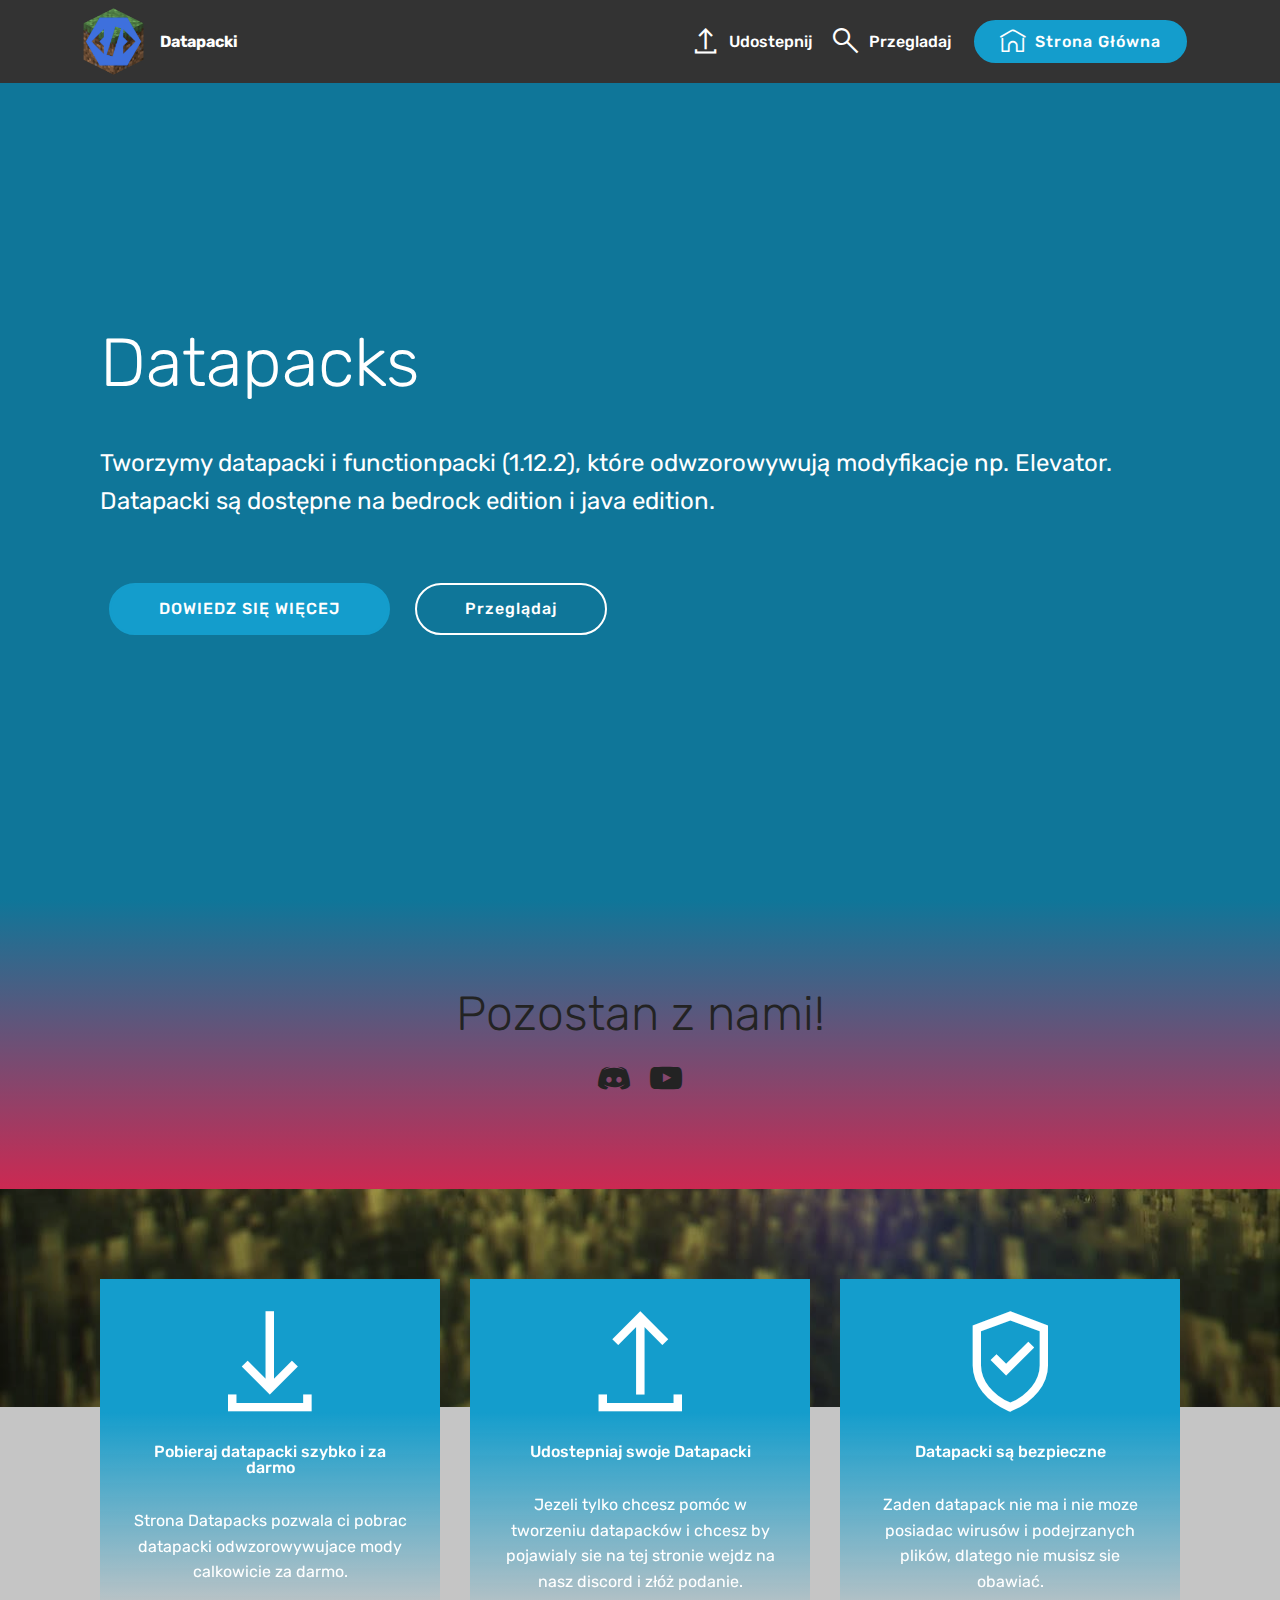
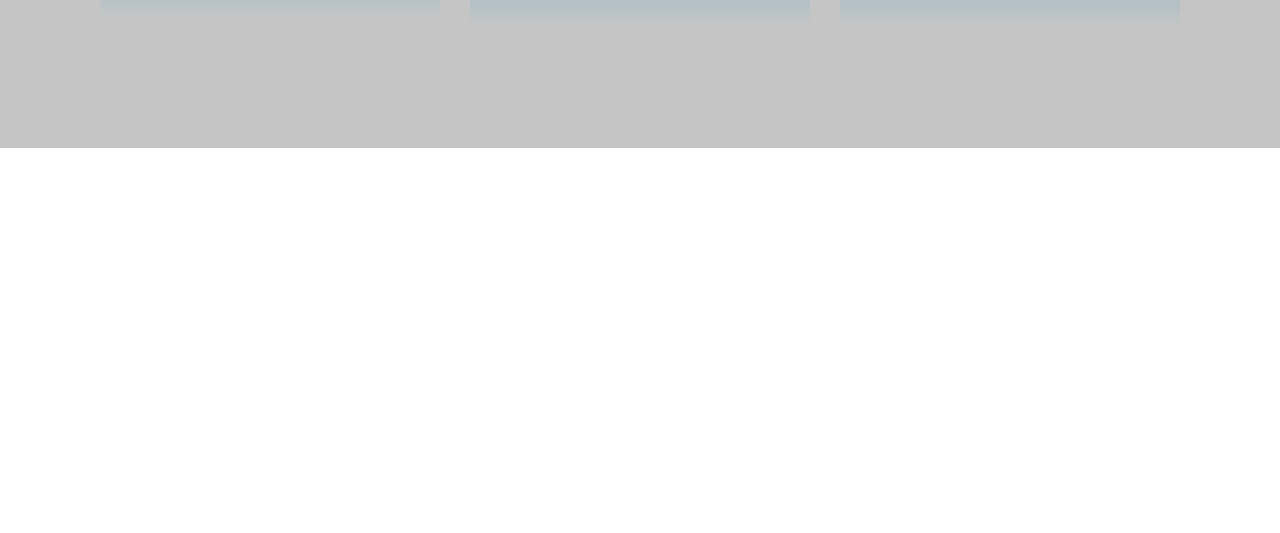
<file: index.html>
<!DOCTYPE html>
<html  >
<head>
  <meta charset="UTF-8">
  <meta http-equiv="X-UA-Compatible" content="IE=edge">
  <meta name="viewport" content="width=device-width, initial-scale=1, minimum-scale=1">
  <link rel="shortcut icon" href="assets/images/images-removebg-preview-1-122x122.png" type="image/x-icon">
  <meta name="description" content="Pobierz datapacki lub je udostepnij">
  
  
  <title>Strona Główna | Datapacks</title>
  <link rel="stylesheet" href="assets/web/assets/mobirise-icons2/mobirise2.css">
  <link rel="stylesheet" href="assets/web/assets/mobirise-icons-bold/mobirise-icons-bold.css">
  <link rel="stylesheet" href="assets/web/assets/mobirise-icons/mobirise-icons.css">
  <link rel="stylesheet" href="assets/bootstrap/css/bootstrap.min.css">
  <link rel="stylesheet" href="assets/bootstrap/css/bootstrap-grid.min.css">
  <link rel="stylesheet" href="assets/bootstrap/css/bootstrap-reboot.min.css">
  <link rel="stylesheet" href="assets/tether/tether.min.css">
  <link rel="stylesheet" href="assets/dropdown/css/style.css">
  <link rel="stylesheet" href="assets/socicon/css/styles.css">
  <link rel="stylesheet" href="assets/theme/css/style.css">
  <link rel="preload" as="style" href="assets/mobirise/css/mbr-additional.css"><link rel="stylesheet" href="assets/mobirise/css/mbr-additional.css" type="text/css">
  
  
  
  
</head>
<body>
  
  <section class="menu cid-qTkzRZLJNu" once="menu" id="menu1-5">

    

    <nav class="navbar navbar-expand beta-menu navbar-dropdown align-items-center navbar-fixed-top navbar-toggleable-sm">
        <button class="navbar-toggler navbar-toggler-right" type="button" data-toggle="collapse" data-target="#navbarSupportedContent" aria-controls="navbarSupportedContent" aria-expanded="false" aria-label="Toggle navigation">
            <div class="hamburger">
                <span></span>
                <span></span>
                <span></span>
                <span></span>
            </div>
        </button>
        <div class="menu-logo">
            <div class="navbar-brand">
                <span class="navbar-logo">
                    
                         <img src="assets/images/images-removebg-preview-1-122x122.png" alt="Mobirise" title="" style="height: 4.2rem;">
                    
                </span>
                <span class="navbar-caption-wrap"><a class="navbar-caption text-white display-4" href="index.html">Datapacki</a></span>
            </div>
        </div>
        <div class="collapse navbar-collapse" id="navbarSupportedContent">
            <ul class="navbar-nav nav-dropdown" data-app-modern-menu="true"><li class="nav-item">
                    <a class="nav-link link text-white display-4" href="page4.html"><span class="mobi-mbri mobi-mbri-upload mbr-iconfont mbr-iconfont-btn"></span>
                        Udostepnij</a>
                </li><li class="nav-item"><a class="nav-link link text-white display-4" href="page2.html"><span class="mobi-mbri mobi-mbri-search mbr-iconfont mbr-iconfont-btn"></span>Przegladaj</a></li></ul>
            <div class="navbar-buttons mbr-section-btn"><a class="btn btn-sm btn-primary display-4" href="index.html#footer4-l"><span class="mbrib-home mbr-iconfont mbr-iconfont-btn"></span>Strona Główna</a></div>
        </div>
    </nav>
</section>

<section class="engine"><a href=""></a></section><section class="header11 cid-s5Sloh1BqN mbr-fullscreen" id="header11-6">

    <!-- Block parameters controls (Blue "Gear" panel) -->
    
    <!-- End block parameters -->

    
    <div class="container align-left">
        <div class="media-container-column mbr-white col-md-12">
            <h3 class="mbr-section-subtitle py-3 mbr-fonts-style display-5">&nbsp;</h3>
            <h1 class="mbr-section-title py-3 mbr-fonts-style display-1">Datapacks</h1>
            <p class="mbr-text py-3 mbr-fonts-style display-5">Tworzymy datapacki i functionpacki (1.12.2), które odwzorowywują modyfikacje np. Elevator. Datapacki są dostępne na bedrock edition i java edition.</p>
            <div class="mbr-section-btn py-4"><a class="btn btn-md btn-primary display-4" href="index.html#features8-z">DOWIEDZ SIĘ WIĘCEJ</a>
                    <a class="btn btn-md btn-white-outline display-4" href="page2.html">Przeglądaj</a></div>
        </div>
    </div>

    
</section>

<section class="cid-s5SB90Izrf" id="social-buttons2-k">

    

    

    <div class="container">
        <div class="media-container-row">
            <div class="col-md-8 align-center">
                <h2 class="pb-3 mbr-fonts-style display-2">Pozostan z nami!
                </h2>
                <div class="social-list pl-0 mb-0">
                    <a href="https://discord.gg/zJKec8d" target="_blank">
                        <span class="px-2 mbr-iconfont mbr-iconfont-social socicon-discord socicon"></span>
                    </a>
                    <a href="https://www.youtube.com/channel/UCJ1cGzTZUThAxtLEqoyDH6A" target="_blank">
                        <span class="px-2 mbr-iconfont mbr-iconfont-social socicon-youtube socicon"></span>
                    </a>
                </div>
            </div>
        </div>
    </div>
</section>

<section class="features8 cid-s5W6mo6mrN mbr-parallax-background" id="features8-z">

    

    <div class="mbr-overlay" style="opacity: 0.2; background-color: rgb(35, 35, 35);">
    </div>

    <div class="container">
        <div class="media-container-row">

            <div class="card col-12 col-md-6 col-lg-4">
                <div class="card-img">
                    <span class="mbr-iconfont mobi-mbri-download mobi-mbri"></span>
                </div>
                <div class="card-box align-center">
                    <h4 class="card-title mbr-fonts-style display-7">Pobieraj datapacki szybko i za darmo</h4>
                    <p class="mbr-text mbr-fonts-style display-7">Strona Datapacks pozwala ci pobrac datapacki odwzorowywujace mody calkowicie za darmo.</p>
                    
                </div>
            </div>

            <div class="card col-12 col-md-6 col-lg-4">
                <div class="card-img">
                    <span class="mbr-iconfont mobi-mbri-upload mobi-mbri"></span>
                </div>
                <div class="card-box align-center">
                    <h4 class="card-title mbr-fonts-style display-7">Udostepniaj swoje Datapacki</h4>
                    <p class="mbr-text mbr-fonts-style display-7">Jezeli tylko chcesz pomóc w tworzeniu datapacków i chcesz by pojawialy sie na tej stronie wejdz na nasz discord i złóż podanie.
                    </p>
                    
                </div>
            </div>

            <div class="card col-12 col-md-6 col-lg-4">
                <div class="card-img">
                    <span class="mbr-iconfont mobi-mbri-protect mobi-mbri"></span>
                </div>
                <div class="card-box align-center">
                    <h4 class="card-title mbr-fonts-style display-7">Datapacki są bezpieczne</h4>
                    <p class="mbr-text mbr-fonts-style display-7">Zaden datapack nie ma i nie moze posiadac wirusów i podejrzanych plików, dlatego nie musisz sie obawiać.
                    </p>
                    
                </div>
            </div>

            
        </div>
    </div>
</section>

<section class="footer4 cid-s5SFBbrsEv mbr-reveal" id="footer4-l">

    

    

    <div class="container">
        <div class="media-container-row content mbr-white">
            <div class="col-md-3 col-sm-4">
                <div class="mb-3 img-logo">
                    <a href="">
                        <img src="assets/images/images-removebg-preview-1-192x192.png" alt="" title="">
                    </a>
                </div>
                <p class="mb-3 mbr-fonts-style foot-title display-4">datapacks<br><br>Strona stworzona przez GDLev</p>
                <p class="mbr-text mbr-fonts-style mbr-links-column display-7"><br><br><br><br></p>
            </div>
            <div class="col-md-4 col-sm-8">
                <p class="mb-4 foot-title mbr-fonts-style display-7">Datapacks</p>
                <p class="mbr-text mbr-fonts-style foot-text display-7">Stworzylismy strone z datapackami z mysla o slabszych komputerach i omijania metody modyfikowania gry. Datapacki wystarczy wgrać do świata i nic więcej! gdy chcesz pograć ze znajomymi wystarczy, że dołączą do twojego świata bez instalowania żadnych dodatkowych plików.<br></p>
            </div>
            <div class="col-md-4 offset-md-1 col-sm-12">
                
                
                
                <p class="mb-4 mbr-fonts-style foot-title display-7">
                    DOŁĄCZ DO NAS
                </p>
                <div class="social-list pl-0 mb-0">
                        <div class="soc-item">
                            <a href="https://discord.gg/zJKec8d" target="_blank">
                                <span class="mbr-iconfont mbr-iconfont-social socicon-discord socicon"></span>
                            </a>
                        </div>
                        <div class="soc-item">
                            <a href="https://www.youtube.com/channel/UCJ1cGzTZUThAxtLEqoyDH6A" target="_blank">
                                <span class="mbr-iconfont mbr-iconfont-social socicon-youtube socicon"></span>
                            </a>
                        </div>
                        
                        
                        
                        
                </div>
            </div>
        </div>
        
    </div>
</section>


  <script src="assets/web/assets/jquery/jquery.min.js"></script>
  <script src="assets/popper/popper.min.js"></script>
  <script src="assets/bootstrap/js/bootstrap.min.js"></script>
  <script src="assets/tether/tether.min.js"></script>
  <script src="assets/smoothscroll/smooth-scroll.js"></script>
  <script src="assets/dropdown/js/nav-dropdown.js"></script>
  <script src="assets/dropdown/js/navbar-dropdown.js"></script>
  <script src="assets/touchswipe/jquery.touch-swipe.min.js"></script>
  <script src="assets/sociallikes/social-likes.js"></script>
  <script src="assets/parallax/jarallax.min.js"></script>
  <script src="assets/theme/js/script.js"></script>
  <script src="assets/formoid/formoid.min.js"></script>
  
  
  
 </body>
</html>
</file>
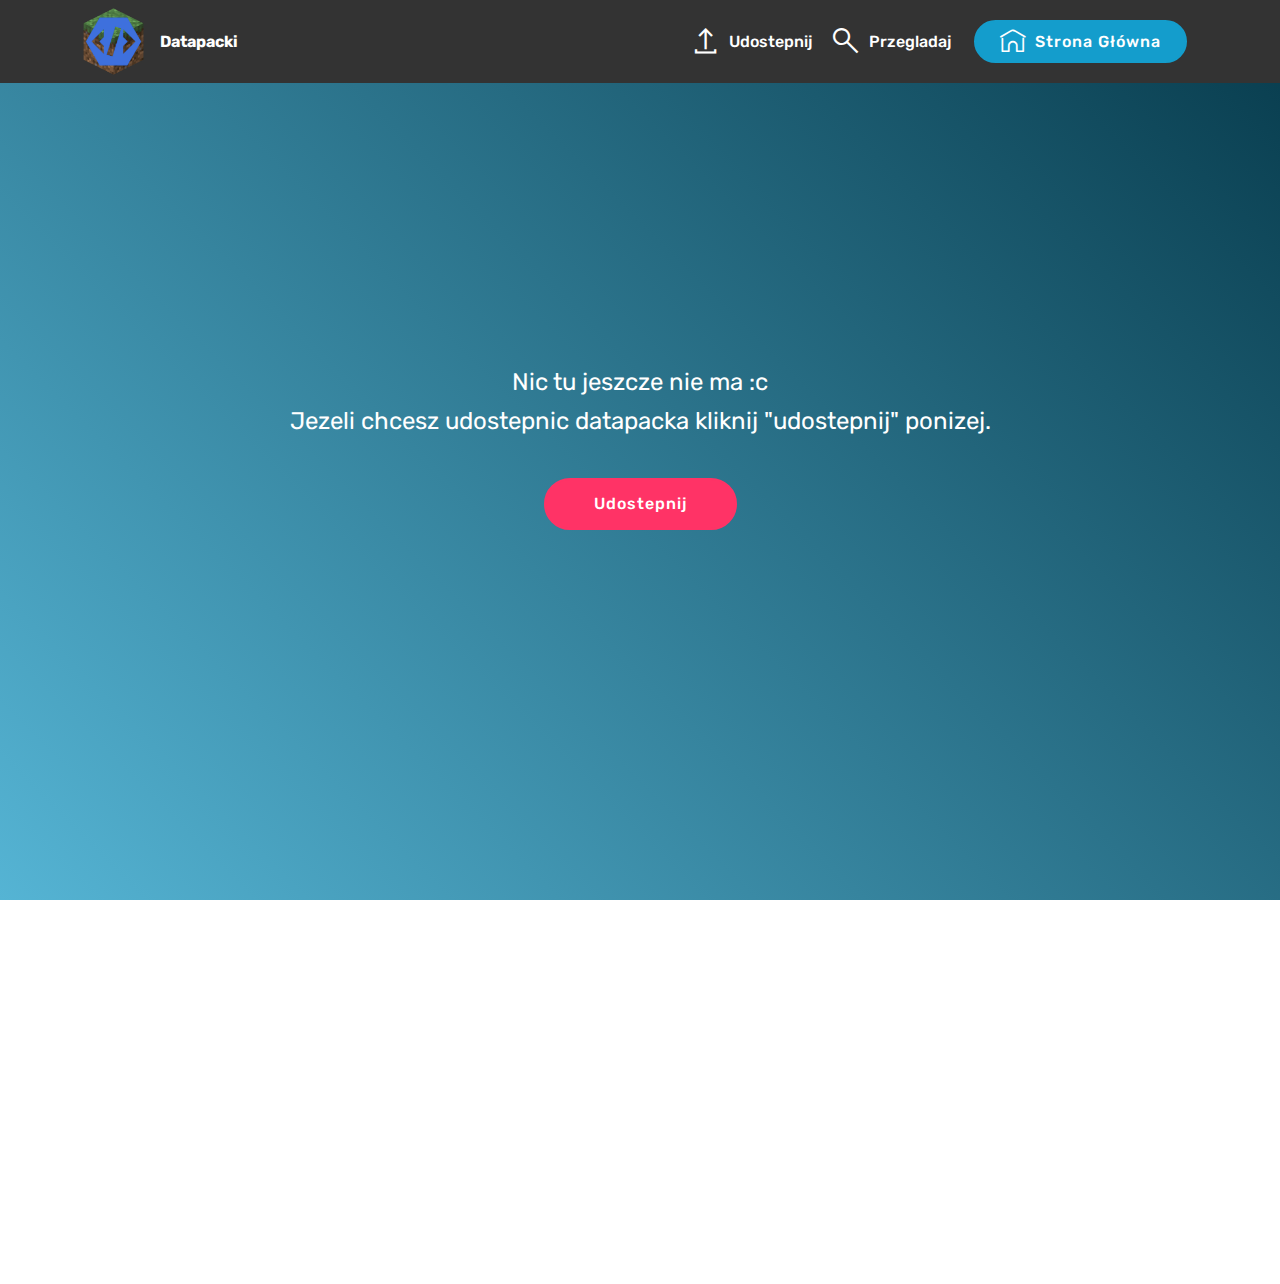
<file: page2.html>
<!DOCTYPE html>
<html  >
<head>
  <meta charset="UTF-8">
  <meta http-equiv="X-UA-Compatible" content="IE=edge">
  <meta name="viewport" content="width=device-width, initial-scale=1, minimum-scale=1">
  <link rel="shortcut icon" href="assets/images/images-removebg-preview-1-122x122.png" type="image/x-icon">
  <meta name="description" content="Przegladaj datapacki">
  
  
  <title>Przegladaj | Datapacks</title>
  <link rel="stylesheet" href="assets/web/assets/mobirise-icons2/mobirise2.css">
  <link rel="stylesheet" href="assets/web/assets/mobirise-icons-bold/mobirise-icons-bold.css">
  <link rel="stylesheet" href="assets/web/assets/mobirise-icons/mobirise-icons.css">
  <link rel="stylesheet" href="assets/bootstrap/css/bootstrap.min.css">
  <link rel="stylesheet" href="assets/bootstrap/css/bootstrap-grid.min.css">
  <link rel="stylesheet" href="assets/bootstrap/css/bootstrap-reboot.min.css">
  <link rel="stylesheet" href="assets/tether/tether.min.css">
  <link rel="stylesheet" href="assets/dropdown/css/style.css">
  <link rel="stylesheet" href="assets/socicon/css/styles.css">
  <link rel="stylesheet" href="assets/theme/css/style.css">
  <link rel="preload" as="style" href="assets/mobirise/css/mbr-additional.css"><link rel="stylesheet" href="assets/mobirise/css/mbr-additional.css" type="text/css">
  
  
  
  
</head>
<body>
  
  <section class="menu cid-qTkzRZLJNu" once="menu" id="menu1-c">

    

    <nav class="navbar navbar-expand beta-menu navbar-dropdown align-items-center navbar-fixed-top navbar-toggleable-sm">
        <button class="navbar-toggler navbar-toggler-right" type="button" data-toggle="collapse" data-target="#navbarSupportedContent" aria-controls="navbarSupportedContent" aria-expanded="false" aria-label="Toggle navigation">
            <div class="hamburger">
                <span></span>
                <span></span>
                <span></span>
                <span></span>
            </div>
        </button>
        <div class="menu-logo">
            <div class="navbar-brand">
                <span class="navbar-logo">
                    
                         <img src="assets/images/images-removebg-preview-1-122x122.png" alt="Mobirise" title="" style="height: 4.2rem;">
                    
                </span>
                <span class="navbar-caption-wrap"><a class="navbar-caption text-white display-4" href="index.html">Datapacki</a></span>
            </div>
        </div>
        <div class="collapse navbar-collapse" id="navbarSupportedContent">
            <ul class="navbar-nav nav-dropdown" data-app-modern-menu="true"><li class="nav-item">
                    <a class="nav-link link text-white display-4" href="page4.html"><span class="mobi-mbri mobi-mbri-upload mbr-iconfont mbr-iconfont-btn"></span>
                        Udostepnij</a>
                </li><li class="nav-item"><a class="nav-link link text-white display-4" href="page2.html"><span class="mobi-mbri mobi-mbri-search mbr-iconfont mbr-iconfont-btn"></span>Przegladaj</a></li></ul>
            <div class="navbar-buttons mbr-section-btn"><a class="btn btn-sm btn-primary display-4" href="index.html#footer4-l"><span class="mbrib-home mbr-iconfont mbr-iconfont-btn"></span>Strona Główna</a></div>
        </div>
    </nav>
</section>

<section class="engine"><a href=""></a></section><section class="header5 cid-s61aCbMSXN mbr-fullscreen" id="header5-18">

    

    
    <div class="container">
        <div class="row justify-content-center">
            <div class="mbr-white col-md-10">
                
                <p class="mbr-text align-center display-5 pb-3 mbr-fonts-style">Nic tu jeszcze nie ma :c
<br>Jezeli chcesz udostepnic datapacka kliknij "udostepnij" ponizej.</p>
                <div class="mbr-section-btn align-center"><a class="btn btn-md btn-secondary display-4" href="page4.html">Udostepnij</a></div>
            </div>
        </div>
    </div>

    
</section>

<section class="footer4 cid-s61c8yDSHL mbr-reveal" id="footer4-1a">

    

    

    <div class="container">
        <div class="media-container-row content mbr-white">
            <div class="col-md-3 col-sm-4">
                <div class="mb-3 img-logo">
                    <a href="">
                        <img src="assets/images/images-removebg-preview-1-192x192.png" alt="" title="">
                    </a>
                </div>
                <p class="mb-3 mbr-fonts-style foot-title display-4">datapacks<br><br>Strona stworzona przez GDLev</p>
                <p class="mbr-text mbr-fonts-style mbr-links-column display-7"><br><br><br><br></p>
            </div>
            <div class="col-md-4 col-sm-8">
                <p class="mb-4 foot-title mbr-fonts-style display-7">Datapacks</p>
                <p class="mbr-text mbr-fonts-style foot-text display-7">Stworzylismy strone z datapackami z mysla o slabszych komputerach i omijania metody modyfikowania gry. Datapacki wystarczy wgrać do świata i nic więcej! gdy chcesz pograć ze znajomymi wystarczy, że dołączą do twojego świata bez instalowania żadnych dodatkowych plików.<br></p>
            </div>
            <div class="col-md-4 offset-md-1 col-sm-12">
                
                
                
                <p class="mb-4 mbr-fonts-style foot-title display-7">
                    DOŁĄCZ DO NAS
                </p>
                <div class="social-list pl-0 mb-0">
                        <div class="soc-item">
                            <a href="https://discord.gg/zJKec8d" target="_blank">
                                <span class="mbr-iconfont mbr-iconfont-social socicon-discord socicon"></span>
                            </a>
                        </div>
                        <div class="soc-item">
                            <a href="https://www.youtube.com/channel/UCJ1cGzTZUThAxtLEqoyDH6A" target="_blank">
                                <span class="mbr-iconfont mbr-iconfont-social socicon-youtube socicon"></span>
                            </a>
                        </div>
                        
                        
                        
                        
                </div>
            </div>
        </div>
        
    </div>
</section>


  <script src="assets/web/assets/jquery/jquery.min.js"></script>
  <script src="assets/popper/popper.min.js"></script>
  <script src="assets/bootstrap/js/bootstrap.min.js"></script>
  <script src="assets/tether/tether.min.js"></script>
  <script src="assets/smoothscroll/smooth-scroll.js"></script>
  <script src="assets/dropdown/js/nav-dropdown.js"></script>
  <script src="assets/dropdown/js/navbar-dropdown.js"></script>
  <script src="assets/touchswipe/jquery.touch-swipe.min.js"></script>
  <script src="assets/theme/js/script.js"></script>
  <script src="assets/formoid/formoid.min.js"></script>
  
  
  
</body>
</html>
</file>
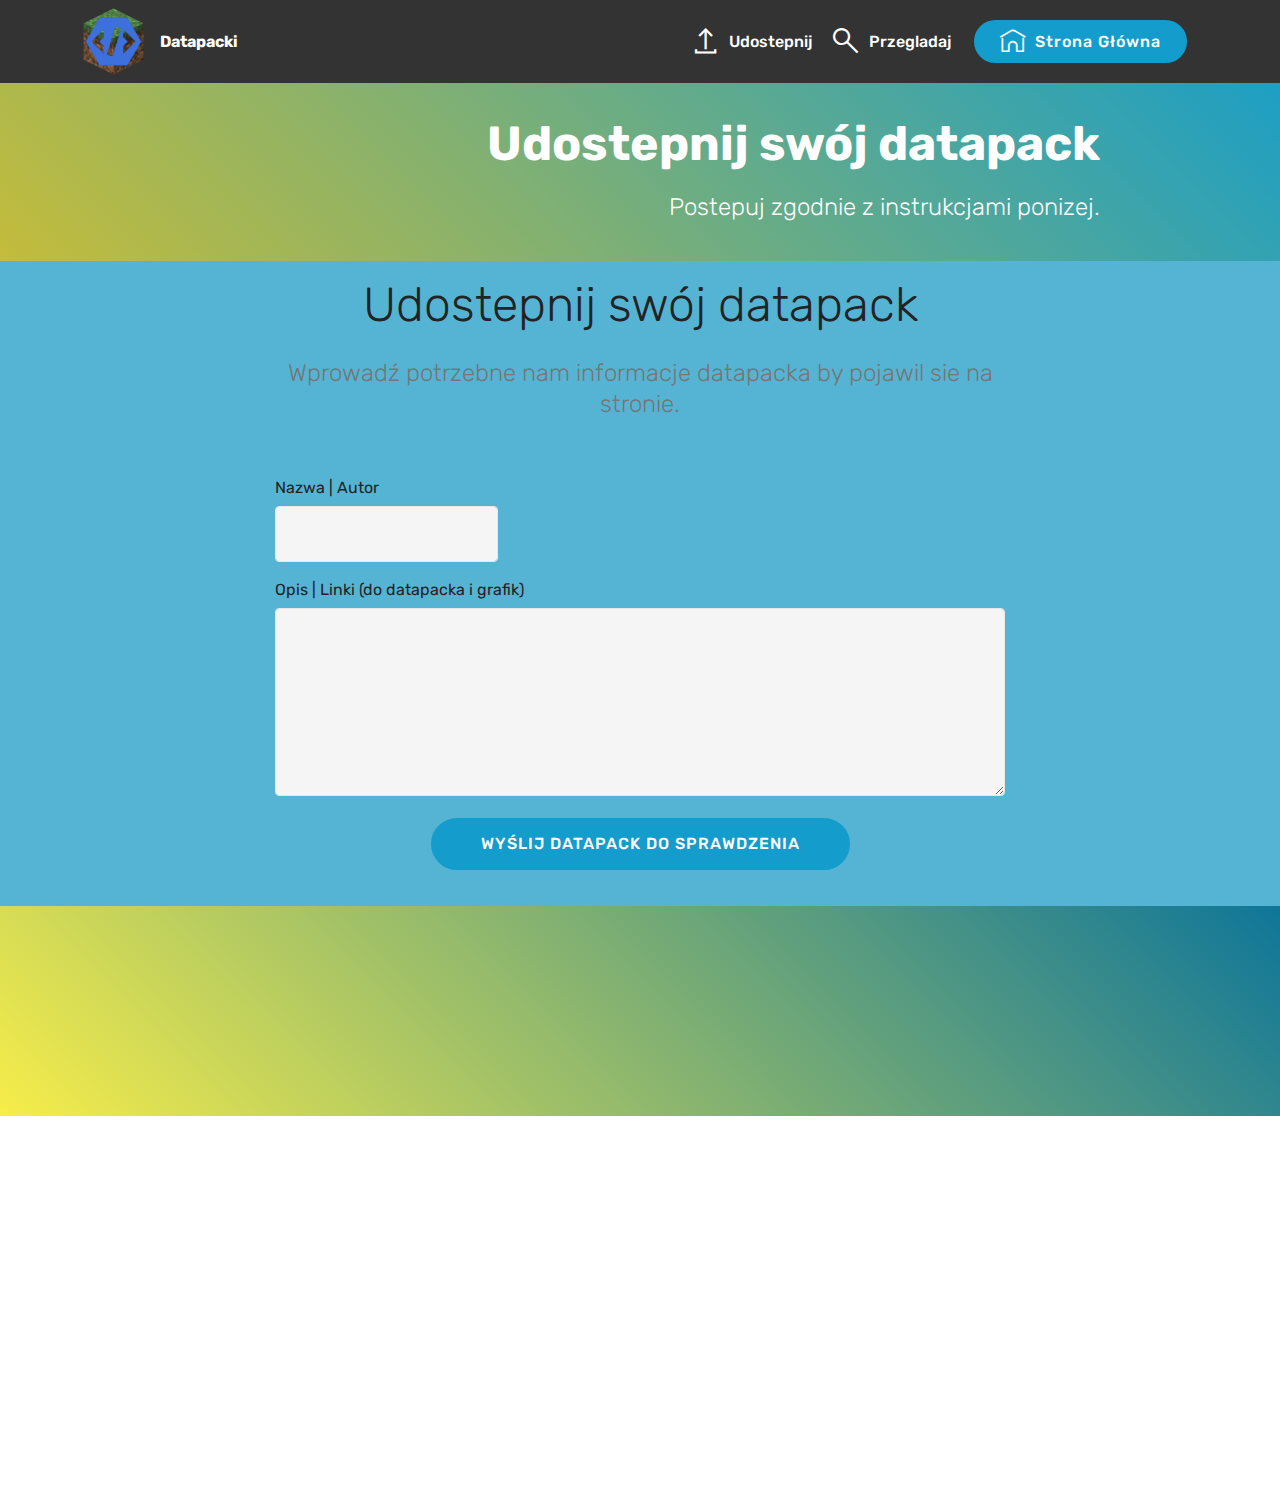
<file: page4.html>
<!DOCTYPE html>
<html  >
<head>
  <meta charset="UTF-8">
  <meta http-equiv="X-UA-Compatible" content="IE=edge">
  <meta name="viewport" content="width=device-width, initial-scale=1, minimum-scale=1">
  <link rel="shortcut icon" href="assets/images/images-removebg-preview-1-122x122.png" type="image/x-icon">
  <meta name="description" content="Udostepnij swoj datapack">
  
  
  <title>udostepnij | Dadapacks</title>
  <link rel="stylesheet" href="assets/web/assets/mobirise-icons2/mobirise2.css">
  <link rel="stylesheet" href="assets/web/assets/mobirise-icons-bold/mobirise-icons-bold.css">
  <link rel="stylesheet" href="assets/web/assets/mobirise-icons/mobirise-icons.css">
  <link rel="stylesheet" href="assets/bootstrap/css/bootstrap.min.css">
  <link rel="stylesheet" href="assets/bootstrap/css/bootstrap-grid.min.css">
  <link rel="stylesheet" href="assets/bootstrap/css/bootstrap-reboot.min.css">
  <link rel="stylesheet" href="assets/tether/tether.min.css">
  <link rel="stylesheet" href="assets/dropdown/css/style.css">
  <link rel="stylesheet" href="assets/socicon/css/styles.css">
  <link rel="stylesheet" href="assets/theme/css/style.css">
  <link rel="preload" as="style" href="assets/mobirise/css/mbr-additional.css"><link rel="stylesheet" href="assets/mobirise/css/mbr-additional.css" type="text/css">
  
  
  
  
</head>
<body>
  
  <section class="menu cid-qTkzRZLJNu" once="menu" id="menu1-11">

    

    <nav class="navbar navbar-expand beta-menu navbar-dropdown align-items-center navbar-fixed-top navbar-toggleable-sm">
        <button class="navbar-toggler navbar-toggler-right" type="button" data-toggle="collapse" data-target="#navbarSupportedContent" aria-controls="navbarSupportedContent" aria-expanded="false" aria-label="Toggle navigation">
            <div class="hamburger">
                <span></span>
                <span></span>
                <span></span>
                <span></span>
            </div>
        </button>
        <div class="menu-logo">
            <div class="navbar-brand">
                <span class="navbar-logo">
                    
                         <img src="assets/images/images-removebg-preview-1-122x122.png" alt="Mobirise" title="" style="height: 4.2rem;">
                    
                </span>
                <span class="navbar-caption-wrap"><a class="navbar-caption text-white display-4" href="index.html">Datapacki</a></span>
            </div>
        </div>
        <div class="collapse navbar-collapse" id="navbarSupportedContent">
            <ul class="navbar-nav nav-dropdown" data-app-modern-menu="true"><li class="nav-item">
                    <a class="nav-link link text-white display-4" href="page4.html"><span class="mobi-mbri mobi-mbri-upload mbr-iconfont mbr-iconfont-btn"></span>
                        Udostepnij</a>
                </li><li class="nav-item"><a class="nav-link link text-white display-4" href="page2.html"><span class="mobi-mbri mobi-mbri-search mbr-iconfont mbr-iconfont-btn"></span>Przegladaj</a></li></ul>
            <div class="navbar-buttons mbr-section-btn"><a class="btn btn-sm btn-primary display-4" href="index.html#footer4-l"><span class="mbrib-home mbr-iconfont mbr-iconfont-btn"></span>Strona Główna</a></div>
        </div>
    </nav>
</section>


    <section class="engine"><a href=""></a></section><section class="mbr-section info2 cid-s5Y2h1nxW5" id="info2-12">

    

    <div class="container">
        <div class="row main justify-content-center">
            <div class="media-container-column col-12 col-lg-3 col-md-4">
                
            </div>
            <div class="media-container-column title col-12 col-lg-7 col-md-6">
                <h2 class="align-right mbr-bold mbr-white pb-3 mbr-fonts-style display-2">Udostepnij swój datapack</h2>
                <h3 class="mbr-section-subtitle align-right mbr-light mbr-white mbr-fonts-style display-5">Postepuj zgodnie z instrukcjami ponizej.
                </h3>
            </div>
        </div>
    </div>
</section>

<section class="mbr-section form1 cid-s5Y2VDv7YN" id="form1-13">

    

    
    <div class="container">
        <div class="row justify-content-center">
            <div class="title col-12 col-lg-8">
                <h2 class="mbr-section-title align-center pb-3 mbr-fonts-style display-2">Udostepnij swój datapack</h2>
                <h3 class="mbr-section-subtitle align-center mbr-light pb-3 mbr-fonts-style display-5">Wprowadź potrzebne nam informacje datapacka by pojawil sie na stronie.
                </h3>
            </div>
        </div>
    </div>
    <div class="container">
        <div class="row justify-content-center">
            <div class="media-container-column col-lg-8" data-form-type="formoid">
                <!---Formbuilder Form--->
                <form action="" method="POST" class="mbr-form form-with-styler" data-form-title=""><input type="hidden" name="email" data-form-email="true" value="p0yG/sGxXQmTa1HKoNekExKPzkEP1ySl8PdSSg14oIaKJ8am+yXmopaC9OrZvJky14hFpRzLnxzvQhWIjRBDDwHHR3Fp8UtAeg+OvsWfcUfCBQqQ9vY6fbM1WyuaoYGN">
                    <div class="row">
                        <div hidden="hidden" data-form-alert="" class="alert alert-success col-12">Datapack zostal wyslany do sprawdzenia!</div>
                        <div hidden="hidden" data-form-alert-danger="" class="alert alert-danger col-12">
                        </div>
                    </div>
                    <div class="dragArea row">
                        <div class="col-md-4  form-group" data-for="name">
                            <label for="name-form1-13" class="form-control-label mbr-fonts-style display-7">Nazwa | Autor</label>
                            <input type="text" name="name" data-form-field="Name" required="required" class="form-control display-7" id="name-form1-13">
                        </div>
                        
                        
                        <div data-for="message" class="col-md-12 form-group">
                            <label for="message-form1-13" class="form-control-label mbr-fonts-style display-7">Opis | Linki (do datapacka i grafik)</label>
                            <textarea name="message" data-form-field="Message" class="form-control display-7" id="message-form1-13"></textarea>
                        </div>
                        <div class="col-md-12 input-group-btn align-center"><button type="submit" class="btn btn-primary btn-form display-4">WYŚLIJ DATAPACK DO SPRAWDZENIA</button></div>
                    </div>
                </form><!---Formbuilder Form--->
            </div>
        </div>
    </div>
</section>

<section class="header5 cid-s5YnbACXGQ" id="header5-16">

    

    
    <div class="container">
        <div class="row justify-content-center">
            <div class="mbr-white col-md-10">
                
                
                
            </div>
        </div>
    </div>

    
</section>

<section class="footer4 cid-s61bYSlrxr mbr-reveal" id="footer4-19">

    

    

    <div class="container">
        <div class="media-container-row content mbr-white">
            <div class="col-md-3 col-sm-4">
                <div class="mb-3 img-logo">
                    <a href="">
                        <img src="assets/images/images-removebg-preview-1-192x192.png" alt="" title="">
                    </a>
                </div>
                <p class="mb-3 mbr-fonts-style foot-title display-4">datapacks<br><br>Strona stworzona przez GDLev</p>
                <p class="mbr-text mbr-fonts-style mbr-links-column display-7"><br><br><br><br></p>
            </div>
            <div class="col-md-4 col-sm-8">
                <p class="mb-4 foot-title mbr-fonts-style display-7">Datapacks</p>
                <p class="mbr-text mbr-fonts-style foot-text display-7">Stworzylismy strone z datapackami z mysla o slabszych komputerach i omijania metody modyfikowania gry. Datapacki wystarczy wgrać do świata i nic więcej! gdy chcesz pograć ze znajomymi wystarczy, że dołączą do twojego świata bez instalowania żadnych dodatkowych plików.<br></p>
            </div>
            <div class="col-md-4 offset-md-1 col-sm-12">
                
                
                
                <p class="mb-4 mbr-fonts-style foot-title display-7">
                    DOŁĄCZ DO NAS
                </p>
                <div class="social-list pl-0 mb-0">
                        <div class="soc-item">
                            <a href="https://discord.gg/zJKec8d" target="_blank">
                                <span class="mbr-iconfont mbr-iconfont-social socicon-discord socicon"></span>
                            </a>
                        </div>
                        <div class="soc-item">
                            <a href="https://www.youtube.com/channel/UCJ1cGzTZUThAxtLEqoyDH6A" target="_blank">
                                <span class="mbr-iconfont mbr-iconfont-social socicon-youtube socicon"></span>
                            </a>
                        </div>
                        
                        
                        
                        
                </div>
            </div>
        </div>
        
    </div>
</section>


  <script src="assets/web/assets/jquery/jquery.min.js"></script>
  <script src="assets/popper/popper.min.js"></script>
  <script src="assets/bootstrap/js/bootstrap.min.js"></script>
  <script src="assets/tether/tether.min.js"></script>
  <script src="assets/smoothscroll/smooth-scroll.js"></script>
  <script src="assets/dropdown/js/nav-dropdown.js"></script>
  <script src="assets/dropdown/js/navbar-dropdown.js"></script>
  <script src="assets/touchswipe/jquery.touch-swipe.min.js"></script>
  <script src="assets/theme/js/script.js"></script>
  <script src="assets/formoid/formoid.min.js"></script>
  
  
  
</body>
</html>
</file>
<file: assets/web/assets/mobirise-icons2/mobirise2.css>
@font-face {
  font-family: 'Moririse2';
  font-display: swap;
  src:  url('mobirise2.eot?f2bix4');
  src:  url('mobirise2.eot?f2bix4#iefix') format('embedded-opentype'),
    url('mobirise2.ttf?f2bix4') format('truetype'),
    url('mobirise2.woff?f2bix4') format('woff'),
    url('mobirise2.svg?f2bix4#mobirise2') format('svg');
  font-weight: normal;
  font-style: normal;
}

[class^="mobi-"], [class*=" mobi-"] {
  /* use !important to prevent issues with browser extensions that change fonts */
  font-family: 'Moririse2' !important;
  speak: none;
  font-style: normal;
  font-weight: normal;
  font-variant: normal;
  text-transform: none;
  line-height: 1;

  /* Better Font Rendering =========== */
  -webkit-font-smoothing: antialiased;
  -moz-osx-font-smoothing: grayscale;
}

.mobi-mbri-add-submenu:before {
  content: "\e900";
}
.mobi-mbri-alert:before {
  content: "\e901";
}
.mobi-mbri-align-center:before {
  content: "\e902";
}
.mobi-mbri-align-justify:before {
  content: "\e903";
}
.mobi-mbri-align-left:before {
  content: "\e904";
}
.mobi-mbri-align-right:before {
  content: "\e905";
}
.mobi-mbri-android:before {
  content: "\e906";
}
.mobi-mbri-apple:before {
  content: "\e907";
}
.mobi-mbri-arrow-down:before {
  content: "\e908";
}
.mobi-mbri-arrow-next:before {
  content: "\e909";
}
.mobi-mbri-arrow-prev:before {
  content: "\e90a";
}
.mobi-mbri-arrow-up:before {
  content: "\e90b";
}
.mobi-mbri-bold:before {
  content: "\e90c";
}
.mobi-mbri-bookmark:before {
  content: "\e90d";
}
.mobi-mbri-bootstrap:before {
  content: "\e90e";
}
.mobi-mbri-briefcase:before {
  content: "\e90f";
}
.mobi-mbri-browse:before {
  content: "\e910";
}
.mobi-mbri-bulleted-list:before {
  content: "\e911";
}
.mobi-mbri-calendar:before {
  content: "\e912";
}
.mobi-mbri-camera:before {
  content: "\e913";
}
.mobi-mbri-cart-add:before {
  content: "\e914";
}
.mobi-mbri-cart-full:before {
  content: "\e915";
}
.mobi-mbri-cash:before {
  content: "\e916";
}
.mobi-mbri-change-style:before {
  content: "\e917";
}
.mobi-mbri-chat:before {
  content: "\e918";
}
.mobi-mbri-clock:before {
  content: "\e919";
}
.mobi-mbri-close:before {
  content: "\e91a";
}
.mobi-mbri-cloud:before {
  content: "\e91b";
}
.mobi-mbri-code:before {
  content: "\e91c";
}
.mobi-mbri-contact-form:before {
  content: "\e91d";
}
.mobi-mbri-credit-card:before {
  content: "\e91e";
}
.mobi-mbri-cursor-click:before {
  content: "\e91f";
}
.mobi-mbri-cust-feedback:before {
  content: "\e920";
}
.mobi-mbri-database:before {
  content: "\e921";
}
.mobi-mbri-delivery:before {
  content: "\e922";
}
.mobi-mbri-desktop:before {
  content: "\e923";
}
.mobi-mbri-devices:before {
  content: "\e924";
}
.mobi-mbri-down:before {
  content: "\e925";
}
.mobi-mbri-download-2:before {
  content: "\e926";
}
.mobi-mbri-download:before {
  content: "\e927";
}
.mobi-mbri-drag-n-drop-2:before {
  content: "\e928";
}
.mobi-mbri-drag-n-drop:before {
  content: "\e929";
}
.mobi-mbri-edit-2:before {
  content: "\e92a";
}
.mobi-mbri-edit:before {
  content: "\e92b";
}
.mobi-mbri-error:before {
  content: "\e92c";
}
.mobi-mbri-extension:before {
  content: "\e92d";
}
.mobi-mbri-features:before {
  content: "\e92e";
}
.mobi-mbri-file:before {
  content: "\e92f";
}
.mobi-mbri-flag:before {
  content: "\e930";
}
.mobi-mbri-folder:before {
  content: "\e931";
}
.mobi-mbri-gift:before {
  content: "\e932";
}
.mobi-mbri-github:before {
  content: "\e933";
}
.mobi-mbri-globe-2:before {
  content: "\e934";
}
.mobi-mbri-globe:before {
  content: "\e935";
}
.mobi-mbri-growing-chart:before {
  content: "\e936";
}
.mobi-mbri-hearth:before {
  content: "\e937";
}
.mobi-mbri-help:before {
  content: "\e938";
}
.mobi-mbri-home:before {
  content: "\e939";
}
.mobi-mbri-hot-cup:before {
  content: "\e93a";
}
.mobi-mbri-idea:before {
  content: "\e93b";
}
.mobi-mbri-image-gallery:before {
  content: "\e93c";
}
.mobi-mbri-image-slider:before {
  content: "\e93d";
}
.mobi-mbri-info:before {
  content: "\e93e";
}
.mobi-mbri-italic:before {
  content: "\e93f";
}
.mobi-mbri-key:before {
  content: "\e940";
}
.mobi-mbri-laptop:before {
  content: "\e941";
}
.mobi-mbri-layers:before {
  content: "\e942";
}
.mobi-mbri-left-right:before {
  content: "\e943";
}
.mobi-mbri-left:before {
  content: "\e944";
}
.mobi-mbri-letter:before {
  content: "\e945";
}
.mobi-mbri-like:before {
  content: "\e946";
}
.mobi-mbri-link:before {
  content: "\e947";
}
.mobi-mbri-lock:before {
  content: "\e948";
}
.mobi-mbri-login:before {
  content: "\e949";
}
.mobi-mbri-logout:before {
  content: "\e94a";
}
.mobi-mbri-magic-stick:before {
  content: "\e94b";
}
.mobi-mbri-map-pin:before {
  content: "\e94c";
}
.mobi-mbri-menu:before {
  content: "\e94d";
}
.mobi-mbri-mobile-2:before {
  content: "\e94e";
}
.mobi-mbri-mobile-horizontal:before {
  content: "\e94f";
}
.mobi-mbri-mobile:before {
  content: "\e950";
}
.mobi-mbri-mobirise:before {
  content: "\e951";
}
.mobi-mbri-more-horizontal:before {
  content: "\e952";
}
.mobi-mbri-more-vertical:before {
  content: "\e953";
}
.mobi-mbri-music:before {
  content: "\e954";
}
.mobi-mbri-new-file:before {
  content: "\e955";
}
.mobi-mbri-numbered-list:before {
  content: "\e956";
}
.mobi-mbri-opened-folder:before {
  content: "\e957";
}
.mobi-mbri-pages:before {
  content: "\e958";
}
.mobi-mbri-paper-plane:before {
  content: "\e959";
}
.mobi-mbri-paperclip:before {
  content: "\e95a";
}
.mobi-mbri-phone:before {
  content: "\e95b";
}
.mobi-mbri-photo:before {
  content: "\e95c";
}
.mobi-mbri-photos:before {
  content: "\e95d";
}
.mobi-mbri-pin:before {
  content: "\e95e";
}
.mobi-mbri-play:before {
  content: "\e95f";
}
.mobi-mbri-plus:before {
  content: "\e960";
}
.mobi-mbri-preview:before {
  content: "\e961";
}
.mobi-mbri-print:before {
  content: "\e962";
}
.mobi-mbri-protect:before {
  content: "\e963";
}
.mobi-mbri-question:before {
  content: "\e964";
}
.mobi-mbri-quote-left:before {
  content: "\e965";
}
.mobi-mbri-quote-right:before {
  content: "\e966";
}
.mobi-mbri-redo:before {
  content: "\e967";
}
.mobi-mbri-refresh:before {
  content: "\e968";
}
.mobi-mbri-responsive-2:before {
  content: "\e969";
}
.mobi-mbri-responsive:before {
  content: "\e96a";
}
.mobi-mbri-right:before {
  content: "\e96b";
}
.mobi-mbri-rocket:before {
  content: "\e96c";
}
.mobi-mbri-sad-face:before {
  content: "\e96d";
}
.mobi-mbri-sale:before {
  content: "\e96e";
}
.mobi-mbri-save:before {
  content: "\e96f";
}
.mobi-mbri-search:before {
  content: "\e970";
}
.mobi-mbri-setting-2:before {
  content: "\e971";
}
.mobi-mbri-setting-3:before {
  content: "\e972";
}
.mobi-mbri-setting:before {
  content: "\e973";
}
.mobi-mbri-share:before {
  content: "\e974";
}
.mobi-mbri-shopping-bag:before {
  content: "\e975";
}
.mobi-mbri-shopping-basket:before {
  content: "\e976";
}
.mobi-mbri-shopping-cart:before {
  content: "\e977";
}
.mobi-mbri-sites:before {
  content: "\e978";
}
.mobi-mbri-smile-face:before {
  content: "\e979";
}
.mobi-mbri-speed:before {
  content: "\e97a";
}
.mobi-mbri-star:before {
  content: "\e97b";
}
.mobi-mbri-success:before {
  content: "\e97c";
}
.mobi-mbri-sun:before {
  content: "\e97d";
}
.mobi-mbri-sun2:before {
  content: "\e97e";
}
.mobi-mbri-tablet-vertical:before {
  content: "\e97f";
}
.mobi-mbri-tablet:before {
  content: "\e980";
}
.mobi-mbri-target:before {
  content: "\e981";
}
.mobi-mbri-timer:before {
  content: "\e982";
}
.mobi-mbri-to-ftp:before {
  content: "\e983";
}
.mobi-mbri-to-local-drive:before {
  content: "\e984";
}
.mobi-mbri-touch-swipe:before {
  content: "\e985";
}
.mobi-mbri-touch:before {
  content: "\e986";
}
.mobi-mbri-trash:before {
  content: "\e987";
}
.mobi-mbri-underline:before {
  content: "\e988";
}
.mobi-mbri-undo:before {
  content: "\e989";
}
.mobi-mbri-unlink:before {
  content: "\e98a";
}
.mobi-mbri-unlock:before {
  content: "\e98b";
}
.mobi-mbri-up-down:before {
  content: "\e98c";
}
.mobi-mbri-up:before {
  content: "\e98d";
}
.mobi-mbri-update:before {
  content: "\e98e";
}
.mobi-mbri-upload-2:before {
  content: "\e98f";
}
.mobi-mbri-upload:before {
  content: "\e990";
}
.mobi-mbri-user-2:before {
  content: "\e991";
}
.mobi-mbri-user:before {
  content: "\e992";
}
.mobi-mbri-users:before {
  content: "\e993";
}
.mobi-mbri-video-play:before {
  content: "\e994";
}
.mobi-mbri-video:before {
  content: "\e995";
}
.mobi-mbri-watch:before {
  content: "\e996";
}
.mobi-mbri-website-theme-2:before {
  content: "\e997";
}
.mobi-mbri-website-theme:before {
  content: "\e998";
}
.mobi-mbri-wifi:before {
  content: "\e999";
}
.mobi-mbri-windows:before {
  content: "\e99a";
}
.mobi-mbri-zoom-in:before {
  content: "\e99b";
}
.mobi-mbri-zoom-out:before {
  content: "\e99c";
}
</file>
<file: assets/web/assets/mobirise-icons-bold/mobirise-icons-bold.css>
@font-face {
  font-family: 'mobirise-icons-bold';
  font-display: swap;
  src:  url('mobirise-icons-bold.eot?m1l4yr');
  src:  url('mobirise-icons-bold.eot?m1l4yr#iefix') format('embedded-opentype'),
    url('mobirise-icons-bold.ttf?m1l4yr') format('truetype'),
    url('mobirise-icons-bold.woff?m1l4yr') format('woff'),
    url('mobirise-icons-bold.svg?m1l4yr#mobirise-icons-bold') format('svg');
  font-weight: normal;
  font-style: normal;
}

[class^="mbrib-"], [class*="mbrib-"] {
  /* use !important to prevent issues with browser extensions that change fonts */
  font-family: 'mobirise-icons-bold' !important;
  speak: none;
  font-style: normal;
  font-weight: normal;
  font-variant: normal;
  text-transform: none;
  line-height: 1;

  /* Better Font Rendering =========== */
  -webkit-font-smoothing: antialiased;
  -moz-osx-font-smoothing: grayscale;
}

.mbrib-add-submenu:before {
  content: "\e900";
}
.mbrib-alert:before {
  content: "\e901";
}
.mbrib-align-center:before {
  content: "\e902";
}
.mbrib-align-justify:before {
  content: "\e903";
}
.mbrib-align-left:before {
  content: "\e904";
}
.mbrib-align-right:before {
  content: "\e905";
}
.mbrib-android:before {
  content: "\e906";
}
.mbrib-apple:before {
  content: "\e907";
}
.mbrib-arrow-down:before {
  content: "\e908";
}
.mbrib-arrow-next:before {
  content: "\e909";
}
.mbrib-arrow-prev:before {
  content: "\e90a";
}
.mbrib-arrow-up:before {
  content: "\e90b";
}
.mbrib-bold:before {
  content: "\e90c";
}
.mbrib-bookmark:before {
  content: "\e90d";
}
.mbrib-bootstrap:before {
  content: "\e90e";
}
.mbrib-briefcase:before {
  content: "\e90f";
}
.mbrib-browse:before {
  content: "\e910";
}
.mbrib-bulleted-list:before {
  content: "\e911";
}
.mbrib-calendar:before {
  content: "\e912";
}
.mbrib-camera:before {
  content: "\e913";
}
.mbrib-cart-add:before {
  content: "\e914";
}
.mbrib-cart-full:before {
  content: "\e915";
}
.mbrib-cash:before {
  content: "\e916";
}
.mbrib-change-style:before {
  content: "\e917";
}
.mbrib-chat:before {
  content: "\e918";
}
.mbrib-clock:before {
  content: "\e919";
}
.mbrib-close:before {
  content: "\e91a";
}
.mbrib-cloud:before {
  content: "\e91b";
}
.mbrib-code:before {
  content: "\e91c";
}
.mbrib-contact-form:before {
  content: "\e91d";
}
.mbrib-credit-card:before {
  content: "\e91e";
}
.mbrib-cursor-click:before {
  content: "\e91f";
}
.mbrib-cust-feedback:before {
  content: "\e920";
}
.mbrib-database:before {
  content: "\e921";
}
.mbrib-delivery:before {
  content: "\e922";
}
.mbrib-desktop:before {
  content: "\e923";
}
.mbrib-devices:before {
  content: "\e924";
}
.mbrib-down:before {
  content: "\e925";
}
.mbrib-download:before {
  content: "\e926";
}
.mbrib-drag-n-drop:before {
  content: "\e927";
}
.mbrib-drag-n-drop2:before {
  content: "\e928";
}
.mbrib-edit:before {
  content: "\e929";
}
.mbrib-edit2:before {
  content: "\e92a";
}
.mbrib-error:before {
  content: "\e92b";
}
.mbrib-extension:before {
  content: "\e92c";
}
.mbrib-features:before {
  content: "\e92d";
}
.mbrib-file:before {
  content: "\e92e";
}
.mbrib-flag:before {
  content: "\e92f";
}
.mbrib-folder:before {
  content: "\e930";
}
.mbrib-gift:before {
  content: "\e931";
}
.mbrib-github:before {
  content: "\e932";
}
.mbrib-globe-2:before {
  content: "\e933";
}
.mbrib-globe:before {
  content: "\e934";
}
.mbrib-growing-chart:before {
  content: "\e935";
}
.mbrib-hearth:before {
  content: "\e936";
}
.mbrib-help:before {
  content: "\e937";
}
.mbrib-home:before {
  content: "\e938";
}
.mbrib-hot-cup:before {
  content: "\e939";
}
.mbrib-idea:before {
  content: "\e93a";
}
.mbrib-image-gallery:before {
  content: "\e93b";
}
.mbrib-image-slider:before {
  content: "\e93c";
}
.mbrib-info:before {
  content: "\e93d";
}
.mbrib-italic:before {
  content: "\e93e";
}
.mbrib-key:before {
  content: "\e93f";
}
.mbrib-laptop:before {
  content: "\e940";
}
.mbrib-layers:before {
  content: "\e941";
}
.mbrib-left-right:before {
  content: "\e942";
}
.mbrib-left:before {
  content: "\e943";
}
.mbrib-letter:before {
  content: "\e944";
}
.mbrib-like:before {
  content: "\e945";
}
.mbrib-link:before {
  content: "\e946";
}
.mbrib-lock:before {
  content: "\e947";
}
.mbrib-login:before {
  content: "\e948";
}
.mbrib-logout:before {
  content: "\e949";
}
.mbrib-magic-stick:before {
  content: "\e94a";
}
.mbrib-map-pin:before {
  content: "\e94b";
}
.mbrib-menu:before {
  content: "\e94c";
}
.mbrib-mobile:before {
  content: "\e94d";
}
.mbrib-mobile2:before {
  content: "\e94e";
}
.mbrib-mobirise:before {
  content: "\e94f";
}
.mbrib-more-horizontal:before {
  content: "\e950";
}
.mbrib-more-vertical:before {
  content: "\e951";
}
.mbrib-music:before {
  content: "\e952";
}
.mbrib-new-file:before {
  content: "\e953";
}
.mbrib-numbered-list:before {
  content: "\e954";
}
.mbrib-opened-folder:before {
  content: "\e955";
}
.mbrib-pages:before {
  content: "\e956";
}
.mbrib-paper-plane:before {
  content: "\e957";
}
.mbrib-paperclip:before {
  content: "\e958";
}
.mbrib-photo:before {
  content: "\e959";
}
.mbrib-photos:before {
  content: "\e95a";
}
.mbrib-pin:before {
  content: "\e95b";
}
.mbrib-play:before {
  content: "\e95c";
}
.mbrib-plus:before {
  content: "\e95d";
}
.mbrib-preview:before {
  content: "\e95e";
}
.mbrib-print:before {
  content: "\e95f";
}
.mbrib-protect:before {
  content: "\e960";
}
.mbrib-question:before {
  content: "\e961";
}
.mbrib-quote-left:before {
  content: "\e962";
}
.mbrib-quote-right:before {
  content: "\e963";
}
.mbrib-redo:before {
  content: "\e964";
}
.mbrib-refresh:before {
  content: "\e965";
}
.mbrib-responsive:before {
  content: "\e966";
}
.mbrib-right:before {
  content: "\e967";
}
.mbrib-rocket:before {
  content: "\e968";
}
.mbrib-sad-face:before {
  content: "\e969";
}
.mbrib-sale:before {
  content: "\e96a";
}
.mbrib-save:before {
  content: "\e96b";
}
.mbrib-search:before {
  content: "\e96c";
}
.mbrib-setting:before {
  content: "\e96d";
}
.mbrib-setting2:before {
  content: "\e96e";
}
.mbrib-setting3:before {
  content: "\e96f";
}
.mbrib-share:before {
  content: "\e970";
}
.mbrib-shopping-bag:before {
  content: "\e971";
}
.mbrib-shopping-basket:before {
  content: "\e972";
}
.mbrib-shopping-cart:before {
  content: "\e973";
}
.mbrib-sites:before {
  content: "\e974";
}
.mbrib-smile-face:before {
  content: "\e975";
}
.mbrib-speed:before {
  content: "\e976";
}
.mbrib-star:before {
  content: "\e977";
}
.mbrib-success:before {
  content: "\e978";
}
.mbrib-sun:before {
  content: "\e979";
}
.mbrib-sun2:before {
  content: "\e97a";
}
.mbrib-tablet-vertical:before {
  content: "\e97b";
}
.mbrib-tablet:before {
  content: "\e97c";
}
.mbrib-target:before {
  content: "\e97d";
}
.mbrib-timer:before {
  content: "\e97e";
}
.mbrib-to-ftp:before {
  content: "\e97f";
}
.mbrib-to-local-drive:before {
  content: "\e980";
}
.mbrib-touch-swipe:before {
  content: "\e981";
}
.mbrib-touch:before {
  content: "\e982";
}
.mbrib-trash:before {
  content: "\e983";
}
.mbrib-underline:before {
  content: "\e984";
}
.mbrib-undo:before {
  content: "\e985";
}
.mbrib-unlink:before {
  content: "\e986";
}
.mbrib-unlock:before {
  content: "\e987";
}
.mbrib-up-down:before {
  content: "\e988";
}
.mbrib-up:before {
  content: "\e989";
}
.mbrib-update:before {
  content: "\e98a";
}
.mbrib-upload:before {
  content: "\e98b";
}
.mbrib-user:before {
  content: "\e98c";
}
.mbrib-user2:before {
  content: "\e98d";
}
.mbrib-users:before {
  content: "\e98e";
}
.mbrib-video-play:before {
  content: "\e98f";
}
.mbrib-video:before {
  content: "\e990";
}
.mbrib-watch:before {
  content: "\e991";
}
.mbrib-website-theme:before {
  content: "\e992";
}
.mbrib-wifi:before {
  content: "\e993";
}
.mbrib-windows:before {
  content: "\e994";
}
.mbrib-zoom-out:before {
  content: "\e995";
}
</file>
<file: assets/web/assets/mobirise-icons/mobirise-icons.css>
@font-face {
  font-family: 'MobiriseIcons';
  src:  url('mobirise-icons.eot?spat4u');
  src:  url('mobirise-icons.eot?spat4u#iefix') format('embedded-opentype'),
    url('mobirise-icons.ttf?spat4u') format('truetype'),
    url('mobirise-icons.woff?spat4u') format('woff'),
    url('mobirise-icons.svg?spat4u#MobiriseIcons') format('svg');
  font-weight: normal;
  font-style: normal;
  font-display: swap;
}

[class^="mbri-"], [class*=" mbri-"] {
  /* use !important to prevent issues with browser extensions that change fonts */
  font-family: MobiriseIcons !important;
  speak: none;
  font-style: normal;
  font-weight: normal;
  font-variant: normal;
  text-transform: none;
  line-height: 1;

  /* Better Font Rendering =========== */
  -webkit-font-smoothing: antialiased;
  -moz-osx-font-smoothing: grayscale;
}

.mbri-add-submenu:before {
  content: "\e900";
}
.mbri-alert:before {
  content: "\e901";
}
.mbri-align-center:before {
  content: "\e902";
}
.mbri-align-justify:before {
  content: "\e903";
}
.mbri-align-left:before {
  content: "\e904";
}
.mbri-align-right:before {
  content: "\e905";
}
.mbri-android:before {
  content: "\e906";
}
.mbri-apple:before {
  content: "\e907";
}
.mbri-arrow-down:before {
  content: "\e908";
}
.mbri-arrow-next:before {
  content: "\e909";
}
.mbri-arrow-prev:before {
  content: "\e90a";
}
.mbri-arrow-up:before {
  content: "\e90b";
}
.mbri-bold:before {
  content: "\e90c";
}
.mbri-bookmark:before {
  content: "\e90d";
}
.mbri-bootstrap:before {
  content: "\e90e";
}
.mbri-briefcase:before {
  content: "\e90f";
}
.mbri-browse:before {
  content: "\e910";
}
.mbri-bulleted-list:before {
  content: "\e911";
}
.mbri-calendar:before {
  content: "\e912";
}
.mbri-camera:before {
  content: "\e913";
}
.mbri-cart-add:before {
  content: "\e914";
}
.mbri-cart-full:before {
  content: "\e915";
}
.mbri-cash:before {
  content: "\e916";
}
.mbri-change-style:before {
  content: "\e917";
}
.mbri-chat:before {
  content: "\e918";
}
.mbri-clock:before {
  content: "\e919";
}
.mbri-close:before {
  content: "\e91a";
}
.mbri-cloud:before {
  content: "\e91b";
}
.mbri-code:before {
  content: "\e91c";
}
.mbri-contact-form:before {
  content: "\e91d";
}
.mbri-credit-card:before {
  content: "\e91e";
}
.mbri-cursor-click:before {
  content: "\e91f";
}
.mbri-cust-feedback:before {
  content: "\e920";
}
.mbri-database:before {
  content: "\e921";
}
.mbri-delivery:before {
  content: "\e922";
}
.mbri-desktop:before {
  content: "\e923";
}
.mbri-devices:before {
  content: "\e924";
}
.mbri-down:before {
  content: "\e925";
}
.mbri-download:before {
  content: "\e989";
}
.mbri-drag-n-drop:before {
  content: "\e927";
}
.mbri-drag-n-drop2:before {
  content: "\e928";
}
.mbri-edit:before {
  content: "\e929";
}
.mbri-edit2:before {
  content: "\e92a";
}
.mbri-error:before {
  content: "\e92b";
}
.mbri-extension:before {
  content: "\e92c";
}
.mbri-features:before {
  content: "\e92d";
}
.mbri-file:before {
  content: "\e92e";
}
.mbri-flag:before {
  content: "\e92f";
}
.mbri-folder:before {
  content: "\e930";
}
.mbri-gift:before {
  content: "\e931";
}
.mbri-github:before {
  content: "\e932";
}
.mbri-globe:before {
  content: "\e933";
}
.mbri-globe-2:before {
  content: "\e934";
}
.mbri-growing-chart:before {
  content: "\e935";
}
.mbri-hearth:before {
  content: "\e936";
}
.mbri-help:before {
  content: "\e937";
}
.mbri-home:before {
  content: "\e938";
}
.mbri-hot-cup:before {
  content: "\e939";
}
.mbri-idea:before {
  content: "\e93a";
}
.mbri-image-gallery:before {
  content: "\e93b";
}
.mbri-image-slider:before {
  content: "\e93c";
}
.mbri-info:before {
  content: "\e93d";
}
.mbri-italic:before {
  content: "\e93e";
}
.mbri-key:before {
  content: "\e93f";
}
.mbri-laptop:before {
  content: "\e940";
}
.mbri-layers:before {
  content: "\e941";
}
.mbri-left-right:before {
  content: "\e942";
}
.mbri-left:before {
  content: "\e943";
}
.mbri-letter:before {
  content: "\e944";
}
.mbri-like:before {
  content: "\e945";
}
.mbri-link:before {
  content: "\e946";
}
.mbri-lock:before {
  content: "\e947";
}
.mbri-login:before {
  content: "\e948";
}
.mbri-logout:before {
  content: "\e949";
}
.mbri-magic-stick:before {
  content: "\e94a";
}
.mbri-map-pin:before {
  content: "\e94b";
}
.mbri-menu:before {
  content: "\e94c";
}
.mbri-mobile:before {
  content: "\e94d";
}
.mbri-mobile2:before {
  content: "\e94e";
}
.mbri-mobirise:before {
  content: "\e94f";
}
.mbri-more-horizontal:before {
  content: "\e950";
}
.mbri-more-vertical:before {
  content: "\e951";
}
.mbri-music:before {
  content: "\e952";
}
.mbri-new-file:before {
  content: "\e953";
}
.mbri-numbered-list:before {
  content: "\e954";
}
.mbri-opened-folder:before {
  content: "\e955";
}
.mbri-pages:before {
  content: "\e956";
}
.mbri-paper-plane:before {
  content: "\e957";
}
.mbri-paperclip:before {
  content: "\e958";
}
.mbri-photo:before {
  content: "\e959";
}
.mbri-photos:before {
  content: "\e95a";
}
.mbri-pin:before {
  content: "\e95b";
}
.mbri-play:before {
  content: "\e95c";
}
.mbri-plus:before {
  content: "\e95d";
}
.mbri-preview:before {
  content: "\e95e";
}
.mbri-print:before {
  content: "\e95f";
}
.mbri-protect:before {
  content: "\e960";
}
.mbri-question:before {
  content: "\e961";
}
.mbri-quote-left:before {
  content: "\e962";
}
.mbri-quote-right:before {
  content: "\e963";
}
.mbri-refresh:before {
  content: "\e964";
}
.mbri-responsive:before {
  content: "\e965";
}
.mbri-right:before {
  content: "\e966";
}
.mbri-rocket:before {
  content: "\e967";
}
.mbri-sad-face:before {
  content: "\e968";
}
.mbri-sale:before {
  content: "\e969";
}
.mbri-save:before {
  content: "\e96a";
}
.mbri-search:before {
  content: "\e96b";
}
.mbri-setting:before {
  content: "\e96c";
}
.mbri-setting2:before {
  content: "\e96d";
}
.mbri-setting3:before {
  content: "\e96e";
}
.mbri-share:before {
  content: "\e96f";
}
.mbri-shopping-bag:before {
  content: "\e970";
}
.mbri-shopping-basket:before {
  content: "\e971";
}
.mbri-shopping-cart:before {
  content: "\e972";
}
.mbri-sites:before {
  content: "\e973";
}
.mbri-smile-face:before {
  content: "\e974";
}
.mbri-speed:before {
  content: "\e975";
}
.mbri-star:before {
  content: "\e976";
}
.mbri-success:before {
  content: "\e977";
}
.mbri-sun:before {
  content: "\e978";
}
.mbri-sun2:before {
  content: "\e979";
}
.mbri-tablet:before {
  content: "\e97a";
}
.mbri-tablet-vertical:before {
  content: "\e97b";
}
.mbri-target:before {
  content: "\e97c";
}
.mbri-timer:before {
  content: "\e97d";
}
.mbri-to-ftp:before {
  content: "\e97e";
}
.mbri-to-local-drive:before {
  content: "\e97f";
}
.mbri-touch-swipe:before {
  content: "\e980";
}
.mbri-touch:before {
  content: "\e981";
}
.mbri-trash:before {
  content: "\e982";
}
.mbri-underline:before {
  content: "\e983";
}
.mbri-unlink:before {
  content: "\e984";
}
.mbri-unlock:before {
  content: "\e985";
}
.mbri-up-down:before {
  content: "\e986";
}
.mbri-up:before {
  content: "\e987";
}
.mbri-update:before {
  content: "\e988";
}
.mbri-upload:before {
 content: "\e926"; 
}
.mbri-user:before {
  content: "\e98a";
}
.mbri-user2:before {
  content: "\e98b";
}
.mbri-users:before {
  content: "\e98c";
}
.mbri-video:before {
  content: "\e98d";
}
.mbri-video-play:before {
  content: "\e98e";
}
.mbri-watch:before {
  content: "\e98f";
}
.mbri-website-theme:before {
  content: "\e990";
}
.mbri-wifi:before {
  content: "\e991";
}
.mbri-windows:before {
  content: "\e992";
}
.mbri-zoom-out:before {
  content: "\e993";
}
.mbri-redo:before {
  content: "\e994";
}
.mbri-undo:before {
  content: "\e995";
}
</file>
<file: assets/dropdown/css/style.css>
.navbar-dropdown {
  left: 0;
  padding: 0;
  position: absolute;
  right: 0;
  top: 0;
  transition: all 0.45s ease;
  z-index: 1030;
  background: #282828; }
  .navbar-dropdown .navbar-logo {
    margin-right: 0.8rem;
    transition: margin 0.3s ease-in-out;
    vertical-align: middle; }
    .navbar-dropdown .navbar-logo img {
      height: 3.125rem;
      transition: all 0.3s ease-in-out; }
    .navbar-dropdown .navbar-logo.mbr-iconfont {
      font-size: 3.125rem;
      line-height: 3.125rem; }
  .navbar-dropdown .navbar-caption {
    font-weight: 700;
    white-space: normal;
    vertical-align: -4px;
    line-height: 3.125rem !important; }
    .navbar-dropdown .navbar-caption, .navbar-dropdown .navbar-caption:hover {
      color: inherit;
      text-decoration: none; }
  .navbar-dropdown .mbr-iconfont + .navbar-caption {
    vertical-align: -1px; }
  .navbar-dropdown.navbar-fixed-top {
    position: fixed; }
  .navbar-dropdown .navbar-brand span {
    vertical-align: -4px; }
  .navbar-dropdown.bg-color.transparent {
    background: none; }
  .navbar-dropdown.navbar-short .navbar-brand {
    padding: 0.625rem 0; }
    .navbar-dropdown.navbar-short .navbar-brand span {
      vertical-align: -1px; }
  .navbar-dropdown.navbar-short .navbar-caption {
    line-height: 2.375rem !important;
    vertical-align: -2px; }
  .navbar-dropdown.navbar-short .navbar-logo {
    margin-right: 0.5rem; }
    .navbar-dropdown.navbar-short .navbar-logo img {
      height: 2.375rem; }
    .navbar-dropdown.navbar-short .navbar-logo.mbr-iconfont {
      font-size: 2.375rem;
      line-height: 2.375rem; }
  .navbar-dropdown.navbar-short .mbr-table-cell {
    height: 3.625rem; }
  .navbar-dropdown .navbar-close {
    left: 0.6875rem;
    position: fixed;
    top: 0.75rem;
    z-index: 1000; }
  .navbar-dropdown .hamburger-icon {
    content: "";
    display: inline-block;
    vertical-align: middle;
    width: 16px;
    -webkit-box-shadow: 0 -6px 0 1px #282828,0 0 0 1px #282828,0 6px 0 1px #282828;
    -moz-box-shadow: 0 -6px 0 1px #282828,0 0 0 1px #282828,0 6px 0 1px #282828;
    box-shadow: 0 -6px 0 1px #282828,0 0 0 1px #282828,0 6px 0 1px #282828; }

.dropdown-menu .dropdown-toggle[data-toggle="dropdown-submenu"]::after {
  border-bottom: 0.35em solid transparent;
  border-left: 0.35em solid;
  border-right: 0;
  border-top: 0.35em solid transparent;
  margin-left: 0.3rem; }

.dropdown-menu .dropdown-item:focus {
  outline: 0; }

.nav-dropdown {
  font-size: 0.75rem;
  font-weight: 500;
  height: auto !important; }
  .nav-dropdown .nav-btn {
    padding-left: 1rem; }
  .nav-dropdown .link {
    margin: .667em 1.667em;
    font-weight: 500;
    padding: 0;
    transition: color .2s ease-in-out; }
    .nav-dropdown .link.dropdown-toggle {
      margin-right: 2.583em; }
      .nav-dropdown .link.dropdown-toggle::after {
        margin-left: .25rem;
        border-top: 0.35em solid;
        border-right: 0.35em solid transparent;
        border-left: 0.35em solid transparent;
        border-bottom: 0; }
      .nav-dropdown .link.dropdown-toggle[aria-expanded="true"] {
        margin: 0;
        padding: 0.667em 3.263em  0.667em 1.667em; }
  .nav-dropdown .link::after,
  .nav-dropdown .dropdown-item::after {
    color: inherit; }
  .nav-dropdown .btn {
    font-size: 0.75rem;
    font-weight: 700;
    letter-spacing: 0;
    margin-bottom: 0;
    padding-left: 1.25rem;
    padding-right: 1.25rem; }
  .nav-dropdown .dropdown-menu {
    border-radius: 0;
    border: 0;
    left: 0;
    margin: 0;
    padding-bottom: 1.25rem;
    padding-top: 1.25rem;
    position: relative; }
  .nav-dropdown .dropdown-submenu {
    margin-left: 0.125rem;
    top: 0; }
  .nav-dropdown .dropdown-item {
    font-weight: 500;
    line-height: 2;
    padding: 0.3846em 4.615em 0.3846em 1.5385em;
    position: relative;
    transition: color .2s ease-in-out, background-color .2s ease-in-out; }
    .nav-dropdown .dropdown-item::after {
      margin-top: -0.3077em;
      position: absolute;
      right: 1.1538em;
      top: 50%; }
    .nav-dropdown .dropdown-item:focus, .nav-dropdown .dropdown-item:hover {
      background: none; }

@media (max-width: 767px) {
  .nav-dropdown.navbar-toggleable-sm {
    bottom: 0;
    display: none;
    left: 0;
    overflow-x: hidden;
    position: fixed;
    top: 0;
    transform: translateX(-100%);
    -ms-transform: translateX(-100%);
    -webkit-transform: translateX(-100%);
    width: 18.75rem;
    z-index: 999; } }
.nav-dropdown.navbar-toggleable-xl {
  bottom: 0;
  display: none;
  left: 0;
  overflow-x: hidden;
  position: fixed;
  top: 0;
  transform: translateX(-100%);
  -ms-transform: translateX(-100%);
  -webkit-transform: translateX(-100%);
  width: 18.75rem;
  z-index: 999; }

.nav-dropdown-sm {
  display: block !important;
  overflow-x: hidden;
  overflow: auto;
  padding-top: 3.875rem; }
  .nav-dropdown-sm::after {
    content: "";
    display: block;
    height: 3rem;
    width: 100%; }
  .nav-dropdown-sm.collapse.in ~ .navbar-close {
    display: block !important; }
  .nav-dropdown-sm.collapsing, .nav-dropdown-sm.collapse.in {
    transform: translateX(0);
    -ms-transform: translateX(0);
    -webkit-transform: translateX(0);
    transition: all 0.25s ease-out;
    -webkit-transition: all 0.25s ease-out;
    background: #282828; }
  .nav-dropdown-sm.collapsing[aria-expanded="false"] {
    transform: translateX(-100%);
    -ms-transform: translateX(-100%);
    -webkit-transform: translateX(-100%); }
  .nav-dropdown-sm .nav-item {
    display: block;
    margin-left: 0 !important;
    padding-left: 0; }
  .nav-dropdown-sm .link,
  .nav-dropdown-sm .dropdown-item {
    border-top: 1px dotted rgba(255, 255, 255, 0.1);
    font-size: 0.8125rem;
    line-height: 1.6;
    margin: 0 !important;
    padding: 0.875rem 2.4rem 0.875rem 1.5625rem !important;
    position: relative;
    white-space: normal; }
    .nav-dropdown-sm .link:focus, .nav-dropdown-sm .link:hover,
    .nav-dropdown-sm .dropdown-item:focus,
    .nav-dropdown-sm .dropdown-item:hover {
      background: rgba(0, 0, 0, 0.2) !important;
      color: #c0a375; }
  .nav-dropdown-sm .nav-btn {
    position: relative;
    padding: 1.5625rem 1.5625rem 0 1.5625rem; }
    .nav-dropdown-sm .nav-btn::before {
      border-top: 1px dotted rgba(255, 255, 255, 0.1);
      content: "";
      left: 0;
      position: absolute;
      top: 0;
      width: 100%; }
    .nav-dropdown-sm .nav-btn + .nav-btn {
      padding-top: 0.625rem; }
      .nav-dropdown-sm .nav-btn + .nav-btn::before {
        display: none; }
  .nav-dropdown-sm .btn {
    padding: 0.625rem 0; }
  .nav-dropdown-sm .dropdown-toggle[data-toggle="dropdown-submenu"]::after {
    margin-left: .25rem;
    border-top: 0.35em solid;
    border-right: 0.35em solid transparent;
    border-left: 0.35em solid transparent;
    border-bottom: 0; }
  .nav-dropdown-sm .dropdown-toggle[data-toggle="dropdown-submenu"][aria-expanded="true"]::after {
    border-top: 0;
    border-right: 0.35em solid transparent;
    border-left: 0.35em solid transparent;
    border-bottom: 0.35em solid; }
  .nav-dropdown-sm .dropdown-menu {
    margin: 0;
    padding: 0;
    position: relative;
    top: 0;
    left: 0;
    width: 100%;
    border: 0;
    float: none;
    border-radius: 0;
    background: none; }
  .nav-dropdown-sm .dropdown-submenu {
    left: 100%;
    margin-left: 0.125rem;
    margin-top: -1.25rem;
    top: 0; }

.navbar-toggleable-sm .nav-dropdown .dropdown-menu {
  position: absolute; }

.navbar-toggleable-sm .nav-dropdown .dropdown-submenu {
  left: 100%;
  margin-left: 0.125rem;
  margin-top: -1.25rem;
  top: 0; }

.navbar-toggleable-sm.opened .nav-dropdown .dropdown-menu {
  position: relative; }

.navbar-toggleable-sm.opened .nav-dropdown .dropdown-submenu {
  left: 0;
  margin-left: 00rem;
  margin-top: 0rem;
  top: 0; }

.is-builder .nav-dropdown.collapsing {
  transition: none !important; }

/*# sourceMappingURL=style.css.map */
</file>
<file: assets/socicon/css/styles.css>
@charset "UTF-8";

@font-face {
  font-family: 'Socicon';
  src:  url('../fonts/socicon.eot');
  src:  url('../fonts/socicon.eot?#iefix') format('embedded-opentype'),
    url('../fonts/socicon.woff2') format('woff2'),
    url('../fonts/socicon.ttf') format('truetype'),
    url('../fonts/socicon.woff') format('woff'),
    url('../fonts/socicon.svg#socicon') format('svg');
  font-weight: normal;
  font-style: normal;
}

[data-icon]:before {
  font-family: "socicon" !important;
  content: attr(data-icon);
  font-style: normal !important;
  font-weight: normal !important;
  font-variant: normal !important;
  text-transform: none !important;
  speak: none;
  line-height: 1;
  -webkit-font-smoothing: antialiased;
  -moz-osx-font-smoothing: grayscale;
}

[class^="socicon-"], [class*=" socicon-"] {
  /* use !important to prevent issues with browser extensions that change fonts */
  font-family: 'Socicon' !important;
  speak: none;
  font-style: normal;
  font-weight: normal;
  font-variant: normal;
  text-transform: none;
  line-height: 1;

  /* Better Font Rendering =========== */
  -webkit-font-smoothing: antialiased;
  -moz-osx-font-smoothing: grayscale;
}

.socicon-eitaa:before {
  content: "\e97c";
}
.socicon-soroush:before {
  content: "\e97d";
}
.socicon-bale:before {
  content: "\e97e";
}
.socicon-zazzle:before {
  content: "\e97b";
}
.socicon-society6:before {
  content: "\e97a";
}
.socicon-redbubble:before {
  content: "\e979";
}
.socicon-avvo:before {
  content: "\e978";
}
.socicon-stitcher:before {
  content: "\e977";
}
.socicon-googlehangouts:before {
  content: "\e974";
}
.socicon-dlive:before {
  content: "\e975";
}
.socicon-vsco:before {
  content: "\e976";
}
.socicon-flipboard:before {
  content: "\e973";
}
.socicon-ubuntu:before {
  content: "\e958";
}
.socicon-artstation:before {
  content: "\e959";
}
.socicon-invision:before {
  content: "\e95a";
}
.socicon-torial:before {
  content: "\e95b";
}
.socicon-collectorz:before {
  content: "\e95c";
}
.socicon-seenthis:before {
  content: "\e95d";
}
.socicon-googleplaymusic:before {
  content: "\e95e";
}
.socicon-debian:before {
  content: "\e95f";
}
.socicon-filmfreeway:before {
  content: "\e960";
}
.socicon-gnome:before {
  content: "\e961";
}
.socicon-itchio:before {
  content: "\e962";
}
.socicon-jamendo:before {
  content: "\e963";
}
.socicon-mix:before {
  content: "\e964";
}
.socicon-sharepoint:before {
  content: "\e965";
}
.socicon-tinder:before {
  content: "\e966";
}
.socicon-windguru:before {
  content: "\e967";
}
.socicon-cdbaby:before {
  content: "\e968";
}
.socicon-elementaryos:before {
  content: "\e969";
}
.socicon-stage32:before {
  content: "\e96a";
}
.socicon-tiktok:before {
  content: "\e96b";
}
.socicon-gitter:before {
  content: "\e96c";
}
.socicon-letterboxd:before {
  content: "\e96d";
}
.socicon-threema:before {
  content: "\e96e";
}
.socicon-splice:before {
  content: "\e96f";
}
.socicon-metapop:before {
  content: "\e970";
}
.socicon-naver:before {
  content: "\e971";
}
.socicon-remote:before {
  content: "\e972";
}
.socicon-internet:before {
  content: "\e957";
}
.socicon-moddb:before {
  content: "\e94b";
}
.socicon-indiedb:before {
  content: "\e94c";
}
.socicon-traxsource:before {
  content: "\e94d";
}
.socicon-gamefor:before {
  content: "\e94e";
}
.socicon-pixiv:before {
  content: "\e94f";
}
.socicon-myanimelist:before {
  content: "\e950";
}
.socicon-blackberry:before {
  content: "\e951";
}
.socicon-wickr:before {
  content: "\e952";
}
.socicon-spip:before {
  content: "\e953";
}
.socicon-napster:before {
  content: "\e954";
}
.socicon-beatport:before {
  content: "\e955";
}
.socicon-hackerone:before {
  content: "\e956";
}
.socicon-hackernews:before {
  content: "\e946";
}
.socicon-smashwords:before {
  content: "\e947";
}
.socicon-kobo:before {
  content: "\e948";
}
.socicon-bookbub:before {
  content: "\e949";
}
.socicon-mailru:before {
  content: "\e94a";
}
.socicon-gitlab:before {
  content: "\e945";
}
.socicon-instructables:before {
  content: "\e944";
}
.socicon-portfolio:before {
  content: "\e943";
}
.socicon-codered:before {
  content: "\e940";
}
.socicon-origin:before {
  content: "\e941";
}
.socicon-nextdoor:before {
  content: "\e942";
}
.socicon-udemy:before {
  content: "\e93f";
}
.socicon-livemaster:before {
  content: "\e93e";
}
.socicon-crunchbase:before {
  content: "\e93b";
}
.socicon-homefy:before {
  content: "\e93c";
}
.socicon-calendly:before {
  content: "\e93d";
}
.socicon-realtor:before {
  content: "\e90f";
}
.socicon-tidal:before {
  content: "\e910";
}
.socicon-qobuz:before {
  content: "\e911";
}
.socicon-natgeo:before {
  content: "\e912";
}
.socicon-mastodon:before {
  content: "\e913";
}
.socicon-unsplash:before {
  content: "\e914";
}
.socicon-homeadvisor:before {
  content: "\e915";
}
.socicon-angieslist:before {
  content: "\e916";
}
.socicon-codepen:before {
  content: "\e917";
}
.socicon-slack:before {
  content: "\e918";
}
.socicon-openaigym:before {
  content: "\e919";
}
.socicon-logmein:before {
  content: "\e91a";
}
.socicon-fiverr:before {
  content: "\e91b";
}
.socicon-gotomeeting:before {
  content: "\e91c";
}
.socicon-aliexpress:before {
  content: "\e91d";
}
.socicon-guru:before {
  content: "\e91e";
}
.socicon-appstore:before {
  content: "\e91f";
}
.socicon-homes:before {
  content: "\e920";
}
.socicon-zoom:before {
  content: "\e921";
}
.socicon-alibaba:before {
  content: "\e922";
}
.socicon-craigslist:before {
  content: "\e923";
}
.socicon-wix:before {
  content: "\e924";
}
.socicon-redfin:before {
  content: "\e925";
}
.socicon-googlecalendar:before {
  content: "\e926";
}
.socicon-shopify:before {
  content: "\e927";
}
.socicon-freelancer:before {
  content: "\e928";
}
.socicon-seedrs:before {
  content: "\e929";
}
.socicon-bing:before {
  content: "\e92a";
}
.socicon-doodle:before {
  content: "\e92b";
}
.socicon-bonanza:before {
  content: "\e92c";
}
.socicon-squarespace:before {
  content: "\e92d";
}
.socicon-toptal:before {
  content: "\e92e";
}
.socicon-gust:before {
  content: "\e92f";
}
.socicon-ask:before {
  content: "\e930";
}
.socicon-trulia:before {
  content: "\e931";
}
.socicon-loomly:before {
  content: "\e932";
}
.socicon-ghost:before {
  content: "\e933";
}
.socicon-upwork:before {
  content: "\e934";
}
.socicon-fundable:before {
  content: "\e935";
}
.socicon-booking:before {
  content: "\e936";
}
.socicon-googlemaps:before {
  content: "\e937";
}
.socicon-zillow:before {
  content: "\e938";
}
.socicon-niconico:before {
  content: "\e939";
}
.socicon-toneden:before {
  content: "\e93a";
}
.socicon-augment:before {
  content: "\e908";
}
.socicon-bitbucket:before {
  content: "\e909";
}
.socicon-fyuse:before {
  content: "\e90a";
}
.socicon-yt-gaming:before {
  content: "\e90b";
}
.socicon-sketchfab:before {
  content: "\e90c";
}
.socicon-mobcrush:before {
  content: "\e90d";
}
.socicon-microsoft:before {
  content: "\e90e";
}
.socicon-pandora:before {
  content: "\e907";
}
.socicon-messenger:before {
  content: "\e906";
}
.socicon-gamewisp:before {
  content: "\e905";
}
.socicon-bloglovin:before {
  content: "\e904";
}
.socicon-tunein:before {
  content: "\e903";
}
.socicon-gamejolt:before {
  content: "\e901";
}
.socicon-trello:before {
  content: "\e902";
}
.socicon-spreadshirt:before {
  content: "\e900";
}
.socicon-500px:before {
  content: "\e000";
}
.socicon-8tracks:before {
  content: "\e001";
}
.socicon-airbnb:before {
  content: "\e002";
}
.socicon-alliance:before {
  content: "\e003";
}
.socicon-amazon:before {
  content: "\e004";
}
.socicon-amplement:before {
  content: "\e005";
}
.socicon-android:before {
  content: "\e006";
}
.socicon-angellist:before {
  content: "\e007";
}
.socicon-apple:before {
  content: "\e008";
}
.socicon-appnet:before {
  content: "\e009";
}
.socicon-baidu:before {
  content: "\e00a";
}
.socicon-bandcamp:before {
  content: "\e00b";
}
.socicon-battlenet:before {
  content: "\e00c";
}
.socicon-mixer:before {
  content: "\e00d";
}
.socicon-bebee:before {
  content: "\e00e";
}
.socicon-bebo:before {
  content: "\e00f";
}
.socicon-behance:before {
  content: "\e010";
}
.socicon-blizzard:before {
  content: "\e011";
}
.socicon-blogger:before {
  content: "\e012";
}
.socicon-buffer:before {
  content: "\e013";
}
.socicon-chrome:before {
  content: "\e014";
}
.socicon-coderwall:before {
  content: "\e015";
}
.socicon-curse:before {
  content: "\e016";
}
.socicon-dailymotion:before {
  content: "\e017";
}
.socicon-deezer:before {
  content: "\e018";
}
.socicon-delicious:before {
  content: "\e019";
}
.socicon-deviantart:before {
  content: "\e01a";
}
.socicon-diablo:before {
  content: "\e01b";
}
.socicon-digg:before {
  content: "\e01c";
}
.socicon-discord:before {
  content: "\e01d";
}
.socicon-disqus:before {
  content: "\e01e";
}
.socicon-douban:before {
  content: "\e01f";
}
.socicon-draugiem:before {
  content: "\e020";
}
.socicon-dribbble:before {
  content: "\e021";
}
.socicon-drupal:before {
  content: "\e022";
}
.socicon-ebay:before {
  content: "\e023";
}
.socicon-ello:before {
  content: "\e024";
}
.socicon-endomodo:before {
  content: "\e025";
}
.socicon-envato:before {
  content: "\e026";
}
.socicon-etsy:before {
  content: "\e027";
}
.socicon-facebook:before {
  content: "\e028";
}
.socicon-feedburner:before {
  content: "\e029";
}
.socicon-filmweb:before {
  content: "\e02a";
}
.socicon-firefox:before {
  content: "\e02b";
}
.socicon-flattr:before {
  content: "\e02c";
}
.socicon-flickr:before {
  content: "\e02d";
}
.socicon-formulr:before {
  content: "\e02e";
}
.socicon-forrst:before {
  content: "\e02f";
}
.socicon-foursquare:before {
  content: "\e030";
}
.socicon-friendfeed:before {
  content: "\e031";
}
.socicon-github:before {
  content: "\e032";
}
.socicon-goodreads:before {
  content: "\e033";
}
.socicon-google:before {
  content: "\e034";
}
.socicon-googlescholar:before {
  content: "\e035";
}
.socicon-googlegroups:before {
  content: "\e036";
}
.socicon-googlephotos:before {
  content: "\e037";
}
.socicon-googleplus:before {
  content: "\e038";
}
.socicon-grooveshark:before {
  content: "\e039";
}
.socicon-hackerrank:before {
  content: "\e03a";
}
.socicon-hearthstone:before {
  content: "\e03b";
}
.socicon-hellocoton:before {
  content: "\e03c";
}
.socicon-heroes:before {
  content: "\e03d";
}
.socicon-smashcast:before {
  content: "\e03e";
}
.socicon-horde:before {
  content: "\e03f";
}
.socicon-houzz:before {
  content: "\e040";
}
.socicon-icq:before {
  content: "\e041";
}
.socicon-identica:before {
  content: "\e042";
}
.socicon-imdb:before {
  content: "\e043";
}
.socicon-instagram:before {
  content: "\e044";
}
.socicon-issuu:before {
  content: "\e045";
}
.socicon-istock:before {
  content: "\e046";
}
.socicon-itunes:before {
  content: "\e047";
}
.socicon-keybase:before {
  content: "\e048";
}
.socicon-lanyrd:before {
  content: "\e049";
}
.socicon-lastfm:before {
  content: "\e04a";
}
.socicon-line:before {
  content: "\e04b";
}
.socicon-linkedin:before {
  content: "\e04c";
}
.socicon-livejournal:before {
  content: "\e04d";
}
.socicon-lyft:before {
  content: "\e04e";
}
.socicon-macos:before {
  content: "\e04f";
}
.socicon-mail:before {
  content: "\e050";
}
.socicon-medium:before {
  content: "\e051";
}
.socicon-meetup:before {
  content: "\e052";
}
.socicon-mixcloud:before {
  content: "\e053";
}
.socicon-modelmayhem:before {
  content: "\e054";
}
.socicon-mumble:before {
  content: "\e055";
}
.socicon-myspace:before {
  content: "\e056";
}
.socicon-newsvine:before {
  content: "\e057";
}
.socicon-nintendo:before {
  content: "\e058";
}
.socicon-npm:before {
  content: "\e059";
}
.socicon-odnoklassniki:before {
  content: "\e05a";
}
.socicon-openid:before {
  content: "\e05b";
}
.socicon-opera:before {
  content: "\e05c";
}
.socicon-outlook:before {
  content: "\e05d";
}
.socicon-overwatch:before {
  content: "\e05e";
}
.socicon-patreon:before {
  content: "\e05f";
}
.socicon-paypal:before {
  content: "\e060";
}
.socicon-periscope:before {
  content: "\e061";
}
.socicon-persona:before {
  content: "\e062";
}
.socicon-pinterest:before {
  content: "\e063";
}
.socicon-play:before {
  content: "\e064";
}
.socicon-player:before {
  content: "\e065";
}
.socicon-playstation:before {
  content: "\e066";
}
.socicon-pocket:before {
  content: "\e067";
}
.socicon-qq:before {
  content: "\e068";
}
.socicon-quora:before {
  content: "\e069";
}
.socicon-raidcall:before {
  content: "\e06a";
}
.socicon-ravelry:before {
  content: "\e06b";
}
.socicon-reddit:before {
  content: "\e06c";
}
.socicon-renren:before {
  content: "\e06d";
}
.socicon-researchgate:before {
  content: "\e06e";
}
.socicon-residentadvisor:before {
  content: "\e06f";
}
.socicon-reverbnation:before {
  content: "\e070";
}
.socicon-rss:before {
  content: "\e071";
}
.socicon-sharethis:before {
  content: "\e072";
}
.socicon-skype:before {
  content: "\e073";
}
.socicon-slideshare:before {
  content: "\e074";
}
.socicon-smugmug:before {
  content: "\e075";
}
.socicon-snapchat:before {
  content: "\e076";
}
.socicon-songkick:before {
  content: "\e077";
}
.socicon-soundcloud:before {
  content: "\e078";
}
.socicon-spotify:before {
  content: "\e079";
}
.socicon-stackexchange:before {
  content: "\e07a";
}
.socicon-stackoverflow:before {
  content: "\e07b";
}
.socicon-starcraft:before {
  content: "\e07c";
}
.socicon-stayfriends:before {
  content: "\e07d";
}
.socicon-steam:before {
  content: "\e07e";
}
.socicon-storehouse:before {
  content: "\e07f";
}
.socicon-strava:before {
  content: "\e080";
}
.socicon-streamjar:before {
  content: "\e081";
}
.socicon-stumbleupon:before {
  content: "\e082";
}
.socicon-swarm:before {
  content: "\e083";
}
.socicon-teamspeak:before {
  content: "\e084";
}
.socicon-teamviewer:before {
  content: "\e085";
}
.socicon-technorati:before {
  content: "\e086";
}
.socicon-telegram:before {
  content: "\e087";
}
.socicon-tripadvisor:before {
  content: "\e088";
}
.socicon-tripit:before {
  content: "\e089";
}
.socicon-triplej:before {
  content: "\e08a";
}
.socicon-tumblr:before {
  content: "\e08b";
}
.socicon-twitch:before {
  content: "\e08c";
}
.socicon-twitter:before {
  content: "\e08d";
}
.socicon-uber:before {
  content: "\e08e";
}
.socicon-ventrilo:before {
  content: "\e08f";
}
.socicon-viadeo:before {
  content: "\e090";
}
.socicon-viber:before {
  content: "\e091";
}
.socicon-viewbug:before {
  content: "\e092";
}
.socicon-vimeo:before {
  content: "\e093";
}
.socicon-vine:before {
  content: "\e094";
}
.socicon-vkontakte:before {
  content: "\e095";
}
.socicon-warcraft:before {
  content: "\e096";
}
.socicon-wechat:before {
  content: "\e097";
}
.socicon-weibo:before {
  content: "\e098";
}
.socicon-whatsapp:before {
  content: "\e099";
}
.socicon-wikipedia:before {
  content: "\e09a";
}
.socicon-windows:before {
  content: "\e09b";
}
.socicon-wordpress:before {
  content: "\e09c";
}
.socicon-wykop:before {
  content: "\e09d";
}
.socicon-xbox:before {
  content: "\e09e";
}
.socicon-xing:before {
  content: "\e09f";
}
.socicon-yahoo:before {
  content: "\e0a0";
}
.socicon-yammer:before {
  content: "\e0a1";
}
.socicon-yandex:before {
  content: "\e0a2";
}
.socicon-yelp:before {
  content: "\e0a3";
}
.socicon-younow:before {
  content: "\e0a4";
}
.socicon-youtube:before {
  content: "\e0a5";
}
.socicon-zapier:before {
  content: "\e0a6";
}
.socicon-zerply:before {
  content: "\e0a7";
}
.socicon-zomato:before {
  content: "\e0a8";
}
.socicon-zynga:before {
  content: "\e0a9";
}
</file>
<file: assets/theme/css/style.css>
/*!
 * Mobirise v4 theme (https://mobirise.com/)
 * Copyright 2017 Mobirise
 */
section {
  background-color: #eeeeee;
}

.form-control:focus {
  box-shadow: none;
}

:focus {
  outline: none;
}

body {
  font-style: normal;
  line-height: 1.5;
}

section,
.container,
.container-fluid {
  position: relative;
  word-wrap: break-word;
}

a.mbr-iconfont:hover {
  text-decoration: none;
}

.article .lead p,
.article .lead ul,
.article .lead ol,
.article .lead pre,
.article .lead blockquote {
  margin-bottom: 0;
}

ul,
ol,
pre,
blockquote {
  margin-bottom: 2.3125rem;
}

pre {
  background: #f4f4f4;
  padding: 10px 24px;
  white-space: pre-wrap;
}

.inactive {
  -webkit-user-select: none;
  -moz-user-select: none;
  -ms-user-select: none;
  user-select: none;
  pointer-events: none;
  -webkit-user-drag: none;
  user-drag: none;
}

.mbr-section__comments .row {
  justify-content: center;
  -webkit-justify-content: center;
}

a {
  font-style: normal;
  font-weight: 400;
  cursor: pointer;
}

a, a:hover {
  text-decoration: none;
}

figure {
  margin-bottom: 0;
}

body {
  color: #232323;
}

h1,
h2,
h3,
h4,
h5,
h6,
.h1,
.h2,
.h3,
.h4,
.h5,
.h6,
.display-1,
.display-2,
.display-3,
.display-4 {
  line-height: 1;
  word-break: break-word;
  word-wrap: break-word;
}

.mbr-section-title {
  font-style: normal;
  line-height: 1.2;
}

.mbr-section-subtitle {
  line-height: 1.3;
}

.mbr-text {
  font-style: normal;
  line-height: 1.6;
}

b,
strong {
  font-weight: bold;
}

blockquote {
  padding: 10px 0 10px 20px;
  position: relative;
  border-left: 2px solid;
  border-color: #ff3366;
}

input:-webkit-autofill, input:-webkit-autofill:hover, input:-webkit-autofill:focus, input:-webkit-autofill:active {
  transition-delay: 9999s;
  transition-property: background-color, color;
}

textarea[type='hidden'] {
  display: none;
}

body {
  position: relative;
}

section {
  background-position: 50% 50%;
  background-repeat: no-repeat;
  background-size: cover;
}

section .mbr-background-video,
section .mbr-background-video-preview {
  position: absolute;
  bottom: 0;
  left: 0;
  right: 0;
  top: 0;
}

.hidden {
  visibility: hidden;
}

.mbr-z-index20 {
  z-index: 20;
}

/*! Base colors */
.mbr-white {
  color: #ffffff;
}

.mbr-black {
  color: #000000;
}

.mbr-bg-white {
  background-color: #ffffff;
}

.mbr-bg-black {
  background-color: #000000;
}

/*! Text-aligns */
.align-left {
  text-align: left;
}

.align-center {
  text-align: center;
}

.align-right {
  text-align: right;
}

@media (max-width: 767px) {
  .align-left,
  .align-center,
  .align-right,
  .mbr-section-btn,
  .mbr-section-title {
    text-align: center;
  }
}

/*! Font-weight  */
.mbr-light {
  font-weight: 300;
}

.mbr-regular {
  font-weight: 400;
}

.mbr-semibold {
  font-weight: 500;
}

.mbr-bold {
  font-weight: 700;
}

/*! Media  */
.media-size-item {
  -moz-flex: 1 1 auto;
  -o-flex: 1 1 auto;
  flex: 1 1 auto;
}

.media-content {
  flex-basis: 100%;
}

.media-container-row {
  display: flex;
  flex-direction: row;
  flex-wrap: wrap;
  justify-content: center;
  align-content: center;
  align-items: start;
}

.media-container-row .media-size-item {
  width: 400px;
}

.media-container-column {
  display: flex;
  flex-direction: column;
  flex-wrap: wrap;
  justify-content: center;
  align-content: center;
  align-items: stretch;
}

.media-container-column > * {
  width: 100%;
}

@media (min-width: 992px) {
  .media-container-row {
    flex-wrap: nowrap;
  }
}

figure {
  overflow: hidden;
}

figure[mbr-media-size] {
  transition: width 0.1s;
}

.mbr-figure img,
.mbr-figure iframe {
  display: block;
  width: 100%;
}

.card {
  background-color: transparent;
  border: none;
}

.card-box {
  width: 100%;
}

.card-img {
  text-align: center;
  flex-shrink: 0;
  -webkit-flex-shrink: 0;
}

.media {
  max-width: 100%;
  margin: 0 auto;
}

.mbr-figure {
  -ms-grid-row-align: center;
  align-self: center;
}

.media-container > div {
  max-width: 100%;
}

.mbr-figure img,
.card-img img {
  width: 100%;
}

@media (max-width: 991px) {
  .media-size-item {
    width: auto !important;
  }
  .media {
    width: auto;
  }
  .mbr-figure {
    width: 100% !important;
  }
}

/*! Buttons */
.btn {
  font-weight: 500;
  border-width: 2px;
  font-style: normal;
  letter-spacing: 1px;
  margin: .4rem .8rem;
  white-space: normal;
  transition: all .3s ease-in-out;
  display: inline-flex;
  align-items: center;
  justify-content: center;
  word-break: break-word;
  -webkit-align-items: center;
  -webkit-justify-content: center;
  display: -webkit-inline-flex;
}

.btn-sm {
  font-weight: 500;
  letter-spacing: 1px;
  transition: all .3s ease-in-out;
}

.btn-md {
  font-weight: 500;
  letter-spacing: 1px;
  margin: .4rem .8rem !important;
  transition: all .3s ease-in-out;
}

.btn-lg {
  font-weight: 500;
  letter-spacing: 1px;
  margin: .4rem .8rem !important;
  transition: all .3s ease-in-out;
}

.mbr-section-btn {
  margin-left: -0.25rem;
  margin-right: -0.25rem;
  font-size: 0;
}

nav .mbr-section-btn {
  margin-left: 0rem;
  margin-right: 0rem;
}

.btn-form {
  border-radius: 0;
}

.btn-form:hover {
  cursor: pointer;
}

/*! Btn icon margin */
.btn .mbr-iconfont,
.btn.btn-sm .mbr-iconfont {
  cursor: pointer;
  margin-right: 0.5rem;
}

.btn.btn-md .mbr-iconfont,
.btn.btn-md .mbr-iconfont {
  margin-right: 0.8rem;
}

.mbr-regular {
  font-weight: 400;
}

.mbr-semibold {
  font-weight: 500;
}

.mbr-bold {
  font-weight: 700;
}

[type='submit'] {
  -webkit-appearance: none;
}

/*! Full-screen */
.mbr-fullscreen .mbr-overlay {
  min-height: 100vh;
}

.mbr-fullscreen {
  display: flex;
  display: -moz-flex;
  display: -ms-flex;
  display: -o-flex;
  align-items: center;
  -webkit-align-items: center;
  min-height: 100vh;
  padding-top: 3rem;
  padding-bottom: 3rem;
}

/*! Map */
.map {
  height: 25rem;
  position: relative;
}

.map iframe {
  width: 100%;
  height: 100%;
}

.mbr-overlay {
  background-color: #000;
  bottom: 0;
  left: 0;
  opacity: .5;
  position: absolute;
  right: 0;
  top: 0;
  z-index: 0;
  pointer-events: none;
}

/* Form */
blockquote {
  font-style: italic;
  padding: 10px 0 10px 20px;
  font-size: 1.09rem;
  position: relative;
  border-width: 3px;
}

.form-control {
  background-color: #f5f5f5;
  box-shadow: none;
  color: #565656;
  line-height: 1.43;
  min-height: 3.5em;
  padding: 1.07em .5em;
}

.form-control, .form-control:focus {
  border: 1px solid #e8e8e8;
}

.form-active .form-control:invalid {
  border-color: red;
}

.form-control-label {
  position: relative;
  cursor: pointer;
  margin-bottom: .357em;
  padding: 0;
}

.alert {
  color: #ffffff;
  border-radius: 0;
  border: 0;
  font-size: .875rem;
  line-height: 1.5;
  margin-bottom: 1.875rem;
  padding: 1.25rem;
  position: relative;
}

.alert.alert-form::after {
  background-color: inherit;
  bottom: -7px;
  content: "";
  display: block;
  height: 14px;
  left: 50%;
  margin-left: -7px;
  position: absolute;
  transform: rotate(45deg);
  width: 14px;
  -webkit-transform: rotate(45deg);
}

.form-asterisk {
  font-family: initial;
  position: absolute;
  top: -2px;
  font-weight: normal;
}

/*! Scroll to top arrow */
#scrollToTop a i:before {
  content: '';
  position: absolute;
  height: 40%;
  top: 25%;
  background: #fff;
  width: 2px;
  left: calc(50% - 1px);
}

#scrollToTop a i:after {
  content: '';
  position: absolute;
  display: block;
  border-top: 2px solid #fff;
  border-right: 2px solid #fff;
  width: 40%;
  height: 40%;
  left: 30%;
  bottom: 30%;
  transform: rotate(135deg);
  -webkit-transform: rotate(135deg);
}

.mbr-arrow-up {
  bottom: 25px;
  right: 90px;
  position: fixed;
  text-align: right;
  z-index: 5000;
  color: #ffffff;
  font-size: 32px;
  transform: rotate(180deg);
  -webkit-transform: rotate(180deg);
}

.mbr-arrow-up a {
  background: rgba(0, 0, 0, 0.2);
  border-radius: 3px;
  color: #fff;
  display: inline-block;
  height: 60px;
  width: 60px;
  outline-style: none !important;
  position: relative;
  text-decoration: none;
  transition: all 0.3s ease-in-out;
  cursor: pointer;
  text-align: center;
}

.mbr-arrow-up a:hover {
  background-color: rgba(0, 0, 0, 0.4);
}

.mbr-arrow-up a i {
  line-height: 60px;
}

.mbr-arrow-up-icon {
  display: block;
  color: #fff;
}

.mbr-arrow-up-icon::before {
  content: '\203a';
  display: inline-block;
  font-family: serif;
  font-size: 32px;
  line-height: 1;
  font-style: normal;
  position: relative;
  top: 6px;
  left: -4px;
  -webkit-transform: rotate(-90deg);
  transform: rotate(-90deg);
}

/*! Arrow Down */
.mbr-arrow {
  position: absolute;
  bottom: 45px;
  left: 50%;
  width: 60px;
  height: 60px;
  cursor: pointer;
  background-color: rgba(80, 80, 80, 0.5);
  border-radius: 50%;
  -webkit-transform: translateX(-50%);
  transform: translateX(-50%);
}

.mbr-arrow > a {
  display: inline-block;
  text-decoration: none;
  outline-style: none;
  -webkit-animation: arrowdown 1.7s ease-in-out infinite;
  animation: arrowdown 1.7s ease-in-out infinite;
}

.mbr-arrow > a > i {
  position: absolute;
  top: -2px;
  left: 15px;
  font-size: 2rem;
}

@keyframes arrowdown {
  0% {
    transform: translateY(0px);
    -webkit-transform: translateY(0px);
  }
  50% {
    transform: translateY(-5px);
    -webkit-transform: translateY(-5px);
  }
  100% {
    transform: translateY(0px);
    -webkit-transform: translateY(0px);
  }
}

@-webkit-keyframes arrowdown {
  0% {
    transform: translateY(0px);
    -webkit-transform: translateY(0px);
  }
  50% {
    transform: translateY(-5px);
    -webkit-transform: translateY(-5px);
  }
  100% {
    transform: translateY(0px);
    -webkit-transform: translateY(0px);
  }
}

@media (max-width: 500px) {
  .mbr-arrow-up {
    left: 50%;
    right: auto;
    transform: translateX(-50%) rotate(180deg);
    -webkit-transform: translateX(-50%) rotate(180deg);
  }
}

/*Gradients animation*/
@keyframes gradient-animation {
  from {
    background-position: 0% 100%;
    -webkit-animation-timing-function: ease-in-out;
            animation-timing-function: ease-in-out;
  }
  to {
    background-position: 100% 0%;
    -webkit-animation-timing-function: ease-in-out;
            animation-timing-function: ease-in-out;
  }
}

@-webkit-keyframes gradient-animation {
  from {
    background-position: 0% 100%;
    -webkit-animation-timing-function: ease-in-out;
            animation-timing-function: ease-in-out;
  }
  to {
    background-position: 100% 0%;
    -webkit-animation-timing-function: ease-in-out;
            animation-timing-function: ease-in-out;
  }
}

.bg-gradient {
  background-size: 200% 200%;
  animation: gradient-animation 5s infinite alternate;
  -webkit-animation: gradient-animation 5s infinite alternate;
}

.menu .navbar-brand {
  display: -webkit-flex;
}

.menu .navbar-brand span {
  display: flex;
  display: -webkit-flex;
}

.menu .navbar-brand .navbar-caption-wrap {
  display: -webkit-flex;
}

.menu .navbar-brand .navbar-logo img {
  display: -webkit-flex;
}

@media (min-width: 768px) and (max-width: 1023px) {
  .menu .navbar-toggleable-sm .navbar-nav {
    display: -ms-flexbox;
  }
}

@media (max-width: 1023px) {
  .menu .navbar-collapse {
    max-height: 93.5vh;
  }
  .menu .navbar-collapse.show {
    overflow: auto;
  }
}

@media (min-width: 1024px) {
  .menu .navbar-nav.nav-dropdown {
    display: -webkit-flex;
  }
  .menu .navbar-toggleable-sm .navbar-collapse {
    display: -webkit-flex !important;
  }
  .menu .collapsed .navbar-collapse {
    max-height: 93.5vh;
  }
  .menu .collapsed .navbar-collapse.show {
    overflow: auto;
  }
}

@media (max-width: 767px) {
  .menu .navbar-collapse {
    max-height: 80vh;
  }
}

/* Others*/
.note-check a[data-value=Rubik] {
  font-style: normal;
}

.mbr-arrow a {
  color: #ffffff;
}

@media (max-width: 767px) {
  .mbr-arrow {
    display: none;
  }
}

.navbar {
  display: -webkit-flex;
  -webkit-flex-wrap: wrap;
  -webkit-align-items: center;
  -webkit-justify-content: space-between;
}

.navbar-collapse {
  -webkit-flex-basis: 100%;
  -webkit-flex-grow: 1;
  -webkit-align-items: center;
}

.nav-dropdown .link {
  padding: 0.667em 1.667em !important;
  margin: 0 !important;
}

.nav {
  display: -webkit-flex;
  -webkit-flex-wrap: wrap;
}

.row {
  display: -webkit-flex;
  -webkit-flex-wrap: wrap;
}

.justify-content-center {
  -webkit-justify-content: center;
}

.form-inline {
  display: -webkit-flex;
  -webkit-align-items: center;
}

.card-wrapper {
  -webkit-flex: 1;
}

.carousel-control {
  z-index: 10;
  display: -webkit-flex;
  -webkit-align-items: center;
  -webkit-justify-content: center;
}

.carousel-controls {
  display: -webkit-flex;
}

.media {
  display: -webkit-flex;
}

.form-group:focus {
  outline: none;
}

.jq-selectbox__select {
  padding: 1.07em 0.5em;
  position: absolute;
  top: 0;
  left: 0;
  width: 100%;
}

.jq-selectbox__dropdown {
  position: absolute;
  top: 100%;
  left: 0 !important;
  width: 100% !important;
}

.jq-selectbox__trigger-arrow {
  -webkit-transform: translateY(-50%);
          transform: translateY(-50%);
}

.jq-selectbox li {
  padding: 1.07em 0.5em;
}

input[type='range'] {
  padding-left: 0 !important;
  padding-right: 0 !important;
}

.modal-dialog,
.modal-content {
  height: 100%;
}

.modal-dialog .carousel-inner {
  height: calc(100vh - 1.75rem);
}

@media (max-width: 575px) {
  .modal-dialog .carousel-inner {
    height: calc(100vh - 1rem);
  }
}

.carousel-item {
  text-align: center;
}

.carousel-item img {
  margin: auto;
}

.navbar-toggler {
  align-self: flex-start;
  padding: 0.25rem 0.75rem;
  font-size: 1.25rem;
  line-height: 1;
  background: transparent;
  border: 1px solid transparent;
  border-radius: 0.25rem;
}

.navbar-toggler:focus,
.navbar-toggler:hover {
  text-decoration: none;
}

.navbar-toggler-icon {
  display: inline-block;
  width: 1.5em;
  height: 1.5em;
  vertical-align: middle;
  content: '';
  background: no-repeat center center;
  background-size: 100% 100%;
}

.navbar-toggler-left {
  position: absolute;
  left: 1rem;
}

.navbar-toggler-right {
  position: absolute;
  right: 1rem;
}

@media (max-width: 575px) {
  .navbar-toggleable .navbar-nav .dropdown-menu {
    position: static;
    float: none;
  }
  .navbar-toggleable > .container {
    padding-right: 0;
    padding-left: 0;
  }
}

@media (min-width: 576px) {
  .navbar-toggleable {
    flex-direction: row;
    flex-wrap: nowrap;
    align-items: center;
  }
  .navbar-toggleable .navbar-nav {
    flex-direction: row;
  }
  .navbar-toggleable .navbar-nav .nav-link {
    padding-right: 0.5rem;
    padding-left: 0.5rem;
  }
  .navbar-toggleable > .container {
    display: flex;
    flex-wrap: nowrap;
    align-items: center;
  }
  .navbar-toggleable .navbar-collapse {
    display: flex !important;
    width: 100%;
  }
  .navbar-toggleable .navbar-toggler {
    display: none;
  }
}

@media (max-width: 767px) {
  .navbar-toggleable-sm .navbar-nav .dropdown-menu {
    position: static;
    float: none;
  }
  .navbar-toggleable-sm > .container {
    padding-right: 0;
    padding-left: 0;
  }
}

@media (min-width: 768px) {
  .navbar-toggleable-sm {
    flex-direction: row;
    flex-wrap: nowrap;
    align-items: center;
  }
  .navbar-toggleable-sm .navbar-nav {
    flex-direction: row;
  }
  .navbar-toggleable-sm .navbar-nav .nav-link {
    padding-right: 0.5rem;
    padding-left: 0.5rem;
  }
  .navbar-toggleable-sm > .container {
    display: flex;
    flex-wrap: nowrap;
    align-items: center;
  }
  .navbar-toggleable-sm .navbar-collapse {
    display: none;
    width: 100%;
  }
  .navbar-toggleable-sm .navbar-toggler {
    display: none;
  }
}

@media (max-width: 1023px) {
  .navbar-toggleable-md .navbar-nav .dropdown-menu {
    position: static;
    float: none;
  }
  .navbar-toggleable-md > .container {
    padding-right: 0;
    padding-left: 0;
  }
}

@media (min-width: 1024px) {
  .navbar-toggleable-md {
    flex-direction: row;
    flex-wrap: nowrap;
    align-items: center;
  }
  .navbar-toggleable-md .navbar-nav {
    flex-direction: row;
  }
  .navbar-toggleable-md .navbar-nav .nav-link {
    padding-right: 0.5rem;
    padding-left: 0.5rem;
  }
  .navbar-toggleable-md > .container {
    display: flex;
    flex-wrap: nowrap;
    align-items: center;
  }
  .navbar-toggleable-md .navbar-collapse {
    display: flex !important;
    width: 100%;
  }
  .navbar-toggleable-md .navbar-toggler {
    display: none;
  }
}

@media (max-width: 1199px) {
  .navbar-toggleable-lg .navbar-nav .dropdown-menu {
    position: static;
    float: none;
  }
  .navbar-toggleable-lg > .container {
    padding-right: 0;
    padding-left: 0;
  }
}

@media (min-width: 1200px) {
  .navbar-toggleable-lg {
    flex-direction: row;
    flex-wrap: nowrap;
    align-items: center;
  }
  .navbar-toggleable-lg .navbar-nav {
    flex-direction: row;
  }
  .navbar-toggleable-lg .navbar-nav .nav-link {
    padding-right: 0.5rem;
    padding-left: 0.5rem;
  }
  .navbar-toggleable-lg > .container {
    display: flex;
    flex-wrap: nowrap;
    align-items: center;
  }
  .navbar-toggleable-lg .navbar-collapse {
    display: flex !important;
    width: 100%;
  }
  .navbar-toggleable-lg .navbar-toggler {
    display: none;
  }
}

.navbar-toggleable-xl {
  flex-direction: row;
  flex-wrap: nowrap;
  align-items: center;
}

.navbar-toggleable-xl .navbar-nav .dropdown-menu {
  position: static;
  float: none;
}

.navbar-toggleable-xl > .container {
  padding-right: 0;
  padding-left: 0;
}

.navbar-toggleable-xl .navbar-nav {
  flex-direction: row;
}

.navbar-toggleable-xl .navbar-nav .nav-link {
  padding-right: 0.5rem;
  padding-left: 0.5rem;
}

.navbar-toggleable-xl > .container {
  display: flex;
  flex-wrap: nowrap;
  align-items: center;
}

.navbar-toggleable-xl .navbar-collapse {
  display: flex !important;
  width: 100%;
}

.navbar-toggleable-xl .navbar-toggler {
  display: none;
}

.card-img {
  width: auto;
}

.menu .navbar.collapsed:not(.beta-menu) {
  flex-direction: column;
}

.carousel-item.active,
.carousel-item-next,
.carousel-item-prev {
  display: flex;
}

.note-air-layout .dropup .dropdown-menu,
.note-air-layout .navbar-fixed-bottom .dropdown .dropdown-menu {
  bottom: initial !important;
}

html,
body {
  height: auto;
  min-height: 100vh;
}

.dropup .dropdown-toggle::after {
  display: none;
}
.engine {
	position: absolute;
	text-indent: -2400px;
	text-align: center;
	padding: 0;
	top: 0;
	left: -2400px;
}
</file>
<file: assets/mobirise/css/mbr-additional.css>
@import url(https://fonts.googleapis.com/css?family=Rubik:300,300i,400,400i,500,500i,700,700i,900,900i&display=swap);





body {
  font-family: Rubik;
}
.display-1 {
  font-family: 'Rubik', sans-serif;
  font-size: 4.25rem;
  font-display: swap;
}
.display-1 > .mbr-iconfont {
  font-size: 6.8rem;
}
.display-2 {
  font-family: 'Rubik', sans-serif;
  font-size: 3rem;
  font-display: swap;
}
.display-2 > .mbr-iconfont {
  font-size: 4.8rem;
}
.display-4 {
  font-family: 'Rubik', sans-serif;
  font-size: 1rem;
  font-display: swap;
}
.display-4 > .mbr-iconfont {
  font-size: 1.6rem;
}
.display-5 {
  font-family: 'Rubik', sans-serif;
  font-size: 1.5rem;
  font-display: swap;
}
.display-5 > .mbr-iconfont {
  font-size: 2.4rem;
}
.display-7 {
  font-family: 'Rubik', sans-serif;
  font-size: 1rem;
  font-display: swap;
}
.display-7 > .mbr-iconfont {
  font-size: 1.6rem;
}
/* ---- Fluid typography for mobile devices ---- */
/* 1.4 - font scale ratio ( bootstrap == 1.42857 ) */
/* 100vw - current viewport width */
/* (48 - 20)  48 == 48rem == 768px, 20 == 20rem == 320px(minimal supported viewport) */
/* 0.65 - min scale variable, may vary */
@media (max-width: 768px) {
  .display-1 {
    font-size: 3.4rem;
    font-size: calc( 2.1374999999999997rem + (4.25 - 2.1374999999999997) * ((100vw - 20rem) / (48 - 20)));
    line-height: calc( 1.4 * (2.1374999999999997rem + (4.25 - 2.1374999999999997) * ((100vw - 20rem) / (48 - 20))));
  }
  .display-2 {
    font-size: 2.4rem;
    font-size: calc( 1.7rem + (3 - 1.7) * ((100vw - 20rem) / (48 - 20)));
    line-height: calc( 1.4 * (1.7rem + (3 - 1.7) * ((100vw - 20rem) / (48 - 20))));
  }
  .display-4 {
    font-size: 0.8rem;
    font-size: calc( 1rem + (1 - 1) * ((100vw - 20rem) / (48 - 20)));
    line-height: calc( 1.4 * (1rem + (1 - 1) * ((100vw - 20rem) / (48 - 20))));
  }
  .display-5 {
    font-size: 1.2rem;
    font-size: calc( 1.175rem + (1.5 - 1.175) * ((100vw - 20rem) / (48 - 20)));
    line-height: calc( 1.4 * (1.175rem + (1.5 - 1.175) * ((100vw - 20rem) / (48 - 20))));
  }
}
/* Buttons */
.btn {
  padding: 1rem 3rem;
  border-radius: 3px;
}
.btn-sm {
  padding: 0.6rem 1.5rem;
  border-radius: 3px;
}
.btn-md {
  padding: 1rem 3rem;
  border-radius: 3px;
}
.btn-lg {
  padding: 1.2rem 3.2rem;
  border-radius: 3px;
}
.bg-primary {
  background-color: #149dcc !important;
}
.bg-success {
  background-color: #f7ed4a !important;
}
.bg-info {
  background-color: #82786e !important;
}
.bg-warning {
  background-color: #879a9f !important;
}
.bg-danger {
  background-color: #b1a374 !important;
}
.btn-primary,
.btn-primary:active {
  background-color: #149dcc !important;
  border-color: #149dcc !important;
  color: #ffffff !important;
}
.btn-primary:hover,
.btn-primary:focus,
.btn-primary.focus,
.btn-primary.active {
  color: #ffffff !important;
  background-color: #0d6786 !important;
  border-color: #0d6786 !important;
}
.btn-primary.disabled,
.btn-primary:disabled {
  color: #ffffff !important;
  background-color: #0d6786 !important;
  border-color: #0d6786 !important;
}
.btn-secondary,
.btn-secondary:active {
  background-color: #ff3366 !important;
  border-color: #ff3366 !important;
  color: #ffffff !important;
}
.btn-secondary:hover,
.btn-secondary:focus,
.btn-secondary.focus,
.btn-secondary.active {
  color: #ffffff !important;
  background-color: #e50039 !important;
  border-color: #e50039 !important;
}
.btn-secondary.disabled,
.btn-secondary:disabled {
  color: #ffffff !important;
  background-color: #e50039 !important;
  border-color: #e50039 !important;
}
.btn-info,
.btn-info:active {
  background-color: #82786e !important;
  border-color: #82786e !important;
  color: #ffffff !important;
}
.btn-info:hover,
.btn-info:focus,
.btn-info.focus,
.btn-info.active {
  color: #ffffff !important;
  background-color: #59524b !important;
  border-color: #59524b !important;
}
.btn-info.disabled,
.btn-info:disabled {
  color: #ffffff !important;
  background-color: #59524b !important;
  border-color: #59524b !important;
}
.btn-success,
.btn-success:active {
  background-color: #f7ed4a !important;
  border-color: #f7ed4a !important;
  color: #3f3c03 !important;
}
.btn-success:hover,
.btn-success:focus,
.btn-success.focus,
.btn-success.active {
  color: #3f3c03 !important;
  background-color: #eadd0a !important;
  border-color: #eadd0a !important;
}
.btn-success.disabled,
.btn-success:disabled {
  color: #3f3c03 !important;
  background-color: #eadd0a !important;
  border-color: #eadd0a !important;
}
.btn-warning,
.btn-warning:active {
  background-color: #879a9f !important;
  border-color: #879a9f !important;
  color: #ffffff !important;
}
.btn-warning:hover,
.btn-warning:focus,
.btn-warning.focus,
.btn-warning.active {
  color: #ffffff !important;
  background-color: #617479 !important;
  border-color: #617479 !important;
}
.btn-warning.disabled,
.btn-warning:disabled {
  color: #ffffff !important;
  background-color: #617479 !important;
  border-color: #617479 !important;
}
.btn-danger,
.btn-danger:active {
  background-color: #b1a374 !important;
  border-color: #b1a374 !important;
  color: #ffffff !important;
}
.btn-danger:hover,
.btn-danger:focus,
.btn-danger.focus,
.btn-danger.active {
  color: #ffffff !important;
  background-color: #8b7d4e !important;
  border-color: #8b7d4e !important;
}
.btn-danger.disabled,
.btn-danger:disabled {
  color: #ffffff !important;
  background-color: #8b7d4e !important;
  border-color: #8b7d4e !important;
}
.btn-white {
  color: #333333 !important;
}
.btn-white,
.btn-white:active {
  background-color: #ffffff !important;
  border-color: #ffffff !important;
  color: #808080 !important;
}
.btn-white:hover,
.btn-white:focus,
.btn-white.focus,
.btn-white.active {
  color: #808080 !important;
  background-color: #d9d9d9 !important;
  border-color: #d9d9d9 !important;
}
.btn-white.disabled,
.btn-white:disabled {
  color: #808080 !important;
  background-color: #d9d9d9 !important;
  border-color: #d9d9d9 !important;
}
.btn-black,
.btn-black:active {
  background-color: #333333 !important;
  border-color: #333333 !important;
  color: #ffffff !important;
}
.btn-black:hover,
.btn-black:focus,
.btn-black.focus,
.btn-black.active {
  color: #ffffff !important;
  background-color: #0d0d0d !important;
  border-color: #0d0d0d !important;
}
.btn-black.disabled,
.btn-black:disabled {
  color: #ffffff !important;
  background-color: #0d0d0d !important;
  border-color: #0d0d0d !important;
}
.btn-primary-outline,
.btn-primary-outline:active {
  background: none;
  border-color: #0b566f;
  color: #0b566f;
}
.btn-primary-outline:hover,
.btn-primary-outline:focus,
.btn-primary-outline.focus,
.btn-primary-outline.active {
  color: #ffffff;
  background-color: #149dcc;
  border-color: #149dcc;
}
.btn-primary-outline.disabled,
.btn-primary-outline:disabled {
  color: #ffffff !important;
  background-color: #149dcc !important;
  border-color: #149dcc !important;
}
.btn-secondary-outline,
.btn-secondary-outline:active {
  background: none;
  border-color: #cc0033;
  color: #cc0033;
}
.btn-secondary-outline:hover,
.btn-secondary-outline:focus,
.btn-secondary-outline.focus,
.btn-secondary-outline.active {
  color: #ffffff;
  background-color: #ff3366;
  border-color: #ff3366;
}
.btn-secondary-outline.disabled,
.btn-secondary-outline:disabled {
  color: #ffffff !important;
  background-color: #ff3366 !important;
  border-color: #ff3366 !important;
}
.btn-info-outline,
.btn-info-outline:active {
  background: none;
  border-color: #4b453f;
  color: #4b453f;
}
.btn-info-outline:hover,
.btn-info-outline:focus,
.btn-info-outline.focus,
.btn-info-outline.active {
  color: #ffffff;
  background-color: #82786e;
  border-color: #82786e;
}
.btn-info-outline.disabled,
.btn-info-outline:disabled {
  color: #ffffff !important;
  background-color: #82786e !important;
  border-color: #82786e !important;
}
.btn-success-outline,
.btn-success-outline:active {
  background: none;
  border-color: #d2c609;
  color: #d2c609;
}
.btn-success-outline:hover,
.btn-success-outline:focus,
.btn-success-outline.focus,
.btn-success-outline.active {
  color: #3f3c03;
  background-color: #f7ed4a;
  border-color: #f7ed4a;
}
.btn-success-outline.disabled,
.btn-success-outline:disabled {
  color: #3f3c03 !important;
  background-color: #f7ed4a !important;
  border-color: #f7ed4a !important;
}
.btn-warning-outline,
.btn-warning-outline:active {
  background: none;
  border-color: #55666b;
  color: #55666b;
}
.btn-warning-outline:hover,
.btn-warning-outline:focus,
.btn-warning-outline.focus,
.btn-warning-outline.active {
  color: #ffffff;
  background-color: #879a9f;
  border-color: #879a9f;
}
.btn-warning-outline.disabled,
.btn-warning-outline:disabled {
  color: #ffffff !important;
  background-color: #879a9f !important;
  border-color: #879a9f !important;
}
.btn-danger-outline,
.btn-danger-outline:active {
  background: none;
  border-color: #7a6e45;
  color: #7a6e45;
}
.btn-danger-outline:hover,
.btn-danger-outline:focus,
.btn-danger-outline.focus,
.btn-danger-outline.active {
  color: #ffffff;
  background-color: #b1a374;
  border-color: #b1a374;
}
.btn-danger-outline.disabled,
.btn-danger-outline:disabled {
  color: #ffffff !important;
  background-color: #b1a374 !important;
  border-color: #b1a374 !important;
}
.btn-black-outline,
.btn-black-outline:active {
  background: none;
  border-color: #000000;
  color: #000000;
}
.btn-black-outline:hover,
.btn-black-outline:focus,
.btn-black-outline.focus,
.btn-black-outline.active {
  color: #ffffff;
  background-color: #333333;
  border-color: #333333;
}
.btn-black-outline.disabled,
.btn-black-outline:disabled {
  color: #ffffff !important;
  background-color: #333333 !important;
  border-color: #333333 !important;
}
.btn-white-outline,
.btn-white-outline:active,
.btn-white-outline.active {
  background: none;
  border-color: #ffffff;
  color: #ffffff;
}
.btn-white-outline:hover,
.btn-white-outline:focus,
.btn-white-outline.focus {
  color: #333333;
  background-color: #ffffff;
  border-color: #ffffff;
}
.text-primary {
  color: #149dcc !important;
}
.text-secondary {
  color: #ff3366 !important;
}
.text-success {
  color: #f7ed4a !important;
}
.text-info {
  color: #82786e !important;
}
.text-warning {
  color: #879a9f !important;
}
.text-danger {
  color: #b1a374 !important;
}
.text-white {
  color: #ffffff !important;
}
.text-black {
  color: #000000 !important;
}
a.text-primary:hover,
a.text-primary:focus {
  color: #0b566f !important;
}
a.text-secondary:hover,
a.text-secondary:focus {
  color: #cc0033 !important;
}
a.text-success:hover,
a.text-success:focus {
  color: #d2c609 !important;
}
a.text-info:hover,
a.text-info:focus {
  color: #4b453f !important;
}
a.text-warning:hover,
a.text-warning:focus {
  color: #55666b !important;
}
a.text-danger:hover,
a.text-danger:focus {
  color: #7a6e45 !important;
}
a.text-white:hover,
a.text-white:focus {
  color: #b3b3b3 !important;
}
a.text-black:hover,
a.text-black:focus {
  color: #4d4d4d !important;
}
.alert-success {
  background-color: #70c770;
}
.alert-info {
  background-color: #82786e;
}
.alert-warning {
  background-color: #879a9f;
}
.alert-danger {
  background-color: #b1a374;
}
.mbr-section-btn a.btn:not(.btn-form) {
  border-radius: 100px;
}
.mbr-section-btn a.btn:not(.btn-form):hover,
.mbr-section-btn a.btn:not(.btn-form):focus {
  box-shadow: none !important;
}
.mbr-section-btn a.btn:not(.btn-form):hover,
.mbr-section-btn a.btn:not(.btn-form):focus {
  box-shadow: 0 10px 40px 0 rgba(0, 0, 0, 0.2) !important;
  -webkit-box-shadow: 0 10px 40px 0 rgba(0, 0, 0, 0.2) !important;
}
.mbr-gallery-filter li a {
  border-radius: 100px !important;
}
.mbr-gallery-filter li.active .btn {
  background-color: #149dcc;
  border-color: #149dcc;
  color: #ffffff;
}
.mbr-gallery-filter li.active .btn:focus {
  box-shadow: none;
}
.nav-tabs .nav-link {
  border-radius: 100px !important;
}
a,
a:hover {
  color: #149dcc;
}
.mbr-plan-header.bg-primary .mbr-plan-subtitle,
.mbr-plan-header.bg-primary .mbr-plan-price-desc {
  color: #b4e6f8;
}
.mbr-plan-header.bg-success .mbr-plan-subtitle,
.mbr-plan-header.bg-success .mbr-plan-price-desc {
  color: #ffffff;
}
.mbr-plan-header.bg-info .mbr-plan-subtitle,
.mbr-plan-header.bg-info .mbr-plan-price-desc {
  color: #beb8b2;
}
.mbr-plan-header.bg-warning .mbr-plan-subtitle,
.mbr-plan-header.bg-warning .mbr-plan-price-desc {
  color: #ced6d8;
}
.mbr-plan-header.bg-danger .mbr-plan-subtitle,
.mbr-plan-header.bg-danger .mbr-plan-price-desc {
  color: #dfd9c6;
}
/* Scroll to top button*/
.scrollToTop_wraper {
  display: none;
}
.form-control {
  font-family: 'Rubik', sans-serif;
  font-size: 1rem;
  font-display: swap;
}
.form-control > .mbr-iconfont {
  font-size: 1.6rem;
}
blockquote {
  border-color: #149dcc;
}
/* Forms */
.mbr-form .btn {
  margin: .4rem 0;
}
.mbr-form .input-group-btn a.btn {
  border-radius: 100px !important;
}
.mbr-form .input-group-btn a.btn:hover {
  box-shadow: 0 10px 40px 0 rgba(0, 0, 0, 0.2);
}
.mbr-form .input-group-btn button[type="submit"] {
  border-radius: 100px !important;
  padding: 1rem 3rem;
}
.mbr-form .input-group-btn button[type="submit"]:hover {
  box-shadow: 0 10px 40px 0 rgba(0, 0, 0, 0.2);
}
.form2 .form-control {
  border-top-left-radius: 100px;
  border-bottom-left-radius: 100px;
}
.form2 .input-group-btn a.btn {
  border-top-left-radius: 0 !important;
  border-bottom-left-radius: 0 !important;
}
.form2 .input-group-btn button[type="submit"] {
  border-top-left-radius: 0 !important;
  border-bottom-left-radius: 0 !important;
}
.form3 input[type="email"] {
  border-radius: 100px !important;
}
@media (max-width: 349px) {
  .form2 input[type="email"] {
    border-radius: 100px !important;
  }
  .form2 .input-group-btn a.btn {
    border-radius: 100px !important;
  }
  .form2 .input-group-btn button[type="submit"] {
    border-radius: 100px !important;
  }
}
@media (max-width: 767px) {
  .btn {
    font-size: .75rem !important;
  }
  .btn .mbr-iconfont {
    font-size: 1rem !important;
  }
}
/* Footer */
.mbr-footer-content li::before,
.mbr-footer .mbr-contacts li::before {
  background: #149dcc;
}
.mbr-footer-content li a:hover,
.mbr-footer .mbr-contacts li a:hover {
  color: #149dcc;
}
.footer3 input[type="email"],
.footer4 input[type="email"] {
  border-radius: 100px !important;
}
.footer3 .input-group-btn a.btn,
.footer4 .input-group-btn a.btn {
  border-radius: 100px !important;
}
.footer3 .input-group-btn button[type="submit"],
.footer4 .input-group-btn button[type="submit"] {
  border-radius: 100px !important;
}
/* Headers*/
.header13 .form-inline input[type="email"],
.header14 .form-inline input[type="email"] {
  border-radius: 100px;
}
.header13 .form-inline input[type="text"],
.header14 .form-inline input[type="text"] {
  border-radius: 100px;
}
.header13 .form-inline input[type="tel"],
.header14 .form-inline input[type="tel"] {
  border-radius: 100px;
}
.header13 .form-inline a.btn,
.header14 .form-inline a.btn {
  border-radius: 100px;
}
.header13 .form-inline button,
.header14 .form-inline button {
  border-radius: 100px !important;
}
@media screen and (-ms-high-contrast: active), (-ms-high-contrast: none) {
  .card-wrapper {
    flex: auto !important;
  }
}
.jq-selectbox li:hover,
.jq-selectbox li.selected {
  background-color: #149dcc;
  color: #ffffff;
}
.jq-selectbox .jq-selectbox__trigger-arrow,
.jq-number__spin.minus:after,
.jq-number__spin.plus:after {
  transition: 0.4s;
  border-top-color: currentColor;
  border-bottom-color: currentColor;
}
.jq-selectbox:hover .jq-selectbox__trigger-arrow,
.jq-number__spin.minus:hover:after,
.jq-number__spin.plus:hover:after {
  border-top-color: #149dcc;
  border-bottom-color: #149dcc;
}
.xdsoft_datetimepicker .xdsoft_calendar td.xdsoft_default,
.xdsoft_datetimepicker .xdsoft_calendar td.xdsoft_current,
.xdsoft_datetimepicker .xdsoft_timepicker .xdsoft_time_box > div > div.xdsoft_current {
  color: #ffffff !important;
  background-color: #149dcc !important;
  box-shadow: none !important;
}
.xdsoft_datetimepicker .xdsoft_calendar td:hover,
.xdsoft_datetimepicker .xdsoft_timepicker .xdsoft_time_box > div > div:hover {
  color: #ffffff !important;
  background: #ff3366 !important;
  box-shadow: none !important;
}
.lazy-bg {
  background-image: none !important;
}
.lazy-placeholder:not(section),
.lazy-none {
  display: block;
  position: relative;
  padding-bottom: 56.25%;
}
iframe.lazy-placeholder,
.lazy-placeholder:after {
  content: '';
  position: absolute;
  width: 100px;
  height: 100px;
  background: transparent no-repeat center;
  background-size: contain;
  top: 50%;
  left: 50%;
  transform: translateX(-50%) translateY(-50%);
  background-image: url("data:image/svg+xml;charset=UTF-8,%3csvg width='32' height='32' viewBox='0 0 64 64' xmlns='http://www.w3.org/2000/svg' stroke='%23149dcc' %3e%3cg fill='none' fill-rule='evenodd'%3e%3cg transform='translate(16 16)' stroke-width='2'%3e%3ccircle stroke-opacity='.5' cx='16' cy='16' r='16'/%3e%3cpath d='M32 16c0-9.94-8.06-16-16-16'%3e%3canimateTransform attributeName='transform' type='rotate' from='0 16 16' to='360 16 16' dur='1s' repeatCount='indefinite'/%3e%3c/path%3e%3c/g%3e%3c/g%3e%3c/svg%3e");
}
section.lazy-placeholder:after {
  opacity: 0.3;
}
.cid-qTkzRZLJNu .navbar {
  padding: .5rem 0;
  background: #333333;
  transition: none;
  min-height: 77px;
}
.cid-qTkzRZLJNu .navbar-dropdown.bg-color.transparent.opened {
  background: #333333;
}
.cid-qTkzRZLJNu a {
  font-style: normal;
}
.cid-qTkzRZLJNu .nav-item span {
  padding-right: 0.4em;
  line-height: 0.5em;
  vertical-align: text-bottom;
  position: relative;
  text-decoration: none;
}
.cid-qTkzRZLJNu .nav-item a {
  display: flex;
  align-items: center;
  justify-content: center;
  padding: 0.7rem 0 !important;
  margin: 0rem .65rem !important;
}
.cid-qTkzRZLJNu .nav-item:focus,
.cid-qTkzRZLJNu .nav-link:focus {
  outline: none;
}
.cid-qTkzRZLJNu .btn {
  padding: 0.4rem 1.5rem;
  display: inline-flex;
  align-items: center;
}
.cid-qTkzRZLJNu .btn .mbr-iconfont {
  font-size: 1.6rem;
}
.cid-qTkzRZLJNu .menu-logo {
  margin-right: auto;
}
.cid-qTkzRZLJNu .menu-logo .navbar-brand {
  display: flex;
  margin-left: 5rem;
  padding: 0;
  transition: padding .2s;
  min-height: 3.8rem;
  align-items: center;
}
.cid-qTkzRZLJNu .menu-logo .navbar-brand .navbar-caption-wrap {
  display: -webkit-flex;
  -webkit-align-items: center;
  align-items: center;
  word-break: break-word;
  min-width: 7rem;
  margin: .3rem 0;
}
.cid-qTkzRZLJNu .menu-logo .navbar-brand .navbar-caption-wrap .navbar-caption {
  line-height: 1.2rem !important;
  padding-right: 2rem;
}
.cid-qTkzRZLJNu .menu-logo .navbar-brand .navbar-logo {
  font-size: 4rem;
  transition: font-size 0.25s;
}
.cid-qTkzRZLJNu .menu-logo .navbar-brand .navbar-logo img {
  display: flex;
}
.cid-qTkzRZLJNu .menu-logo .navbar-brand .navbar-logo .mbr-iconfont {
  transition: font-size 0.25s;
}
.cid-qTkzRZLJNu .navbar-toggleable-sm .navbar-collapse {
  justify-content: flex-end;
  -webkit-justify-content: flex-end;
  padding-right: 5rem;
  width: auto;
}
.cid-qTkzRZLJNu .navbar-toggleable-sm .navbar-collapse .navbar-nav {
  flex-wrap: wrap;
  -webkit-flex-wrap: wrap;
  padding-left: 0;
}
.cid-qTkzRZLJNu .navbar-toggleable-sm .navbar-collapse .navbar-nav .nav-item {
  -webkit-align-self: center;
  align-self: center;
}
.cid-qTkzRZLJNu .navbar-toggleable-sm .navbar-collapse .navbar-buttons {
  padding-left: 0;
  padding-bottom: 0;
}
.cid-qTkzRZLJNu .dropdown .dropdown-menu {
  background: #333333;
  display: none;
  position: absolute;
  min-width: 5rem;
  padding-top: 1.4rem;
  padding-bottom: 1.4rem;
  text-align: left;
}
.cid-qTkzRZLJNu .dropdown .dropdown-menu .dropdown-item {
  width: auto;
  padding: 0.235em 1.5385em 0.235em 1.5385em !important;
}
.cid-qTkzRZLJNu .dropdown .dropdown-menu .dropdown-item::after {
  right: 0.5rem;
}
.cid-qTkzRZLJNu .dropdown .dropdown-menu .dropdown-submenu {
  margin: 0;
}
.cid-qTkzRZLJNu .dropdown.open > .dropdown-menu {
  display: block;
}
.cid-qTkzRZLJNu .navbar-toggleable-sm.opened:after {
  position: absolute;
  width: 100vw;
  height: 100vh;
  content: '';
  background-color: rgba(0, 0, 0, 0.1);
  left: 0;
  bottom: 0;
  transform: translateY(100%);
  -webkit-transform: translateY(100%);
  z-index: 1000;
}
.cid-qTkzRZLJNu .navbar.navbar-short {
  min-height: 60px;
  transition: all .2s;
}
.cid-qTkzRZLJNu .navbar.navbar-short .navbar-toggler-right {
  top: 20px;
}
.cid-qTkzRZLJNu .navbar.navbar-short .navbar-logo a {
  font-size: 2.5rem !important;
  line-height: 2.5rem;
  transition: font-size 0.25s;
}
.cid-qTkzRZLJNu .navbar.navbar-short .navbar-logo a .mbr-iconfont {
  font-size: 2.5rem !important;
}
.cid-qTkzRZLJNu .navbar.navbar-short .navbar-logo a img {
  height: 3rem !important;
}
.cid-qTkzRZLJNu .navbar.navbar-short .navbar-brand {
  min-height: 3rem;
}
.cid-qTkzRZLJNu button.navbar-toggler {
  width: 31px;
  height: 18px;
  cursor: pointer;
  transition: all .2s;
  top: 1.5rem;
  right: 1rem;
}
.cid-qTkzRZLJNu button.navbar-toggler:focus {
  outline: none;
}
.cid-qTkzRZLJNu button.navbar-toggler .hamburger span {
  position: absolute;
  right: 0;
  width: 30px;
  height: 2px;
  border-right: 5px;
  background-color: #ffffff;
}
.cid-qTkzRZLJNu button.navbar-toggler .hamburger span:nth-child(1) {
  top: 0;
  transition: all .2s;
}
.cid-qTkzRZLJNu button.navbar-toggler .hamburger span:nth-child(2) {
  top: 8px;
  transition: all .15s;
}
.cid-qTkzRZLJNu button.navbar-toggler .hamburger span:nth-child(3) {
  top: 8px;
  transition: all .15s;
}
.cid-qTkzRZLJNu button.navbar-toggler .hamburger span:nth-child(4) {
  top: 16px;
  transition: all .2s;
}
.cid-qTkzRZLJNu nav.opened .hamburger span:nth-child(1) {
  top: 8px;
  width: 0;
  opacity: 0;
  right: 50%;
  transition: all .2s;
}
.cid-qTkzRZLJNu nav.opened .hamburger span:nth-child(2) {
  -webkit-transform: rotate(45deg);
  transform: rotate(45deg);
  transition: all .25s;
}
.cid-qTkzRZLJNu nav.opened .hamburger span:nth-child(3) {
  -webkit-transform: rotate(-45deg);
  transform: rotate(-45deg);
  transition: all .25s;
}
.cid-qTkzRZLJNu nav.opened .hamburger span:nth-child(4) {
  top: 8px;
  width: 0;
  opacity: 0;
  right: 50%;
  transition: all .2s;
}
.cid-qTkzRZLJNu .collapsed.navbar-expand {
  flex-direction: column;
}
.cid-qTkzRZLJNu .collapsed .btn {
  display: flex;
}
.cid-qTkzRZLJNu .collapsed .navbar-collapse {
  display: none !important;
  padding-right: 0 !important;
}
.cid-qTkzRZLJNu .collapsed .navbar-collapse.collapsing,
.cid-qTkzRZLJNu .collapsed .navbar-collapse.show {
  display: block !important;
}
.cid-qTkzRZLJNu .collapsed .navbar-collapse.collapsing .navbar-nav,
.cid-qTkzRZLJNu .collapsed .navbar-collapse.show .navbar-nav {
  display: block;
  text-align: center;
}
.cid-qTkzRZLJNu .collapsed .navbar-collapse.collapsing .navbar-nav .nav-item,
.cid-qTkzRZLJNu .collapsed .navbar-collapse.show .navbar-nav .nav-item {
  clear: both;
}
.cid-qTkzRZLJNu .collapsed .navbar-collapse.collapsing .navbar-buttons,
.cid-qTkzRZLJNu .collapsed .navbar-collapse.show .navbar-buttons {
  text-align: center;
}
.cid-qTkzRZLJNu .collapsed .navbar-collapse.collapsing .navbar-buttons:last-child,
.cid-qTkzRZLJNu .collapsed .navbar-collapse.show .navbar-buttons:last-child {
  margin-bottom: 1rem;
}
.cid-qTkzRZLJNu .collapsed button.navbar-toggler {
  display: block;
}
.cid-qTkzRZLJNu .collapsed .navbar-brand {
  margin-left: 1rem !important;
}
.cid-qTkzRZLJNu .collapsed .navbar-toggleable-sm {
  flex-direction: column;
  -webkit-flex-direction: column;
}
.cid-qTkzRZLJNu .collapsed .dropdown .dropdown-menu {
  width: 100%;
  text-align: center;
  position: relative;
  opacity: 0;
  display: block;
  height: 0;
  visibility: hidden;
  padding: 0;
  transition-duration: .5s;
  transition-property: opacity,padding,height;
}
.cid-qTkzRZLJNu .collapsed .dropdown.open > .dropdown-menu {
  position: relative;
  opacity: 1;
  height: auto;
  padding: 1.4rem 0;
  visibility: visible;
}
.cid-qTkzRZLJNu .collapsed .dropdown .dropdown-submenu {
  left: 0;
  text-align: center;
  width: 100%;
}
.cid-qTkzRZLJNu .collapsed .dropdown .dropdown-toggle[data-toggle="dropdown-submenu"]::after {
  margin-top: 0;
  position: inherit;
  right: 0;
  top: 50%;
  display: inline-block;
  width: 0;
  height: 0;
  margin-left: .3em;
  vertical-align: middle;
  content: "";
  border-top: .30em solid;
  border-right: .30em solid transparent;
  border-left: .30em solid transparent;
}
@media (max-width: 991px) {
  .cid-qTkzRZLJNu .navbar-expand {
    flex-direction: column;
  }
  .cid-qTkzRZLJNu img {
    height: 3.8rem !important;
  }
  .cid-qTkzRZLJNu .btn {
    display: flex;
  }
  .cid-qTkzRZLJNu button.navbar-toggler {
    display: block;
  }
  .cid-qTkzRZLJNu .navbar-brand {
    margin-left: 1rem !important;
  }
  .cid-qTkzRZLJNu .navbar-toggleable-sm {
    flex-direction: column;
    -webkit-flex-direction: column;
  }
  .cid-qTkzRZLJNu .navbar-collapse {
    display: none !important;
    padding-right: 0 !important;
  }
  .cid-qTkzRZLJNu .navbar-collapse.collapsing,
  .cid-qTkzRZLJNu .navbar-collapse.show {
    display: block !important;
  }
  .cid-qTkzRZLJNu .navbar-collapse.collapsing .navbar-nav,
  .cid-qTkzRZLJNu .navbar-collapse.show .navbar-nav {
    display: block;
    text-align: center;
  }
  .cid-qTkzRZLJNu .navbar-collapse.collapsing .navbar-nav .nav-item,
  .cid-qTkzRZLJNu .navbar-collapse.show .navbar-nav .nav-item {
    clear: both;
  }
  .cid-qTkzRZLJNu .navbar-collapse.collapsing .navbar-buttons,
  .cid-qTkzRZLJNu .navbar-collapse.show .navbar-buttons {
    text-align: center;
  }
  .cid-qTkzRZLJNu .navbar-collapse.collapsing .navbar-buttons:last-child,
  .cid-qTkzRZLJNu .navbar-collapse.show .navbar-buttons:last-child {
    margin-bottom: 1rem;
  }
  .cid-qTkzRZLJNu .dropdown .dropdown-menu {
    width: 100%;
    text-align: center;
    position: relative;
    opacity: 0;
    display: block;
    height: 0;
    visibility: hidden;
    padding: 0;
    transition-duration: .5s;
    transition-property: opacity,padding,height;
  }
  .cid-qTkzRZLJNu .dropdown.open > .dropdown-menu {
    position: relative;
    opacity: 1;
    height: auto;
    padding: 1.4rem 0;
    visibility: visible;
  }
  .cid-qTkzRZLJNu .dropdown .dropdown-submenu {
    left: 0;
    text-align: center;
    width: 100%;
  }
  .cid-qTkzRZLJNu .dropdown .dropdown-toggle[data-toggle="dropdown-submenu"]::after {
    margin-top: 0;
    position: inherit;
    right: 0;
    top: 50%;
    display: inline-block;
    width: 0;
    height: 0;
    margin-left: .3em;
    vertical-align: middle;
    content: "";
    border-top: .30em solid;
    border-right: .30em solid transparent;
    border-left: .30em solid transparent;
  }
}
@media (min-width: 767px) {
  .cid-qTkzRZLJNu .menu-logo {
    flex-shrink: 0;
  }
}
.cid-qTkzRZLJNu .navbar-collapse {
  flex-basis: auto;
}
.cid-qTkzRZLJNu .nav-link:hover,
.cid-qTkzRZLJNu .dropdown-item:hover {
  color: #ffffff !important;
}
.cid-s61aCbMSXN {
  background: linear-gradient(45deg, #55b4d4, #073b4c);
}
.cid-s61c8yDSHL {
  padding-top: 45px;
  padding-bottom: 45px;
  background-color: #2e2e2e;
}
@media (max-width: 767px) {
  .cid-s61c8yDSHL .content {
    text-align: center;
  }
  .cid-s61c8yDSHL .content > div:not(:last-child) {
    margin-bottom: 2rem;
  }
}
.cid-s61c8yDSHL .img-logo img {
  height: 6rem;
}
.cid-s61c8yDSHL .form-group,
.cid-s61c8yDSHL .input-group-btn {
  padding: 0;
}
.cid-s61c8yDSHL .form-control {
  font-size: .75rem;
  text-align: center;
  min-width: 150px;
}
.cid-s61c8yDSHL .input-group-btn .btn {
  padding: .75rem 1.5625rem !important;
  margin-left: .625rem;
  text-transform: none;
  color: #fff;
  text-align: center;
}
.cid-s61c8yDSHL .social-list {
  padding-left: 0;
  margin-bottom: 0;
  list-style: none;
  display: flex;
  -webkit-flex-wrap: wrap;
  flex-wrap: wrap;
}
.cid-s61c8yDSHL .social-list .mbr-iconfont-social {
  font-size: 1.3rem;
  color: #fff;
}
.cid-s61c8yDSHL .social-list .soc-item {
  margin: 0 .5rem;
}
.cid-s61c8yDSHL .social-list a {
  margin: 0;
  opacity: .5;
  -webkit-transition: .2s linear;
  transition: .2s linear;
}
.cid-s61c8yDSHL .social-list a:hover {
  opacity: 1;
}
@media (max-width: 767px) {
  .cid-s61c8yDSHL .social-list {
    -webkit-justify-content: center;
    justify-content: center;
  }
}
@media (max-width: 767px) {
  .cid-s61c8yDSHL .footer-lower .copyright {
    margin-bottom: 1rem;
    text-align: center;
  }
}
.cid-s61c8yDSHL .footer-lower hr {
  margin: 1rem 0;
  border-color: #fff;
  opacity: .05;
}
.cid-s61c8yDSHL .form-group {
  margin: 0;
}
@media (max-width: 767px) {
  .cid-s61c8yDSHL .foot-logo {
    text-align: center !important;
  }
  .cid-s61c8yDSHL .foot-title {
    text-align: center !important;
  }
  .cid-s61c8yDSHL .mbr-text {
    text-align: center !important;
  }
  .cid-s61c8yDSHL .form-group {
    margin: 0;
  }
}
.cid-s61c8yDSHL .foot-logo {
  text-align: center;
}
.cid-qTkzRZLJNu .navbar {
  padding: .5rem 0;
  background: #333333;
  transition: none;
  min-height: 77px;
}
.cid-qTkzRZLJNu .navbar-dropdown.bg-color.transparent.opened {
  background: #333333;
}
.cid-qTkzRZLJNu a {
  font-style: normal;
}
.cid-qTkzRZLJNu .nav-item span {
  padding-right: 0.4em;
  line-height: 0.5em;
  vertical-align: text-bottom;
  position: relative;
  text-decoration: none;
}
.cid-qTkzRZLJNu .nav-item a {
  display: flex;
  align-items: center;
  justify-content: center;
  padding: 0.7rem 0 !important;
  margin: 0rem .65rem !important;
}
.cid-qTkzRZLJNu .nav-item:focus,
.cid-qTkzRZLJNu .nav-link:focus {
  outline: none;
}
.cid-qTkzRZLJNu .btn {
  padding: 0.4rem 1.5rem;
  display: inline-flex;
  align-items: center;
}
.cid-qTkzRZLJNu .btn .mbr-iconfont {
  font-size: 1.6rem;
}
.cid-qTkzRZLJNu .menu-logo {
  margin-right: auto;
}
.cid-qTkzRZLJNu .menu-logo .navbar-brand {
  display: flex;
  margin-left: 5rem;
  padding: 0;
  transition: padding .2s;
  min-height: 3.8rem;
  align-items: center;
}
.cid-qTkzRZLJNu .menu-logo .navbar-brand .navbar-caption-wrap {
  display: -webkit-flex;
  -webkit-align-items: center;
  align-items: center;
  word-break: break-word;
  min-width: 7rem;
  margin: .3rem 0;
}
.cid-qTkzRZLJNu .menu-logo .navbar-brand .navbar-caption-wrap .navbar-caption {
  line-height: 1.2rem !important;
  padding-right: 2rem;
}
.cid-qTkzRZLJNu .menu-logo .navbar-brand .navbar-logo {
  font-size: 4rem;
  transition: font-size 0.25s;
}
.cid-qTkzRZLJNu .menu-logo .navbar-brand .navbar-logo img {
  display: flex;
}
.cid-qTkzRZLJNu .menu-logo .navbar-brand .navbar-logo .mbr-iconfont {
  transition: font-size 0.25s;
}
.cid-qTkzRZLJNu .navbar-toggleable-sm .navbar-collapse {
  justify-content: flex-end;
  -webkit-justify-content: flex-end;
  padding-right: 5rem;
  width: auto;
}
.cid-qTkzRZLJNu .navbar-toggleable-sm .navbar-collapse .navbar-nav {
  flex-wrap: wrap;
  -webkit-flex-wrap: wrap;
  padding-left: 0;
}
.cid-qTkzRZLJNu .navbar-toggleable-sm .navbar-collapse .navbar-nav .nav-item {
  -webkit-align-self: center;
  align-self: center;
}
.cid-qTkzRZLJNu .navbar-toggleable-sm .navbar-collapse .navbar-buttons {
  padding-left: 0;
  padding-bottom: 0;
}
.cid-qTkzRZLJNu .dropdown .dropdown-menu {
  background: #333333;
  display: none;
  position: absolute;
  min-width: 5rem;
  padding-top: 1.4rem;
  padding-bottom: 1.4rem;
  text-align: left;
}
.cid-qTkzRZLJNu .dropdown .dropdown-menu .dropdown-item {
  width: auto;
  padding: 0.235em 1.5385em 0.235em 1.5385em !important;
}
.cid-qTkzRZLJNu .dropdown .dropdown-menu .dropdown-item::after {
  right: 0.5rem;
}
.cid-qTkzRZLJNu .dropdown .dropdown-menu .dropdown-submenu {
  margin: 0;
}
.cid-qTkzRZLJNu .dropdown.open > .dropdown-menu {
  display: block;
}
.cid-qTkzRZLJNu .navbar-toggleable-sm.opened:after {
  position: absolute;
  width: 100vw;
  height: 100vh;
  content: '';
  background-color: rgba(0, 0, 0, 0.1);
  left: 0;
  bottom: 0;
  transform: translateY(100%);
  -webkit-transform: translateY(100%);
  z-index: 1000;
}
.cid-qTkzRZLJNu .navbar.navbar-short {
  min-height: 60px;
  transition: all .2s;
}
.cid-qTkzRZLJNu .navbar.navbar-short .navbar-toggler-right {
  top: 20px;
}
.cid-qTkzRZLJNu .navbar.navbar-short .navbar-logo a {
  font-size: 2.5rem !important;
  line-height: 2.5rem;
  transition: font-size 0.25s;
}
.cid-qTkzRZLJNu .navbar.navbar-short .navbar-logo a .mbr-iconfont {
  font-size: 2.5rem !important;
}
.cid-qTkzRZLJNu .navbar.navbar-short .navbar-logo a img {
  height: 3rem !important;
}
.cid-qTkzRZLJNu .navbar.navbar-short .navbar-brand {
  min-height: 3rem;
}
.cid-qTkzRZLJNu button.navbar-toggler {
  width: 31px;
  height: 18px;
  cursor: pointer;
  transition: all .2s;
  top: 1.5rem;
  right: 1rem;
}
.cid-qTkzRZLJNu button.navbar-toggler:focus {
  outline: none;
}
.cid-qTkzRZLJNu button.navbar-toggler .hamburger span {
  position: absolute;
  right: 0;
  width: 30px;
  height: 2px;
  border-right: 5px;
  background-color: #ffffff;
}
.cid-qTkzRZLJNu button.navbar-toggler .hamburger span:nth-child(1) {
  top: 0;
  transition: all .2s;
}
.cid-qTkzRZLJNu button.navbar-toggler .hamburger span:nth-child(2) {
  top: 8px;
  transition: all .15s;
}
.cid-qTkzRZLJNu button.navbar-toggler .hamburger span:nth-child(3) {
  top: 8px;
  transition: all .15s;
}
.cid-qTkzRZLJNu button.navbar-toggler .hamburger span:nth-child(4) {
  top: 16px;
  transition: all .2s;
}
.cid-qTkzRZLJNu nav.opened .hamburger span:nth-child(1) {
  top: 8px;
  width: 0;
  opacity: 0;
  right: 50%;
  transition: all .2s;
}
.cid-qTkzRZLJNu nav.opened .hamburger span:nth-child(2) {
  -webkit-transform: rotate(45deg);
  transform: rotate(45deg);
  transition: all .25s;
}
.cid-qTkzRZLJNu nav.opened .hamburger span:nth-child(3) {
  -webkit-transform: rotate(-45deg);
  transform: rotate(-45deg);
  transition: all .25s;
}
.cid-qTkzRZLJNu nav.opened .hamburger span:nth-child(4) {
  top: 8px;
  width: 0;
  opacity: 0;
  right: 50%;
  transition: all .2s;
}
.cid-qTkzRZLJNu .collapsed.navbar-expand {
  flex-direction: column;
}
.cid-qTkzRZLJNu .collapsed .btn {
  display: flex;
}
.cid-qTkzRZLJNu .collapsed .navbar-collapse {
  display: none !important;
  padding-right: 0 !important;
}
.cid-qTkzRZLJNu .collapsed .navbar-collapse.collapsing,
.cid-qTkzRZLJNu .collapsed .navbar-collapse.show {
  display: block !important;
}
.cid-qTkzRZLJNu .collapsed .navbar-collapse.collapsing .navbar-nav,
.cid-qTkzRZLJNu .collapsed .navbar-collapse.show .navbar-nav {
  display: block;
  text-align: center;
}
.cid-qTkzRZLJNu .collapsed .navbar-collapse.collapsing .navbar-nav .nav-item,
.cid-qTkzRZLJNu .collapsed .navbar-collapse.show .navbar-nav .nav-item {
  clear: both;
}
.cid-qTkzRZLJNu .collapsed .navbar-collapse.collapsing .navbar-buttons,
.cid-qTkzRZLJNu .collapsed .navbar-collapse.show .navbar-buttons {
  text-align: center;
}
.cid-qTkzRZLJNu .collapsed .navbar-collapse.collapsing .navbar-buttons:last-child,
.cid-qTkzRZLJNu .collapsed .navbar-collapse.show .navbar-buttons:last-child {
  margin-bottom: 1rem;
}
.cid-qTkzRZLJNu .collapsed button.navbar-toggler {
  display: block;
}
.cid-qTkzRZLJNu .collapsed .navbar-brand {
  margin-left: 1rem !important;
}
.cid-qTkzRZLJNu .collapsed .navbar-toggleable-sm {
  flex-direction: column;
  -webkit-flex-direction: column;
}
.cid-qTkzRZLJNu .collapsed .dropdown .dropdown-menu {
  width: 100%;
  text-align: center;
  position: relative;
  opacity: 0;
  display: block;
  height: 0;
  visibility: hidden;
  padding: 0;
  transition-duration: .5s;
  transition-property: opacity,padding,height;
}
.cid-qTkzRZLJNu .collapsed .dropdown.open > .dropdown-menu {
  position: relative;
  opacity: 1;
  height: auto;
  padding: 1.4rem 0;
  visibility: visible;
}
.cid-qTkzRZLJNu .collapsed .dropdown .dropdown-submenu {
  left: 0;
  text-align: center;
  width: 100%;
}
.cid-qTkzRZLJNu .collapsed .dropdown .dropdown-toggle[data-toggle="dropdown-submenu"]::after {
  margin-top: 0;
  position: inherit;
  right: 0;
  top: 50%;
  display: inline-block;
  width: 0;
  height: 0;
  margin-left: .3em;
  vertical-align: middle;
  content: "";
  border-top: .30em solid;
  border-right: .30em solid transparent;
  border-left: .30em solid transparent;
}
@media (max-width: 991px) {
  .cid-qTkzRZLJNu .navbar-expand {
    flex-direction: column;
  }
  .cid-qTkzRZLJNu img {
    height: 3.8rem !important;
  }
  .cid-qTkzRZLJNu .btn {
    display: flex;
  }
  .cid-qTkzRZLJNu button.navbar-toggler {
    display: block;
  }
  .cid-qTkzRZLJNu .navbar-brand {
    margin-left: 1rem !important;
  }
  .cid-qTkzRZLJNu .navbar-toggleable-sm {
    flex-direction: column;
    -webkit-flex-direction: column;
  }
  .cid-qTkzRZLJNu .navbar-collapse {
    display: none !important;
    padding-right: 0 !important;
  }
  .cid-qTkzRZLJNu .navbar-collapse.collapsing,
  .cid-qTkzRZLJNu .navbar-collapse.show {
    display: block !important;
  }
  .cid-qTkzRZLJNu .navbar-collapse.collapsing .navbar-nav,
  .cid-qTkzRZLJNu .navbar-collapse.show .navbar-nav {
    display: block;
    text-align: center;
  }
  .cid-qTkzRZLJNu .navbar-collapse.collapsing .navbar-nav .nav-item,
  .cid-qTkzRZLJNu .navbar-collapse.show .navbar-nav .nav-item {
    clear: both;
  }
  .cid-qTkzRZLJNu .navbar-collapse.collapsing .navbar-buttons,
  .cid-qTkzRZLJNu .navbar-collapse.show .navbar-buttons {
    text-align: center;
  }
  .cid-qTkzRZLJNu .navbar-collapse.collapsing .navbar-buttons:last-child,
  .cid-qTkzRZLJNu .navbar-collapse.show .navbar-buttons:last-child {
    margin-bottom: 1rem;
  }
  .cid-qTkzRZLJNu .dropdown .dropdown-menu {
    width: 100%;
    text-align: center;
    position: relative;
    opacity: 0;
    display: block;
    height: 0;
    visibility: hidden;
    padding: 0;
    transition-duration: .5s;
    transition-property: opacity,padding,height;
  }
  .cid-qTkzRZLJNu .dropdown.open > .dropdown-menu {
    position: relative;
    opacity: 1;
    height: auto;
    padding: 1.4rem 0;
    visibility: visible;
  }
  .cid-qTkzRZLJNu .dropdown .dropdown-submenu {
    left: 0;
    text-align: center;
    width: 100%;
  }
  .cid-qTkzRZLJNu .dropdown .dropdown-toggle[data-toggle="dropdown-submenu"]::after {
    margin-top: 0;
    position: inherit;
    right: 0;
    top: 50%;
    display: inline-block;
    width: 0;
    height: 0;
    margin-left: .3em;
    vertical-align: middle;
    content: "";
    border-top: .30em solid;
    border-right: .30em solid transparent;
    border-left: .30em solid transparent;
  }
}
@media (min-width: 767px) {
  .cid-qTkzRZLJNu .menu-logo {
    flex-shrink: 0;
  }
}
.cid-qTkzRZLJNu .navbar-collapse {
  flex-basis: auto;
}
.cid-qTkzRZLJNu .nav-link:hover,
.cid-qTkzRZLJNu .dropdown-item:hover {
  color: #ffffff !important;
}
.cid-s5W4KfYiK2 {
  background-color: #55b4d4;
}
.cid-s5W4KfYiK2 h1 {
  color: #616161;
}
.cid-s5W4KfYiK2 h2,
.cid-s5W4KfYiK2 h3,
.cid-s5W4KfYiK2 p {
  color: #767676;
}
.cid-s5W4KfYiK2 .mbr-section-subtitle {
  font-style: italic;
}
.cid-s5W4QAMX64 {
  padding-top: 90px;
  padding-bottom: 90px;
}
.cid-qTkzRZLJNu .navbar {
  padding: .5rem 0;
  background: #333333;
  transition: none;
  min-height: 77px;
}
.cid-qTkzRZLJNu .navbar-dropdown.bg-color.transparent.opened {
  background: #333333;
}
.cid-qTkzRZLJNu a {
  font-style: normal;
}
.cid-qTkzRZLJNu .nav-item span {
  padding-right: 0.4em;
  line-height: 0.5em;
  vertical-align: text-bottom;
  position: relative;
  text-decoration: none;
}
.cid-qTkzRZLJNu .nav-item a {
  display: flex;
  align-items: center;
  justify-content: center;
  padding: 0.7rem 0 !important;
  margin: 0rem .65rem !important;
}
.cid-qTkzRZLJNu .nav-item:focus,
.cid-qTkzRZLJNu .nav-link:focus {
  outline: none;
}
.cid-qTkzRZLJNu .btn {
  padding: 0.4rem 1.5rem;
  display: inline-flex;
  align-items: center;
}
.cid-qTkzRZLJNu .btn .mbr-iconfont {
  font-size: 1.6rem;
}
.cid-qTkzRZLJNu .menu-logo {
  margin-right: auto;
}
.cid-qTkzRZLJNu .menu-logo .navbar-brand {
  display: flex;
  margin-left: 5rem;
  padding: 0;
  transition: padding .2s;
  min-height: 3.8rem;
  align-items: center;
}
.cid-qTkzRZLJNu .menu-logo .navbar-brand .navbar-caption-wrap {
  display: -webkit-flex;
  -webkit-align-items: center;
  align-items: center;
  word-break: break-word;
  min-width: 7rem;
  margin: .3rem 0;
}
.cid-qTkzRZLJNu .menu-logo .navbar-brand .navbar-caption-wrap .navbar-caption {
  line-height: 1.2rem !important;
  padding-right: 2rem;
}
.cid-qTkzRZLJNu .menu-logo .navbar-brand .navbar-logo {
  font-size: 4rem;
  transition: font-size 0.25s;
}
.cid-qTkzRZLJNu .menu-logo .navbar-brand .navbar-logo img {
  display: flex;
}
.cid-qTkzRZLJNu .menu-logo .navbar-brand .navbar-logo .mbr-iconfont {
  transition: font-size 0.25s;
}
.cid-qTkzRZLJNu .navbar-toggleable-sm .navbar-collapse {
  justify-content: flex-end;
  -webkit-justify-content: flex-end;
  padding-right: 5rem;
  width: auto;
}
.cid-qTkzRZLJNu .navbar-toggleable-sm .navbar-collapse .navbar-nav {
  flex-wrap: wrap;
  -webkit-flex-wrap: wrap;
  padding-left: 0;
}
.cid-qTkzRZLJNu .navbar-toggleable-sm .navbar-collapse .navbar-nav .nav-item {
  -webkit-align-self: center;
  align-self: center;
}
.cid-qTkzRZLJNu .navbar-toggleable-sm .navbar-collapse .navbar-buttons {
  padding-left: 0;
  padding-bottom: 0;
}
.cid-qTkzRZLJNu .dropdown .dropdown-menu {
  background: #333333;
  display: none;
  position: absolute;
  min-width: 5rem;
  padding-top: 1.4rem;
  padding-bottom: 1.4rem;
  text-align: left;
}
.cid-qTkzRZLJNu .dropdown .dropdown-menu .dropdown-item {
  width: auto;
  padding: 0.235em 1.5385em 0.235em 1.5385em !important;
}
.cid-qTkzRZLJNu .dropdown .dropdown-menu .dropdown-item::after {
  right: 0.5rem;
}
.cid-qTkzRZLJNu .dropdown .dropdown-menu .dropdown-submenu {
  margin: 0;
}
.cid-qTkzRZLJNu .dropdown.open > .dropdown-menu {
  display: block;
}
.cid-qTkzRZLJNu .navbar-toggleable-sm.opened:after {
  position: absolute;
  width: 100vw;
  height: 100vh;
  content: '';
  background-color: rgba(0, 0, 0, 0.1);
  left: 0;
  bottom: 0;
  transform: translateY(100%);
  -webkit-transform: translateY(100%);
  z-index: 1000;
}
.cid-qTkzRZLJNu .navbar.navbar-short {
  min-height: 60px;
  transition: all .2s;
}
.cid-qTkzRZLJNu .navbar.navbar-short .navbar-toggler-right {
  top: 20px;
}
.cid-qTkzRZLJNu .navbar.navbar-short .navbar-logo a {
  font-size: 2.5rem !important;
  line-height: 2.5rem;
  transition: font-size 0.25s;
}
.cid-qTkzRZLJNu .navbar.navbar-short .navbar-logo a .mbr-iconfont {
  font-size: 2.5rem !important;
}
.cid-qTkzRZLJNu .navbar.navbar-short .navbar-logo a img {
  height: 3rem !important;
}
.cid-qTkzRZLJNu .navbar.navbar-short .navbar-brand {
  min-height: 3rem;
}
.cid-qTkzRZLJNu button.navbar-toggler {
  width: 31px;
  height: 18px;
  cursor: pointer;
  transition: all .2s;
  top: 1.5rem;
  right: 1rem;
}
.cid-qTkzRZLJNu button.navbar-toggler:focus {
  outline: none;
}
.cid-qTkzRZLJNu button.navbar-toggler .hamburger span {
  position: absolute;
  right: 0;
  width: 30px;
  height: 2px;
  border-right: 5px;
  background-color: #ffffff;
}
.cid-qTkzRZLJNu button.navbar-toggler .hamburger span:nth-child(1) {
  top: 0;
  transition: all .2s;
}
.cid-qTkzRZLJNu button.navbar-toggler .hamburger span:nth-child(2) {
  top: 8px;
  transition: all .15s;
}
.cid-qTkzRZLJNu button.navbar-toggler .hamburger span:nth-child(3) {
  top: 8px;
  transition: all .15s;
}
.cid-qTkzRZLJNu button.navbar-toggler .hamburger span:nth-child(4) {
  top: 16px;
  transition: all .2s;
}
.cid-qTkzRZLJNu nav.opened .hamburger span:nth-child(1) {
  top: 8px;
  width: 0;
  opacity: 0;
  right: 50%;
  transition: all .2s;
}
.cid-qTkzRZLJNu nav.opened .hamburger span:nth-child(2) {
  -webkit-transform: rotate(45deg);
  transform: rotate(45deg);
  transition: all .25s;
}
.cid-qTkzRZLJNu nav.opened .hamburger span:nth-child(3) {
  -webkit-transform: rotate(-45deg);
  transform: rotate(-45deg);
  transition: all .25s;
}
.cid-qTkzRZLJNu nav.opened .hamburger span:nth-child(4) {
  top: 8px;
  width: 0;
  opacity: 0;
  right: 50%;
  transition: all .2s;
}
.cid-qTkzRZLJNu .collapsed.navbar-expand {
  flex-direction: column;
}
.cid-qTkzRZLJNu .collapsed .btn {
  display: flex;
}
.cid-qTkzRZLJNu .collapsed .navbar-collapse {
  display: none !important;
  padding-right: 0 !important;
}
.cid-qTkzRZLJNu .collapsed .navbar-collapse.collapsing,
.cid-qTkzRZLJNu .collapsed .navbar-collapse.show {
  display: block !important;
}
.cid-qTkzRZLJNu .collapsed .navbar-collapse.collapsing .navbar-nav,
.cid-qTkzRZLJNu .collapsed .navbar-collapse.show .navbar-nav {
  display: block;
  text-align: center;
}
.cid-qTkzRZLJNu .collapsed .navbar-collapse.collapsing .navbar-nav .nav-item,
.cid-qTkzRZLJNu .collapsed .navbar-collapse.show .navbar-nav .nav-item {
  clear: both;
}
.cid-qTkzRZLJNu .collapsed .navbar-collapse.collapsing .navbar-buttons,
.cid-qTkzRZLJNu .collapsed .navbar-collapse.show .navbar-buttons {
  text-align: center;
}
.cid-qTkzRZLJNu .collapsed .navbar-collapse.collapsing .navbar-buttons:last-child,
.cid-qTkzRZLJNu .collapsed .navbar-collapse.show .navbar-buttons:last-child {
  margin-bottom: 1rem;
}
.cid-qTkzRZLJNu .collapsed button.navbar-toggler {
  display: block;
}
.cid-qTkzRZLJNu .collapsed .navbar-brand {
  margin-left: 1rem !important;
}
.cid-qTkzRZLJNu .collapsed .navbar-toggleable-sm {
  flex-direction: column;
  -webkit-flex-direction: column;
}
.cid-qTkzRZLJNu .collapsed .dropdown .dropdown-menu {
  width: 100%;
  text-align: center;
  position: relative;
  opacity: 0;
  display: block;
  height: 0;
  visibility: hidden;
  padding: 0;
  transition-duration: .5s;
  transition-property: opacity,padding,height;
}
.cid-qTkzRZLJNu .collapsed .dropdown.open > .dropdown-menu {
  position: relative;
  opacity: 1;
  height: auto;
  padding: 1.4rem 0;
  visibility: visible;
}
.cid-qTkzRZLJNu .collapsed .dropdown .dropdown-submenu {
  left: 0;
  text-align: center;
  width: 100%;
}
.cid-qTkzRZLJNu .collapsed .dropdown .dropdown-toggle[data-toggle="dropdown-submenu"]::after {
  margin-top: 0;
  position: inherit;
  right: 0;
  top: 50%;
  display: inline-block;
  width: 0;
  height: 0;
  margin-left: .3em;
  vertical-align: middle;
  content: "";
  border-top: .30em solid;
  border-right: .30em solid transparent;
  border-left: .30em solid transparent;
}
@media (max-width: 991px) {
  .cid-qTkzRZLJNu .navbar-expand {
    flex-direction: column;
  }
  .cid-qTkzRZLJNu img {
    height: 3.8rem !important;
  }
  .cid-qTkzRZLJNu .btn {
    display: flex;
  }
  .cid-qTkzRZLJNu button.navbar-toggler {
    display: block;
  }
  .cid-qTkzRZLJNu .navbar-brand {
    margin-left: 1rem !important;
  }
  .cid-qTkzRZLJNu .navbar-toggleable-sm {
    flex-direction: column;
    -webkit-flex-direction: column;
  }
  .cid-qTkzRZLJNu .navbar-collapse {
    display: none !important;
    padding-right: 0 !important;
  }
  .cid-qTkzRZLJNu .navbar-collapse.collapsing,
  .cid-qTkzRZLJNu .navbar-collapse.show {
    display: block !important;
  }
  .cid-qTkzRZLJNu .navbar-collapse.collapsing .navbar-nav,
  .cid-qTkzRZLJNu .navbar-collapse.show .navbar-nav {
    display: block;
    text-align: center;
  }
  .cid-qTkzRZLJNu .navbar-collapse.collapsing .navbar-nav .nav-item,
  .cid-qTkzRZLJNu .navbar-collapse.show .navbar-nav .nav-item {
    clear: both;
  }
  .cid-qTkzRZLJNu .navbar-collapse.collapsing .navbar-buttons,
  .cid-qTkzRZLJNu .navbar-collapse.show .navbar-buttons {
    text-align: center;
  }
  .cid-qTkzRZLJNu .navbar-collapse.collapsing .navbar-buttons:last-child,
  .cid-qTkzRZLJNu .navbar-collapse.show .navbar-buttons:last-child {
    margin-bottom: 1rem;
  }
  .cid-qTkzRZLJNu .dropdown .dropdown-menu {
    width: 100%;
    text-align: center;
    position: relative;
    opacity: 0;
    display: block;
    height: 0;
    visibility: hidden;
    padding: 0;
    transition-duration: .5s;
    transition-property: opacity,padding,height;
  }
  .cid-qTkzRZLJNu .dropdown.open > .dropdown-menu {
    position: relative;
    opacity: 1;
    height: auto;
    padding: 1.4rem 0;
    visibility: visible;
  }
  .cid-qTkzRZLJNu .dropdown .dropdown-submenu {
    left: 0;
    text-align: center;
    width: 100%;
  }
  .cid-qTkzRZLJNu .dropdown .dropdown-toggle[data-toggle="dropdown-submenu"]::after {
    margin-top: 0;
    position: inherit;
    right: 0;
    top: 50%;
    display: inline-block;
    width: 0;
    height: 0;
    margin-left: .3em;
    vertical-align: middle;
    content: "";
    border-top: .30em solid;
    border-right: .30em solid transparent;
    border-left: .30em solid transparent;
  }
}
@media (min-width: 767px) {
  .cid-qTkzRZLJNu .menu-logo {
    flex-shrink: 0;
  }
}
.cid-qTkzRZLJNu .navbar-collapse {
  flex-basis: auto;
}
.cid-qTkzRZLJNu .nav-link:hover,
.cid-qTkzRZLJNu .dropdown-item:hover {
  color: #ffffff !important;
}
.cid-qTkA127IK8 {
  background-image: url("../../../assets/images/background4.jpg");
}
.cid-qTkAaeaxX5 {
  padding-top: 60px;
  padding-bottom: 60px;
  background-color: #2e2e2e;
}
@media (max-width: 767px) {
  .cid-qTkAaeaxX5 .content {
    text-align: center;
  }
  .cid-qTkAaeaxX5 .content > div:not(:last-child) {
    margin-bottom: 2rem;
  }
}
@media (max-width: 767px) {
  .cid-qTkAaeaxX5 .media-wrap {
    margin-bottom: 1rem;
  }
}
.cid-qTkAaeaxX5 .media-wrap .mbr-iconfont-logo {
  font-size: 7.5rem;
  color: #f36;
}
.cid-qTkAaeaxX5 .media-wrap img {
  height: 6rem;
}
@media (max-width: 767px) {
  .cid-qTkAaeaxX5 .footer-lower .copyright {
    margin-bottom: 1rem;
    text-align: center;
  }
}
.cid-qTkAaeaxX5 .footer-lower hr {
  margin: 1rem 0;
  border-color: #fff;
  opacity: .05;
}
.cid-qTkAaeaxX5 .footer-lower .social-list {
  padding-left: 0;
  margin-bottom: 0;
  list-style: none;
  display: flex;
  flex-wrap: wrap;
  justify-content: flex-end;
  -webkit-justify-content: flex-end;
}
.cid-qTkAaeaxX5 .footer-lower .social-list .mbr-iconfont-social {
  font-size: 1.3rem;
  color: #fff;
}
.cid-qTkAaeaxX5 .footer-lower .social-list .soc-item {
  margin: 0 .5rem;
}
.cid-qTkAaeaxX5 .footer-lower .social-list a {
  margin: 0;
  opacity: .5;
  -webkit-transition: .2s linear;
  transition: .2s linear;
}
.cid-qTkAaeaxX5 .footer-lower .social-list a:hover {
  opacity: 1;
}
@media (max-width: 767px) {
  .cid-qTkAaeaxX5 .footer-lower .social-list {
    justify-content: center;
    -webkit-justify-content: center;
  }
}
.cid-qTkzRZLJNu .navbar {
  padding: .5rem 0;
  background: #333333;
  transition: none;
  min-height: 77px;
}
.cid-qTkzRZLJNu .navbar-dropdown.bg-color.transparent.opened {
  background: #333333;
}
.cid-qTkzRZLJNu a {
  font-style: normal;
}
.cid-qTkzRZLJNu .nav-item span {
  padding-right: 0.4em;
  line-height: 0.5em;
  vertical-align: text-bottom;
  position: relative;
  text-decoration: none;
}
.cid-qTkzRZLJNu .nav-item a {
  display: flex;
  align-items: center;
  justify-content: center;
  padding: 0.7rem 0 !important;
  margin: 0rem .65rem !important;
}
.cid-qTkzRZLJNu .nav-item:focus,
.cid-qTkzRZLJNu .nav-link:focus {
  outline: none;
}
.cid-qTkzRZLJNu .btn {
  padding: 0.4rem 1.5rem;
  display: inline-flex;
  align-items: center;
}
.cid-qTkzRZLJNu .btn .mbr-iconfont {
  font-size: 1.6rem;
}
.cid-qTkzRZLJNu .menu-logo {
  margin-right: auto;
}
.cid-qTkzRZLJNu .menu-logo .navbar-brand {
  display: flex;
  margin-left: 5rem;
  padding: 0;
  transition: padding .2s;
  min-height: 3.8rem;
  align-items: center;
}
.cid-qTkzRZLJNu .menu-logo .navbar-brand .navbar-caption-wrap {
  display: -webkit-flex;
  -webkit-align-items: center;
  align-items: center;
  word-break: break-word;
  min-width: 7rem;
  margin: .3rem 0;
}
.cid-qTkzRZLJNu .menu-logo .navbar-brand .navbar-caption-wrap .navbar-caption {
  line-height: 1.2rem !important;
  padding-right: 2rem;
}
.cid-qTkzRZLJNu .menu-logo .navbar-brand .navbar-logo {
  font-size: 4rem;
  transition: font-size 0.25s;
}
.cid-qTkzRZLJNu .menu-logo .navbar-brand .navbar-logo img {
  display: flex;
}
.cid-qTkzRZLJNu .menu-logo .navbar-brand .navbar-logo .mbr-iconfont {
  transition: font-size 0.25s;
}
.cid-qTkzRZLJNu .navbar-toggleable-sm .navbar-collapse {
  justify-content: flex-end;
  -webkit-justify-content: flex-end;
  padding-right: 5rem;
  width: auto;
}
.cid-qTkzRZLJNu .navbar-toggleable-sm .navbar-collapse .navbar-nav {
  flex-wrap: wrap;
  -webkit-flex-wrap: wrap;
  padding-left: 0;
}
.cid-qTkzRZLJNu .navbar-toggleable-sm .navbar-collapse .navbar-nav .nav-item {
  -webkit-align-self: center;
  align-self: center;
}
.cid-qTkzRZLJNu .navbar-toggleable-sm .navbar-collapse .navbar-buttons {
  padding-left: 0;
  padding-bottom: 0;
}
.cid-qTkzRZLJNu .dropdown .dropdown-menu {
  background: #333333;
  display: none;
  position: absolute;
  min-width: 5rem;
  padding-top: 1.4rem;
  padding-bottom: 1.4rem;
  text-align: left;
}
.cid-qTkzRZLJNu .dropdown .dropdown-menu .dropdown-item {
  width: auto;
  padding: 0.235em 1.5385em 0.235em 1.5385em !important;
}
.cid-qTkzRZLJNu .dropdown .dropdown-menu .dropdown-item::after {
  right: 0.5rem;
}
.cid-qTkzRZLJNu .dropdown .dropdown-menu .dropdown-submenu {
  margin: 0;
}
.cid-qTkzRZLJNu .dropdown.open > .dropdown-menu {
  display: block;
}
.cid-qTkzRZLJNu .navbar-toggleable-sm.opened:after {
  position: absolute;
  width: 100vw;
  height: 100vh;
  content: '';
  background-color: rgba(0, 0, 0, 0.1);
  left: 0;
  bottom: 0;
  transform: translateY(100%);
  -webkit-transform: translateY(100%);
  z-index: 1000;
}
.cid-qTkzRZLJNu .navbar.navbar-short {
  min-height: 60px;
  transition: all .2s;
}
.cid-qTkzRZLJNu .navbar.navbar-short .navbar-toggler-right {
  top: 20px;
}
.cid-qTkzRZLJNu .navbar.navbar-short .navbar-logo a {
  font-size: 2.5rem !important;
  line-height: 2.5rem;
  transition: font-size 0.25s;
}
.cid-qTkzRZLJNu .navbar.navbar-short .navbar-logo a .mbr-iconfont {
  font-size: 2.5rem !important;
}
.cid-qTkzRZLJNu .navbar.navbar-short .navbar-logo a img {
  height: 3rem !important;
}
.cid-qTkzRZLJNu .navbar.navbar-short .navbar-brand {
  min-height: 3rem;
}
.cid-qTkzRZLJNu button.navbar-toggler {
  width: 31px;
  height: 18px;
  cursor: pointer;
  transition: all .2s;
  top: 1.5rem;
  right: 1rem;
}
.cid-qTkzRZLJNu button.navbar-toggler:focus {
  outline: none;
}
.cid-qTkzRZLJNu button.navbar-toggler .hamburger span {
  position: absolute;
  right: 0;
  width: 30px;
  height: 2px;
  border-right: 5px;
  background-color: #ffffff;
}
.cid-qTkzRZLJNu button.navbar-toggler .hamburger span:nth-child(1) {
  top: 0;
  transition: all .2s;
}
.cid-qTkzRZLJNu button.navbar-toggler .hamburger span:nth-child(2) {
  top: 8px;
  transition: all .15s;
}
.cid-qTkzRZLJNu button.navbar-toggler .hamburger span:nth-child(3) {
  top: 8px;
  transition: all .15s;
}
.cid-qTkzRZLJNu button.navbar-toggler .hamburger span:nth-child(4) {
  top: 16px;
  transition: all .2s;
}
.cid-qTkzRZLJNu nav.opened .hamburger span:nth-child(1) {
  top: 8px;
  width: 0;
  opacity: 0;
  right: 50%;
  transition: all .2s;
}
.cid-qTkzRZLJNu nav.opened .hamburger span:nth-child(2) {
  -webkit-transform: rotate(45deg);
  transform: rotate(45deg);
  transition: all .25s;
}
.cid-qTkzRZLJNu nav.opened .hamburger span:nth-child(3) {
  -webkit-transform: rotate(-45deg);
  transform: rotate(-45deg);
  transition: all .25s;
}
.cid-qTkzRZLJNu nav.opened .hamburger span:nth-child(4) {
  top: 8px;
  width: 0;
  opacity: 0;
  right: 50%;
  transition: all .2s;
}
.cid-qTkzRZLJNu .collapsed.navbar-expand {
  flex-direction: column;
}
.cid-qTkzRZLJNu .collapsed .btn {
  display: flex;
}
.cid-qTkzRZLJNu .collapsed .navbar-collapse {
  display: none !important;
  padding-right: 0 !important;
}
.cid-qTkzRZLJNu .collapsed .navbar-collapse.collapsing,
.cid-qTkzRZLJNu .collapsed .navbar-collapse.show {
  display: block !important;
}
.cid-qTkzRZLJNu .collapsed .navbar-collapse.collapsing .navbar-nav,
.cid-qTkzRZLJNu .collapsed .navbar-collapse.show .navbar-nav {
  display: block;
  text-align: center;
}
.cid-qTkzRZLJNu .collapsed .navbar-collapse.collapsing .navbar-nav .nav-item,
.cid-qTkzRZLJNu .collapsed .navbar-collapse.show .navbar-nav .nav-item {
  clear: both;
}
.cid-qTkzRZLJNu .collapsed .navbar-collapse.collapsing .navbar-buttons,
.cid-qTkzRZLJNu .collapsed .navbar-collapse.show .navbar-buttons {
  text-align: center;
}
.cid-qTkzRZLJNu .collapsed .navbar-collapse.collapsing .navbar-buttons:last-child,
.cid-qTkzRZLJNu .collapsed .navbar-collapse.show .navbar-buttons:last-child {
  margin-bottom: 1rem;
}
.cid-qTkzRZLJNu .collapsed button.navbar-toggler {
  display: block;
}
.cid-qTkzRZLJNu .collapsed .navbar-brand {
  margin-left: 1rem !important;
}
.cid-qTkzRZLJNu .collapsed .navbar-toggleable-sm {
  flex-direction: column;
  -webkit-flex-direction: column;
}
.cid-qTkzRZLJNu .collapsed .dropdown .dropdown-menu {
  width: 100%;
  text-align: center;
  position: relative;
  opacity: 0;
  display: block;
  height: 0;
  visibility: hidden;
  padding: 0;
  transition-duration: .5s;
  transition-property: opacity,padding,height;
}
.cid-qTkzRZLJNu .collapsed .dropdown.open > .dropdown-menu {
  position: relative;
  opacity: 1;
  height: auto;
  padding: 1.4rem 0;
  visibility: visible;
}
.cid-qTkzRZLJNu .collapsed .dropdown .dropdown-submenu {
  left: 0;
  text-align: center;
  width: 100%;
}
.cid-qTkzRZLJNu .collapsed .dropdown .dropdown-toggle[data-toggle="dropdown-submenu"]::after {
  margin-top: 0;
  position: inherit;
  right: 0;
  top: 50%;
  display: inline-block;
  width: 0;
  height: 0;
  margin-left: .3em;
  vertical-align: middle;
  content: "";
  border-top: .30em solid;
  border-right: .30em solid transparent;
  border-left: .30em solid transparent;
}
@media (max-width: 991px) {
  .cid-qTkzRZLJNu .navbar-expand {
    flex-direction: column;
  }
  .cid-qTkzRZLJNu img {
    height: 3.8rem !important;
  }
  .cid-qTkzRZLJNu .btn {
    display: flex;
  }
  .cid-qTkzRZLJNu button.navbar-toggler {
    display: block;
  }
  .cid-qTkzRZLJNu .navbar-brand {
    margin-left: 1rem !important;
  }
  .cid-qTkzRZLJNu .navbar-toggleable-sm {
    flex-direction: column;
    -webkit-flex-direction: column;
  }
  .cid-qTkzRZLJNu .navbar-collapse {
    display: none !important;
    padding-right: 0 !important;
  }
  .cid-qTkzRZLJNu .navbar-collapse.collapsing,
  .cid-qTkzRZLJNu .navbar-collapse.show {
    display: block !important;
  }
  .cid-qTkzRZLJNu .navbar-collapse.collapsing .navbar-nav,
  .cid-qTkzRZLJNu .navbar-collapse.show .navbar-nav {
    display: block;
    text-align: center;
  }
  .cid-qTkzRZLJNu .navbar-collapse.collapsing .navbar-nav .nav-item,
  .cid-qTkzRZLJNu .navbar-collapse.show .navbar-nav .nav-item {
    clear: both;
  }
  .cid-qTkzRZLJNu .navbar-collapse.collapsing .navbar-buttons,
  .cid-qTkzRZLJNu .navbar-collapse.show .navbar-buttons {
    text-align: center;
  }
  .cid-qTkzRZLJNu .navbar-collapse.collapsing .navbar-buttons:last-child,
  .cid-qTkzRZLJNu .navbar-collapse.show .navbar-buttons:last-child {
    margin-bottom: 1rem;
  }
  .cid-qTkzRZLJNu .dropdown .dropdown-menu {
    width: 100%;
    text-align: center;
    position: relative;
    opacity: 0;
    display: block;
    height: 0;
    visibility: hidden;
    padding: 0;
    transition-duration: .5s;
    transition-property: opacity,padding,height;
  }
  .cid-qTkzRZLJNu .dropdown.open > .dropdown-menu {
    position: relative;
    opacity: 1;
    height: auto;
    padding: 1.4rem 0;
    visibility: visible;
  }
  .cid-qTkzRZLJNu .dropdown .dropdown-submenu {
    left: 0;
    text-align: center;
    width: 100%;
  }
  .cid-qTkzRZLJNu .dropdown .dropdown-toggle[data-toggle="dropdown-submenu"]::after {
    margin-top: 0;
    position: inherit;
    right: 0;
    top: 50%;
    display: inline-block;
    width: 0;
    height: 0;
    margin-left: .3em;
    vertical-align: middle;
    content: "";
    border-top: .30em solid;
    border-right: .30em solid transparent;
    border-left: .30em solid transparent;
  }
}
@media (min-width: 767px) {
  .cid-qTkzRZLJNu .menu-logo {
    flex-shrink: 0;
  }
}
.cid-qTkzRZLJNu .navbar-collapse {
  flex-basis: auto;
}
.cid-qTkzRZLJNu .nav-link:hover,
.cid-qTkzRZLJNu .dropdown-item:hover {
  color: #ffffff !important;
}
.cid-s5Sloh1BqN {
  background: linear-gradient(45deg, #0f7699, #0f7699);
}
.cid-s5Sloh1BqN .mbr-section-subtitle {
  font-style: italic;
  letter-spacing: 1rem;
}
.cid-s5SB90Izrf {
  padding-top: 90px;
  padding-bottom: 90px;
  background: linear-gradient(0deg, #cc2952, #0f7699);
}
.cid-s5SB90Izrf .mbr-iconfont-social {
  font-size: 32px;
  color: #232323;
}
.cid-s5SB90Izrf .social-list a:focus {
  text-decoration: none;
}
.cid-s5W6mo6mrN {
  padding-top: 90px;
  padding-bottom: 90px;
  background-image: url("../../../assets/images/backg-1280x720.jpeg");
}
.cid-s5W6mo6mrN h4 {
  font-weight: 500;
  color: #ffffff;
}
.cid-s5W6mo6mrN p {
  color: #ffffff;
}
.cid-s5W6mo6mrN .card {
  margin-bottom: 2rem;
}
.cid-s5W6mo6mrN .card-img {
  border-radius: 0;
  padding: 2rem 2rem 0 2rem;
  background-color: #149dcc;
}
.cid-s5W6mo6mrN .card-img span {
  font-size: 100px;
  color: #ffffff;
}
.cid-s5W6mo6mrN .card-box {
  padding-bottom: 2rem;
  background-color: #149dcc;
  background: linear-gradient(#149dcc, transparent);
}
.cid-s5W6mo6mrN .card-box .card-title {
  margin: 0;
  padding: 2rem 2rem 0 2rem;
}
.cid-s5W6mo6mrN .card-box .mbr-text {
  margin-bottom: 0;
  padding: 2rem 2rem 0 2rem;
}
.cid-s5W6mo6mrN .card-box .mbr-section-btn {
  padding-top: 1rem;
}
.cid-s5W6mo6mrN .card-box .mbr-section-btn a {
  margin-top: 1rem;
  margin-bottom: 0;
}
.cid-s5SFBbrsEv {
  padding-top: 45px;
  padding-bottom: 45px;
  background-color: #2e2e2e;
}
@media (max-width: 767px) {
  .cid-s5SFBbrsEv .content {
    text-align: center;
  }
  .cid-s5SFBbrsEv .content > div:not(:last-child) {
    margin-bottom: 2rem;
  }
}
.cid-s5SFBbrsEv .img-logo img {
  height: 6rem;
}
.cid-s5SFBbrsEv .form-group,
.cid-s5SFBbrsEv .input-group-btn {
  padding: 0;
}
.cid-s5SFBbrsEv .form-control {
  font-size: .75rem;
  text-align: center;
  min-width: 150px;
}
.cid-s5SFBbrsEv .input-group-btn .btn {
  padding: .75rem 1.5625rem !important;
  margin-left: .625rem;
  text-transform: none;
  color: #fff;
  text-align: center;
}
.cid-s5SFBbrsEv .social-list {
  padding-left: 0;
  margin-bottom: 0;
  list-style: none;
  display: flex;
  -webkit-flex-wrap: wrap;
  flex-wrap: wrap;
}
.cid-s5SFBbrsEv .social-list .mbr-iconfont-social {
  font-size: 1.3rem;
  color: #fff;
}
.cid-s5SFBbrsEv .social-list .soc-item {
  margin: 0 .5rem;
}
.cid-s5SFBbrsEv .social-list a {
  margin: 0;
  opacity: .5;
  -webkit-transition: .2s linear;
  transition: .2s linear;
}
.cid-s5SFBbrsEv .social-list a:hover {
  opacity: 1;
}
@media (max-width: 767px) {
  .cid-s5SFBbrsEv .social-list {
    -webkit-justify-content: center;
    justify-content: center;
  }
}
@media (max-width: 767px) {
  .cid-s5SFBbrsEv .footer-lower .copyright {
    margin-bottom: 1rem;
    text-align: center;
  }
}
.cid-s5SFBbrsEv .footer-lower hr {
  margin: 1rem 0;
  border-color: #fff;
  opacity: .05;
}
.cid-s5SFBbrsEv .form-group {
  margin: 0;
}
@media (max-width: 767px) {
  .cid-s5SFBbrsEv .foot-logo {
    text-align: center !important;
  }
  .cid-s5SFBbrsEv .foot-title {
    text-align: center !important;
  }
  .cid-s5SFBbrsEv .mbr-text {
    text-align: center !important;
  }
  .cid-s5SFBbrsEv .form-group {
    margin: 0;
  }
}
.cid-s5SFBbrsEv .foot-logo {
  text-align: center;
}
.cid-qTkzRZLJNu .navbar {
  padding: .5rem 0;
  background: #333333;
  transition: none;
  min-height: 77px;
}
.cid-qTkzRZLJNu .navbar-dropdown.bg-color.transparent.opened {
  background: #333333;
}
.cid-qTkzRZLJNu a {
  font-style: normal;
}
.cid-qTkzRZLJNu .nav-item span {
  padding-right: 0.4em;
  line-height: 0.5em;
  vertical-align: text-bottom;
  position: relative;
  text-decoration: none;
}
.cid-qTkzRZLJNu .nav-item a {
  display: flex;
  align-items: center;
  justify-content: center;
  padding: 0.7rem 0 !important;
  margin: 0rem .65rem !important;
}
.cid-qTkzRZLJNu .nav-item:focus,
.cid-qTkzRZLJNu .nav-link:focus {
  outline: none;
}
.cid-qTkzRZLJNu .btn {
  padding: 0.4rem 1.5rem;
  display: inline-flex;
  align-items: center;
}
.cid-qTkzRZLJNu .btn .mbr-iconfont {
  font-size: 1.6rem;
}
.cid-qTkzRZLJNu .menu-logo {
  margin-right: auto;
}
.cid-qTkzRZLJNu .menu-logo .navbar-brand {
  display: flex;
  margin-left: 5rem;
  padding: 0;
  transition: padding .2s;
  min-height: 3.8rem;
  align-items: center;
}
.cid-qTkzRZLJNu .menu-logo .navbar-brand .navbar-caption-wrap {
  display: -webkit-flex;
  -webkit-align-items: center;
  align-items: center;
  word-break: break-word;
  min-width: 7rem;
  margin: .3rem 0;
}
.cid-qTkzRZLJNu .menu-logo .navbar-brand .navbar-caption-wrap .navbar-caption {
  line-height: 1.2rem !important;
  padding-right: 2rem;
}
.cid-qTkzRZLJNu .menu-logo .navbar-brand .navbar-logo {
  font-size: 4rem;
  transition: font-size 0.25s;
}
.cid-qTkzRZLJNu .menu-logo .navbar-brand .navbar-logo img {
  display: flex;
}
.cid-qTkzRZLJNu .menu-logo .navbar-brand .navbar-logo .mbr-iconfont {
  transition: font-size 0.25s;
}
.cid-qTkzRZLJNu .navbar-toggleable-sm .navbar-collapse {
  justify-content: flex-end;
  -webkit-justify-content: flex-end;
  padding-right: 5rem;
  width: auto;
}
.cid-qTkzRZLJNu .navbar-toggleable-sm .navbar-collapse .navbar-nav {
  flex-wrap: wrap;
  -webkit-flex-wrap: wrap;
  padding-left: 0;
}
.cid-qTkzRZLJNu .navbar-toggleable-sm .navbar-collapse .navbar-nav .nav-item {
  -webkit-align-self: center;
  align-self: center;
}
.cid-qTkzRZLJNu .navbar-toggleable-sm .navbar-collapse .navbar-buttons {
  padding-left: 0;
  padding-bottom: 0;
}
.cid-qTkzRZLJNu .dropdown .dropdown-menu {
  background: #333333;
  display: none;
  position: absolute;
  min-width: 5rem;
  padding-top: 1.4rem;
  padding-bottom: 1.4rem;
  text-align: left;
}
.cid-qTkzRZLJNu .dropdown .dropdown-menu .dropdown-item {
  width: auto;
  padding: 0.235em 1.5385em 0.235em 1.5385em !important;
}
.cid-qTkzRZLJNu .dropdown .dropdown-menu .dropdown-item::after {
  right: 0.5rem;
}
.cid-qTkzRZLJNu .dropdown .dropdown-menu .dropdown-submenu {
  margin: 0;
}
.cid-qTkzRZLJNu .dropdown.open > .dropdown-menu {
  display: block;
}
.cid-qTkzRZLJNu .navbar-toggleable-sm.opened:after {
  position: absolute;
  width: 100vw;
  height: 100vh;
  content: '';
  background-color: rgba(0, 0, 0, 0.1);
  left: 0;
  bottom: 0;
  transform: translateY(100%);
  -webkit-transform: translateY(100%);
  z-index: 1000;
}
.cid-qTkzRZLJNu .navbar.navbar-short {
  min-height: 60px;
  transition: all .2s;
}
.cid-qTkzRZLJNu .navbar.navbar-short .navbar-toggler-right {
  top: 20px;
}
.cid-qTkzRZLJNu .navbar.navbar-short .navbar-logo a {
  font-size: 2.5rem !important;
  line-height: 2.5rem;
  transition: font-size 0.25s;
}
.cid-qTkzRZLJNu .navbar.navbar-short .navbar-logo a .mbr-iconfont {
  font-size: 2.5rem !important;
}
.cid-qTkzRZLJNu .navbar.navbar-short .navbar-logo a img {
  height: 3rem !important;
}
.cid-qTkzRZLJNu .navbar.navbar-short .navbar-brand {
  min-height: 3rem;
}
.cid-qTkzRZLJNu button.navbar-toggler {
  width: 31px;
  height: 18px;
  cursor: pointer;
  transition: all .2s;
  top: 1.5rem;
  right: 1rem;
}
.cid-qTkzRZLJNu button.navbar-toggler:focus {
  outline: none;
}
.cid-qTkzRZLJNu button.navbar-toggler .hamburger span {
  position: absolute;
  right: 0;
  width: 30px;
  height: 2px;
  border-right: 5px;
  background-color: #ffffff;
}
.cid-qTkzRZLJNu button.navbar-toggler .hamburger span:nth-child(1) {
  top: 0;
  transition: all .2s;
}
.cid-qTkzRZLJNu button.navbar-toggler .hamburger span:nth-child(2) {
  top: 8px;
  transition: all .15s;
}
.cid-qTkzRZLJNu button.navbar-toggler .hamburger span:nth-child(3) {
  top: 8px;
  transition: all .15s;
}
.cid-qTkzRZLJNu button.navbar-toggler .hamburger span:nth-child(4) {
  top: 16px;
  transition: all .2s;
}
.cid-qTkzRZLJNu nav.opened .hamburger span:nth-child(1) {
  top: 8px;
  width: 0;
  opacity: 0;
  right: 50%;
  transition: all .2s;
}
.cid-qTkzRZLJNu nav.opened .hamburger span:nth-child(2) {
  -webkit-transform: rotate(45deg);
  transform: rotate(45deg);
  transition: all .25s;
}
.cid-qTkzRZLJNu nav.opened .hamburger span:nth-child(3) {
  -webkit-transform: rotate(-45deg);
  transform: rotate(-45deg);
  transition: all .25s;
}
.cid-qTkzRZLJNu nav.opened .hamburger span:nth-child(4) {
  top: 8px;
  width: 0;
  opacity: 0;
  right: 50%;
  transition: all .2s;
}
.cid-qTkzRZLJNu .collapsed.navbar-expand {
  flex-direction: column;
}
.cid-qTkzRZLJNu .collapsed .btn {
  display: flex;
}
.cid-qTkzRZLJNu .collapsed .navbar-collapse {
  display: none !important;
  padding-right: 0 !important;
}
.cid-qTkzRZLJNu .collapsed .navbar-collapse.collapsing,
.cid-qTkzRZLJNu .collapsed .navbar-collapse.show {
  display: block !important;
}
.cid-qTkzRZLJNu .collapsed .navbar-collapse.collapsing .navbar-nav,
.cid-qTkzRZLJNu .collapsed .navbar-collapse.show .navbar-nav {
  display: block;
  text-align: center;
}
.cid-qTkzRZLJNu .collapsed .navbar-collapse.collapsing .navbar-nav .nav-item,
.cid-qTkzRZLJNu .collapsed .navbar-collapse.show .navbar-nav .nav-item {
  clear: both;
}
.cid-qTkzRZLJNu .collapsed .navbar-collapse.collapsing .navbar-buttons,
.cid-qTkzRZLJNu .collapsed .navbar-collapse.show .navbar-buttons {
  text-align: center;
}
.cid-qTkzRZLJNu .collapsed .navbar-collapse.collapsing .navbar-buttons:last-child,
.cid-qTkzRZLJNu .collapsed .navbar-collapse.show .navbar-buttons:last-child {
  margin-bottom: 1rem;
}
.cid-qTkzRZLJNu .collapsed button.navbar-toggler {
  display: block;
}
.cid-qTkzRZLJNu .collapsed .navbar-brand {
  margin-left: 1rem !important;
}
.cid-qTkzRZLJNu .collapsed .navbar-toggleable-sm {
  flex-direction: column;
  -webkit-flex-direction: column;
}
.cid-qTkzRZLJNu .collapsed .dropdown .dropdown-menu {
  width: 100%;
  text-align: center;
  position: relative;
  opacity: 0;
  display: block;
  height: 0;
  visibility: hidden;
  padding: 0;
  transition-duration: .5s;
  transition-property: opacity,padding,height;
}
.cid-qTkzRZLJNu .collapsed .dropdown.open > .dropdown-menu {
  position: relative;
  opacity: 1;
  height: auto;
  padding: 1.4rem 0;
  visibility: visible;
}
.cid-qTkzRZLJNu .collapsed .dropdown .dropdown-submenu {
  left: 0;
  text-align: center;
  width: 100%;
}
.cid-qTkzRZLJNu .collapsed .dropdown .dropdown-toggle[data-toggle="dropdown-submenu"]::after {
  margin-top: 0;
  position: inherit;
  right: 0;
  top: 50%;
  display: inline-block;
  width: 0;
  height: 0;
  margin-left: .3em;
  vertical-align: middle;
  content: "";
  border-top: .30em solid;
  border-right: .30em solid transparent;
  border-left: .30em solid transparent;
}
@media (max-width: 991px) {
  .cid-qTkzRZLJNu .navbar-expand {
    flex-direction: column;
  }
  .cid-qTkzRZLJNu img {
    height: 3.8rem !important;
  }
  .cid-qTkzRZLJNu .btn {
    display: flex;
  }
  .cid-qTkzRZLJNu button.navbar-toggler {
    display: block;
  }
  .cid-qTkzRZLJNu .navbar-brand {
    margin-left: 1rem !important;
  }
  .cid-qTkzRZLJNu .navbar-toggleable-sm {
    flex-direction: column;
    -webkit-flex-direction: column;
  }
  .cid-qTkzRZLJNu .navbar-collapse {
    display: none !important;
    padding-right: 0 !important;
  }
  .cid-qTkzRZLJNu .navbar-collapse.collapsing,
  .cid-qTkzRZLJNu .navbar-collapse.show {
    display: block !important;
  }
  .cid-qTkzRZLJNu .navbar-collapse.collapsing .navbar-nav,
  .cid-qTkzRZLJNu .navbar-collapse.show .navbar-nav {
    display: block;
    text-align: center;
  }
  .cid-qTkzRZLJNu .navbar-collapse.collapsing .navbar-nav .nav-item,
  .cid-qTkzRZLJNu .navbar-collapse.show .navbar-nav .nav-item {
    clear: both;
  }
  .cid-qTkzRZLJNu .navbar-collapse.collapsing .navbar-buttons,
  .cid-qTkzRZLJNu .navbar-collapse.show .navbar-buttons {
    text-align: center;
  }
  .cid-qTkzRZLJNu .navbar-collapse.collapsing .navbar-buttons:last-child,
  .cid-qTkzRZLJNu .navbar-collapse.show .navbar-buttons:last-child {
    margin-bottom: 1rem;
  }
  .cid-qTkzRZLJNu .dropdown .dropdown-menu {
    width: 100%;
    text-align: center;
    position: relative;
    opacity: 0;
    display: block;
    height: 0;
    visibility: hidden;
    padding: 0;
    transition-duration: .5s;
    transition-property: opacity,padding,height;
  }
  .cid-qTkzRZLJNu .dropdown.open > .dropdown-menu {
    position: relative;
    opacity: 1;
    height: auto;
    padding: 1.4rem 0;
    visibility: visible;
  }
  .cid-qTkzRZLJNu .dropdown .dropdown-submenu {
    left: 0;
    text-align: center;
    width: 100%;
  }
  .cid-qTkzRZLJNu .dropdown .dropdown-toggle[data-toggle="dropdown-submenu"]::after {
    margin-top: 0;
    position: inherit;
    right: 0;
    top: 50%;
    display: inline-block;
    width: 0;
    height: 0;
    margin-left: .3em;
    vertical-align: middle;
    content: "";
    border-top: .30em solid;
    border-right: .30em solid transparent;
    border-left: .30em solid transparent;
  }
}
@media (min-width: 767px) {
  .cid-qTkzRZLJNu .menu-logo {
    flex-shrink: 0;
  }
}
.cid-qTkzRZLJNu .navbar-collapse {
  flex-basis: auto;
}
.cid-qTkzRZLJNu .nav-link:hover,
.cid-qTkzRZLJNu .dropdown-item:hover {
  color: #ffffff !important;
}
.cid-s5Y2h1nxW5 {
  padding-top: 120px;
  padding-bottom: 30px;
  background: linear-gradient(45deg, #c4bc3b, #149dcc);
}
.cid-s5Y2h1nxW5 .btn {
  margin: 0 0 .5rem 0;
}
.cid-s5Y2VDv7YN {
  padding-top: 15px;
  padding-bottom: 30px;
  background-color: #55b4d4;
}
.cid-s5Y2VDv7YN .title {
  margin-bottom: 2rem;
}
.cid-s5Y2VDv7YN .mbr-section-subtitle {
  color: #767676;
}
.cid-s5Y2VDv7YN a:not([href]):not([tabindex]) {
  color: #fff;
  border-radius: 3px;
}
.cid-s5Y2VDv7YN a.btn-white:not([href]):not([tabindex]) {
  color: #333;
}
.cid-s5Y2VDv7YN textarea.form-control {
  min-height: 188px;
}
.cid-s5YnbACXGQ {
  padding-top: 120px;
  padding-bottom: 90px;
  background: linear-gradient(45deg, #f7ed4a, #0f7699);
}
.cid-s61bYSlrxr {
  padding-top: 45px;
  padding-bottom: 45px;
  background-color: #2e2e2e;
}
@media (max-width: 767px) {
  .cid-s61bYSlrxr .content {
    text-align: center;
  }
  .cid-s61bYSlrxr .content > div:not(:last-child) {
    margin-bottom: 2rem;
  }
}
.cid-s61bYSlrxr .img-logo img {
  height: 6rem;
}
.cid-s61bYSlrxr .form-group,
.cid-s61bYSlrxr .input-group-btn {
  padding: 0;
}
.cid-s61bYSlrxr .form-control {
  font-size: .75rem;
  text-align: center;
  min-width: 150px;
}
.cid-s61bYSlrxr .input-group-btn .btn {
  padding: .75rem 1.5625rem !important;
  margin-left: .625rem;
  text-transform: none;
  color: #fff;
  text-align: center;
}
.cid-s61bYSlrxr .social-list {
  padding-left: 0;
  margin-bottom: 0;
  list-style: none;
  display: flex;
  -webkit-flex-wrap: wrap;
  flex-wrap: wrap;
}
.cid-s61bYSlrxr .social-list .mbr-iconfont-social {
  font-size: 1.3rem;
  color: #fff;
}
.cid-s61bYSlrxr .social-list .soc-item {
  margin: 0 .5rem;
}
.cid-s61bYSlrxr .social-list a {
  margin: 0;
  opacity: .5;
  -webkit-transition: .2s linear;
  transition: .2s linear;
}
.cid-s61bYSlrxr .social-list a:hover {
  opacity: 1;
}
@media (max-width: 767px) {
  .cid-s61bYSlrxr .social-list {
    -webkit-justify-content: center;
    justify-content: center;
  }
}
@media (max-width: 767px) {
  .cid-s61bYSlrxr .footer-lower .copyright {
    margin-bottom: 1rem;
    text-align: center;
  }
}
.cid-s61bYSlrxr .footer-lower hr {
  margin: 1rem 0;
  border-color: #fff;
  opacity: .05;
}
.cid-s61bYSlrxr .form-group {
  margin: 0;
}
@media (max-width: 767px) {
  .cid-s61bYSlrxr .foot-logo {
    text-align: center !important;
  }
  .cid-s61bYSlrxr .foot-title {
    text-align: center !important;
  }
  .cid-s61bYSlrxr .mbr-text {
    text-align: center !important;
  }
  .cid-s61bYSlrxr .form-group {
    margin: 0;
  }
}
.cid-s61bYSlrxr .foot-logo {
  text-align: center;
}
</file>
